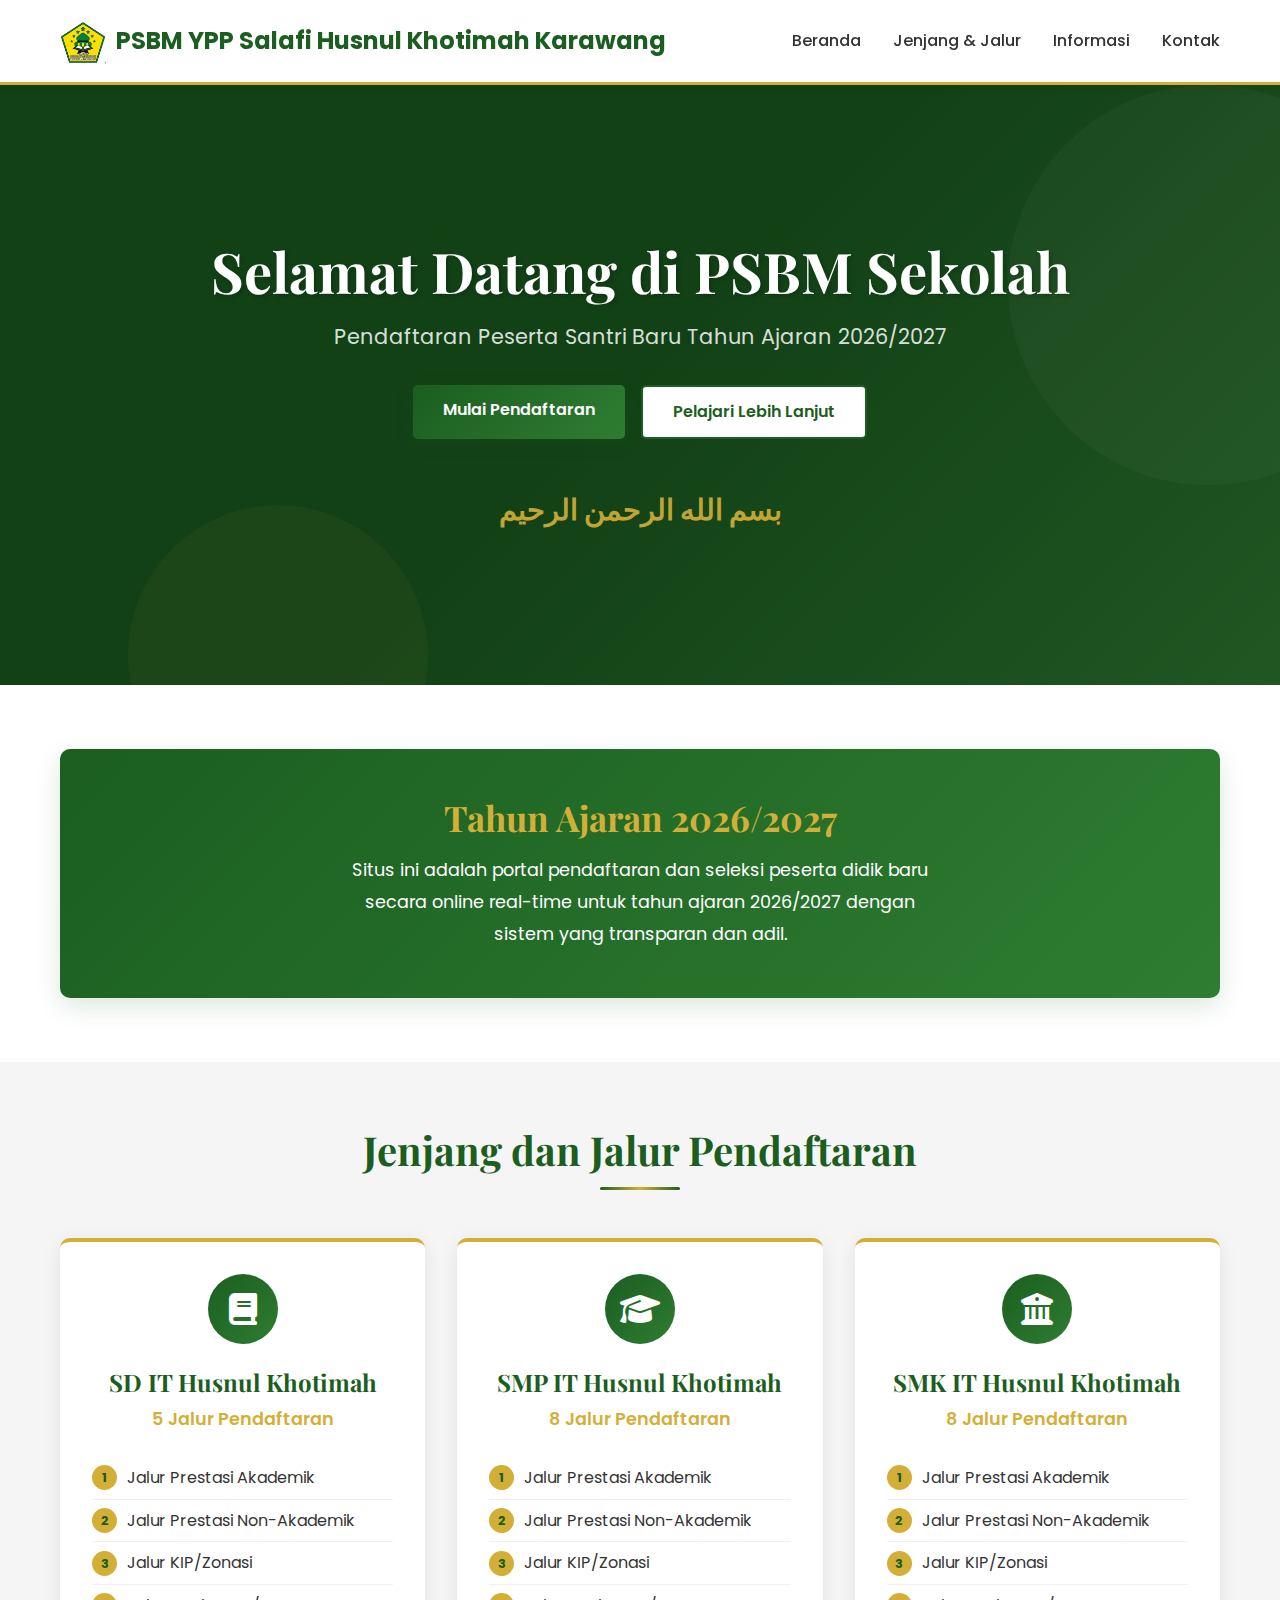
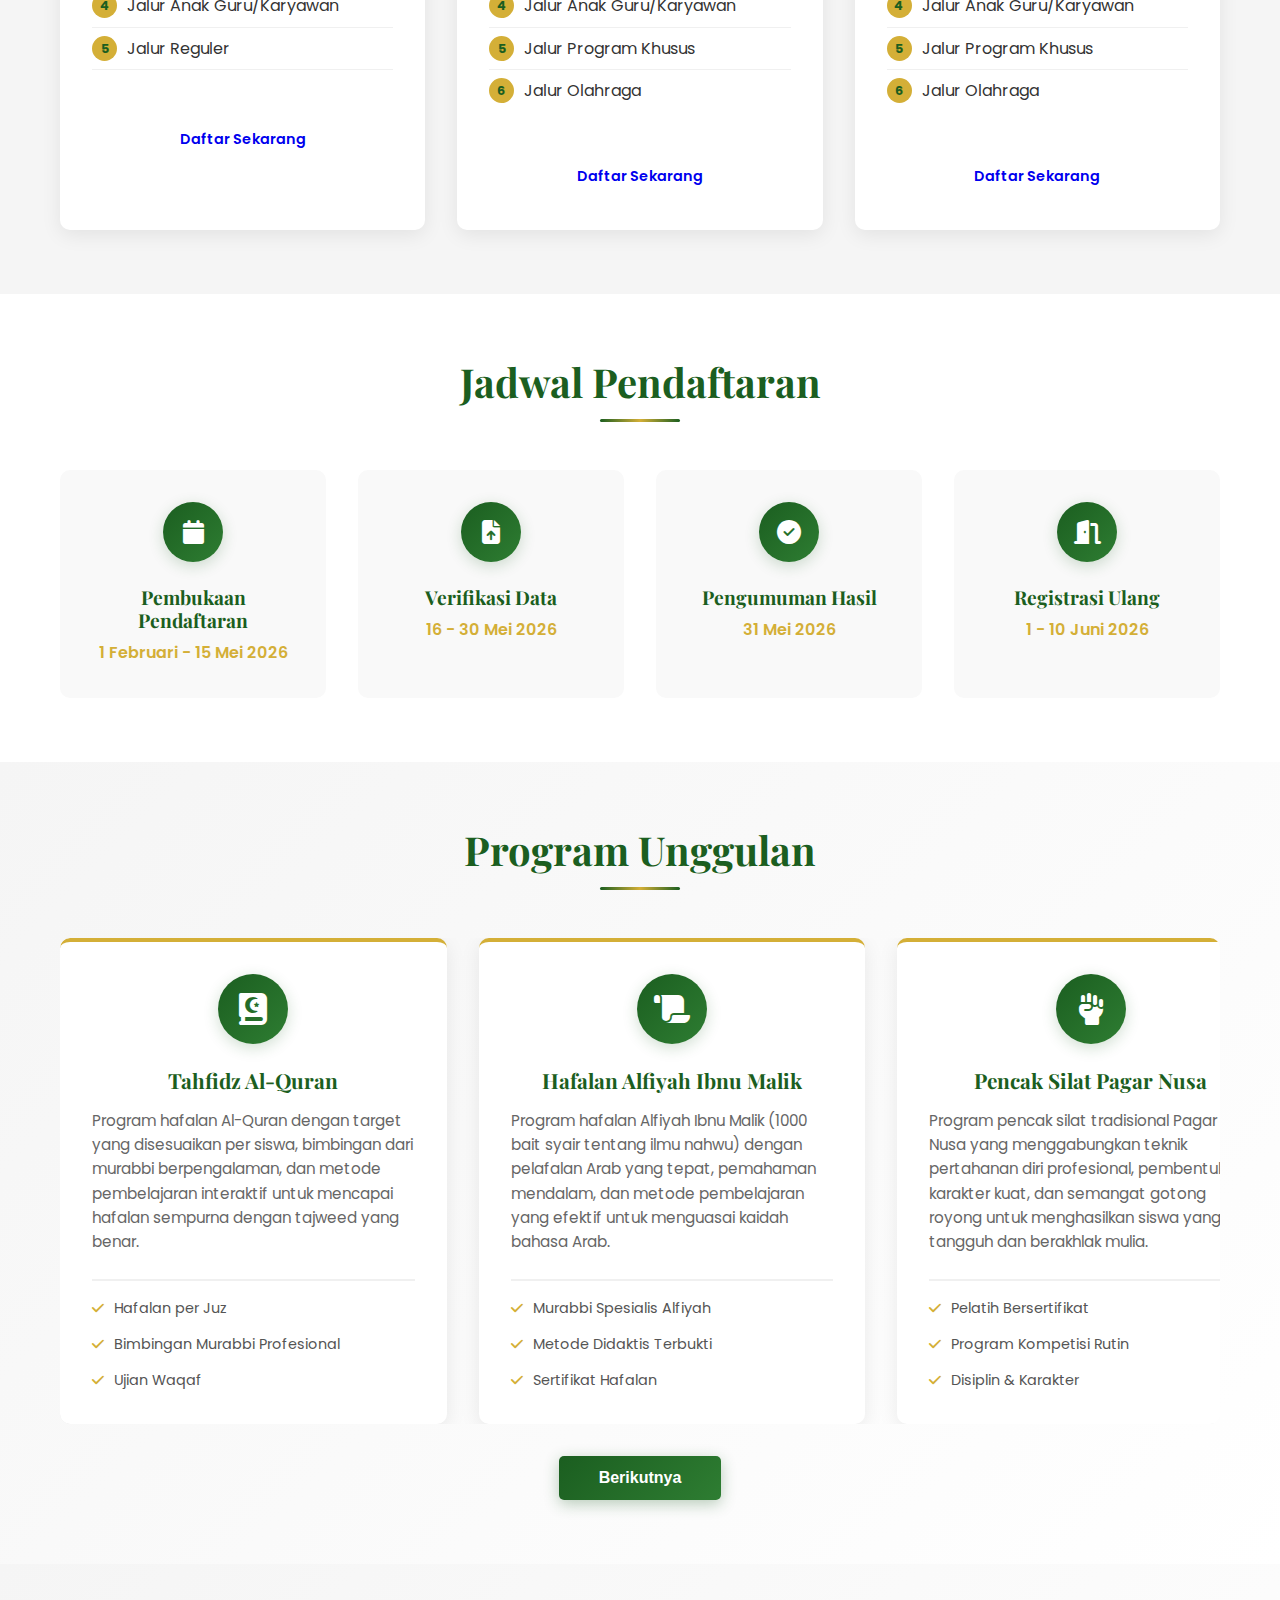
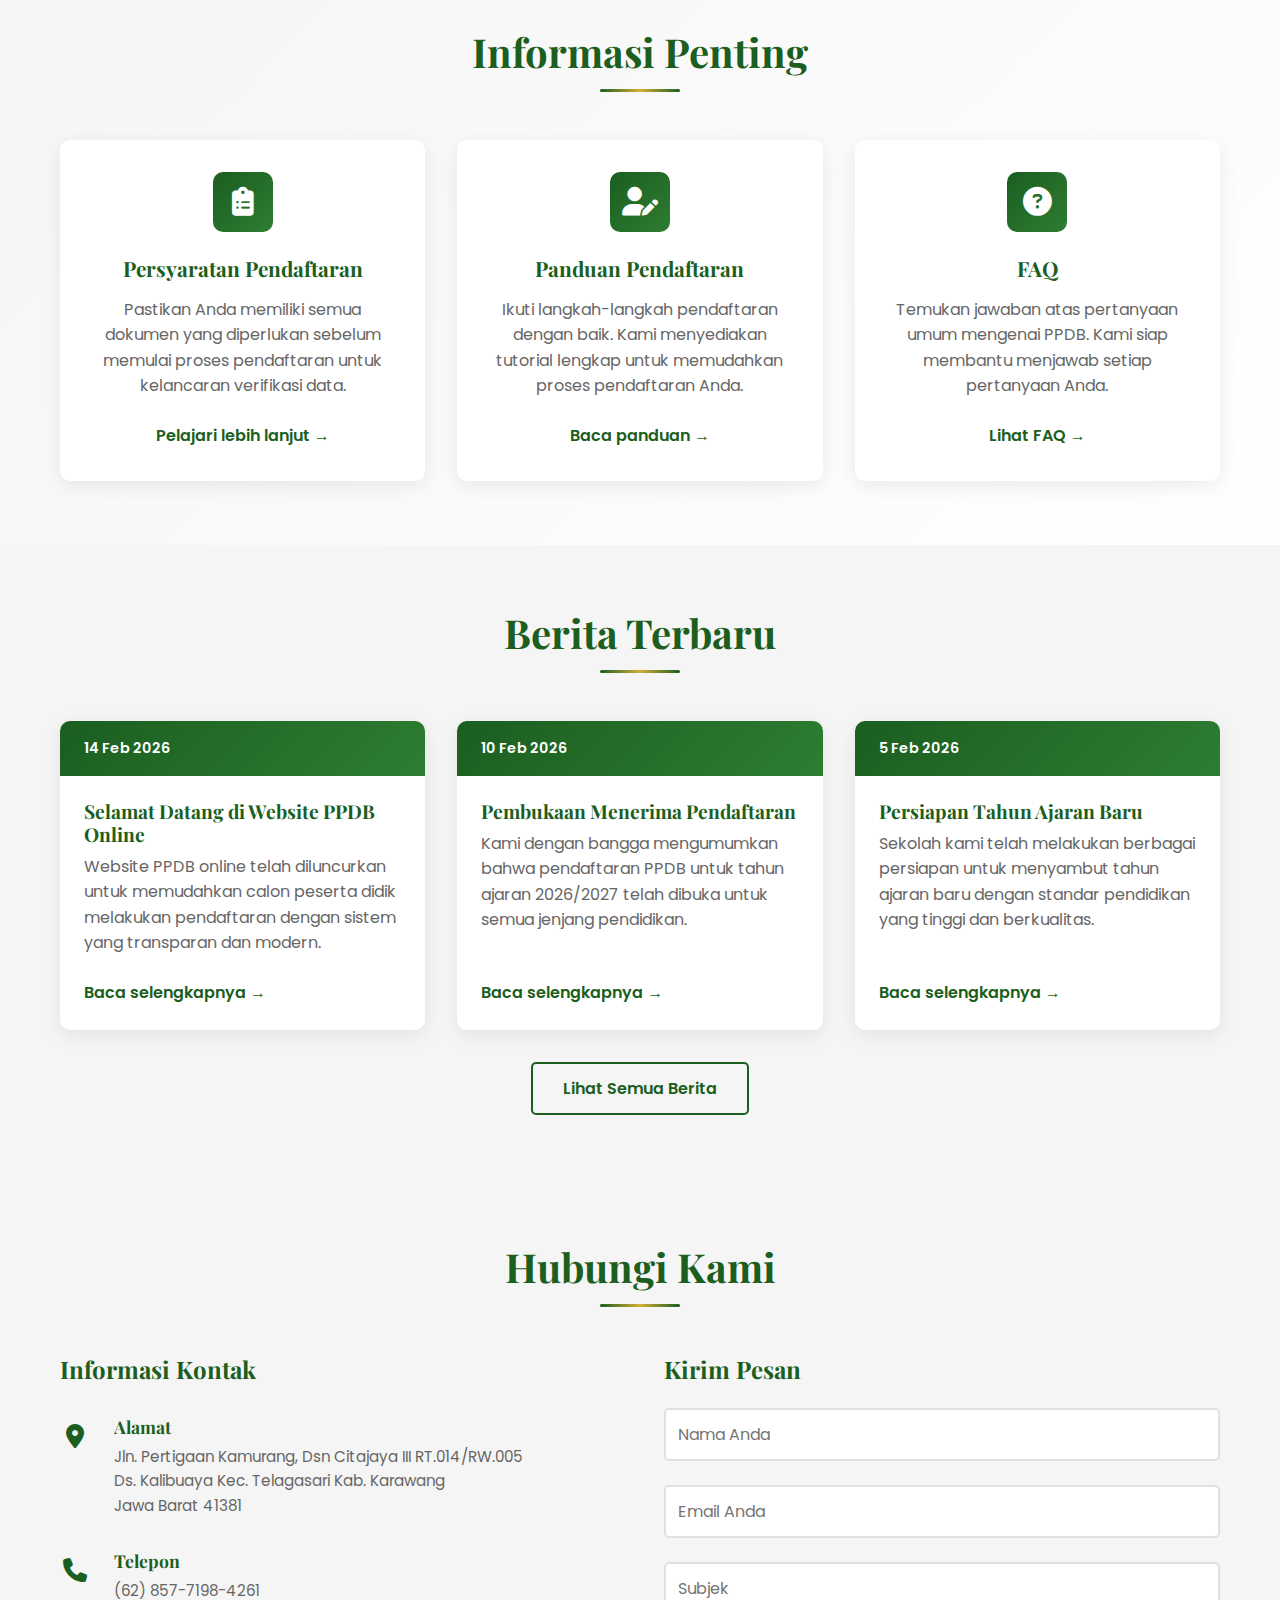
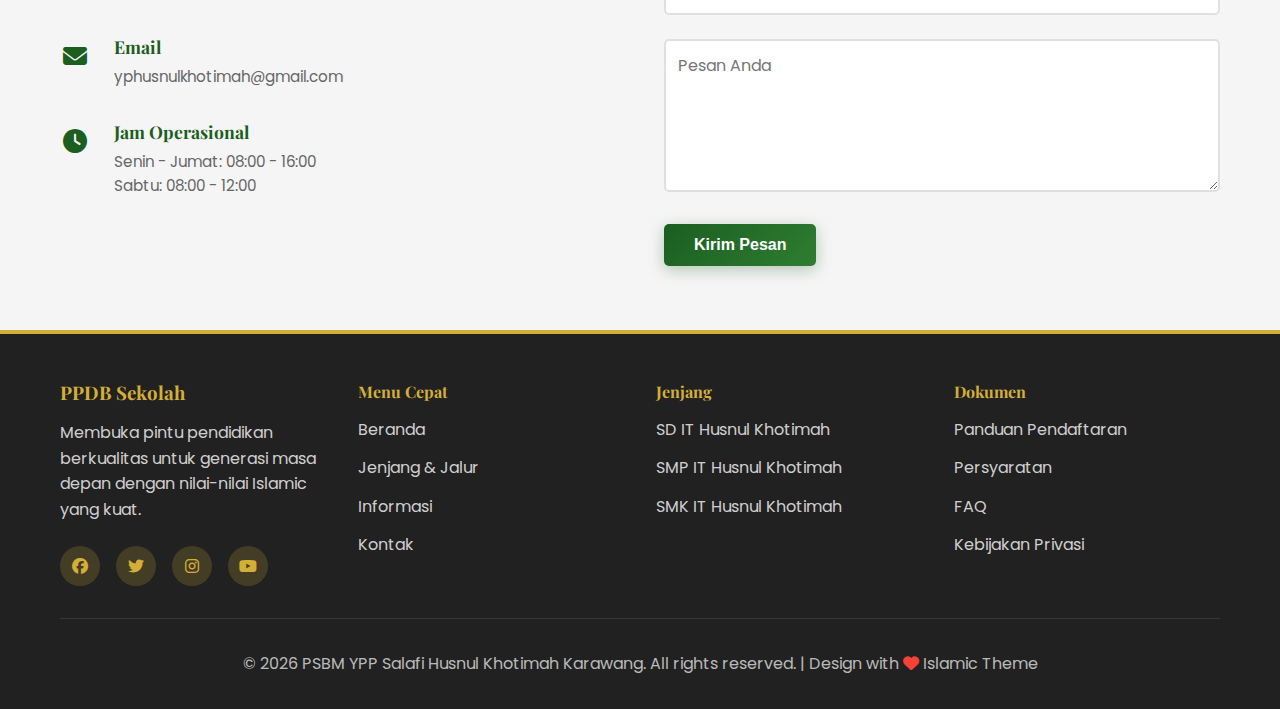
<file: index.html>
<!DOCTYPE html>
<html lang="id">
<head>
    <meta charset="UTF-8">
    <meta name="viewport" content="width=device-width, initial-scale=1.0">
    <title>PSBM Sekolah - Pendaftaran Penerimaan Santri Baru </title>
    <link rel="stylesheet" href="css/style.css">
    <link rel="stylesheet" href="https://cdnjs.cloudflare.com/ajax/libs/font-awesome/6.4.0/css/all.min.css">
    <link href="https://fonts.googleapis.com/css2?family=Poppins:wght@300;400;500;600;700&family=Playfair+Display:wght@700&display=swap" rel="stylesheet">
</head>
<body> 
    <!-- Header/Navbar -->
    <header class="navbar">
        <div class="container">
            <div class="navbar-content">
                <div class="logo">
                    <img src="logo/logo yayasan.jpg" alt="Logo PPDB" class="logo-img">
                    <span>PSBM YPP Salafi Husnul Khotimah Karawang</span>
                </div>
                <nav class="nav-menu" id="navMenu">
                    <ul>
                        <li><a href="#home">Beranda</a></li>
                        <li><a href="#jenjang">Jenjang & Jalur</a></li>
                        <li><a href="#info">Informasi</a></li>
                        <li><a href="#kontak">Kontak</a></li>
                    </ul>
                </nav>
                <div class="hamburger" id="hamburger">
                    <span></span>
                    <span></span>
                    <span></span>
                </div>
            </div>
        </div>
    </header>

    <!-- Hero Section -->
    <section class="hero" id="home">
        <div class="hero-overlay"></div>
        <div class="container">
            <div class="hero-content">
                <h1 class="hero-title">Selamat Datang di PSBM Sekolah</h1>
                <p class="hero-subtitle">Pendaftaran Peserta Santri Baru Tahun Ajaran 2026/2027</p>
                <div class="hero-cta">
                    <a href="#daftar" class="btn btn-primary">Mulai Pendaftaran</a>
                    <a href="#info" class="btn btn-secondary">Pelajari Lebih Lanjut</a>
                </div>
                <div class="islamic-ornament">
                    <p>بسم الله الرحمن الرحيم</p>
                </div>
            </div>
        </div>
    </section>

    <!-- Info Tahun Ajaran -->
    <section class="ajaran-section">
        <div class="container">
            <div class="ajaran-card">
                <h2>Tahun Ajaran 2026/2027</h2>
                <p>Situs ini adalah portal pendaftaran dan seleksi peserta didik baru secara online real-time untuk tahun ajaran 2026/2027 dengan sistem yang transparan dan adil.</p>
            </div>
        </div>
    </section>

    <!-- Jenjang dan Jalur Pendaftaran -->
    <section class="jenjang-section" id="jenjang">
        <div class="container">
            <h2 class="section-title">Jenjang dan Jalur Pendaftaran</h2>
            <div class="jenjang-grid">
                <!-- SD IT -->
                <div class="jenjang-card">
                    <div class="jenjang-icon">
                        <i class="fas fa-book"></i>
                    </div>
                    <h3>SD IT Husnul Khotimah</h3>
                    <p class="jenjang-info">5 Jalur Pendaftaran</p>
                    <ul class="jalur-list">
                        <li><span class="jalur-num">1</span>Jalur Prestasi Akademik</li>
                        <li><span class="jalur-num">2</span>Jalur Prestasi Non-Akademik</li>
                        <li><span class="jalur-num">3</span>Jalur KIP/Zonasi</li>
                        <li><span class="jalur-num">4</span>Jalur Anak Guru/Karyawan</li>
                        <li><span class="jalur-num">5</span>Jalur Reguler</li>
                    </ul>
                    <a href="pendaftaran.html?jenjang=sd%20it" class="btn btn-small">Daftar Sekarang</a>
                </div>

                <!-- SMP IT -->
                <div class="jenjang-card">
                    <div class="jenjang-icon">
                        <i class="fas fa-graduation-cap"></i>
                    </div>
                    <h3>SMP IT Husnul Khotimah</h3>
                    <p class="jenjang-info">8 Jalur Pendaftaran</p>
                    <ul class="jalur-list">
                        <li><span class="jalur-num">1</span>Jalur Prestasi Akademik</li>
                        <li><span class="jalur-num">2</span>Jalur Prestasi Non-Akademik</li>
                        <li><span class="jalur-num">3</span>Jalur KIP/Zonasi</li>
                        <li><span class="jalur-num">4</span>Jalur Anak Guru/Karyawan</li>
                        <li><span class="jalur-num">5</span>Jalur Program Khusus</li>
                        <li><span class="jalur-num">6</span>Jalur Olahraga</li>
                        <li><span class="jalur-num">7</span>Jalur Al-Qur'an</li>
                        <li><span class="jalur-num">8</span>Jalur Reguler</li>
                    </ul>
                    <a href="pendaftaran.html?jenjang=smp%20it" class="btn btn-small">Daftar Sekarang</a>
                </div>

                <!-- SMK IT -->
                <div class="jenjang-card">
                    <div class="jenjang-icon">
                        <i class="fas fa-university"></i>
                    </div>
                    <h3>SMK IT Husnul Khotimah</h3>
                    <p class="jenjang-info">8 Jalur Pendaftaran</p>
                    <ul class="jalur-list">
                        <li><span class="jalur-num">1</span>Jalur Prestasi Akademik</li>
                        <li><span class="jalur-num">2</span>Jalur Prestasi Non-Akademik</li>
                        <li><span class="jalur-num">3</span>Jalur KIP/Zonasi</li>
                        <li><span class="jalur-num">4</span>Jalur Anak Guru/Karyawan</li>
                        <li><span class="jalur-num">5</span>Jalur Program Khusus</li>
                        <li><span class="jalur-num">6</span>Jalur Olahraga</li>
                        <li><span class="jalur-num">7</span>Jalur Al-Qur'an</li>
                        <li><span class="jalur-num">8</span>Jalur Reguler</li>
                    </ul>
                    <a href="pendaftaran.html?jenjang=smk%20it" class="btn btn-small">Daftar Sekarang</a>
                </div>
            </div>
        </div>
    </section>

    <!-- Timeline Pendaftaran -->
    <section class="timeline-section">
        <div class="container">
            <h2 class="section-title">Jadwal Pendaftaran</h2>
            <div class="timeline">
                <div class="timeline-item">
                    <div class="timeline-marker">
                        <i class="fas fa-calendar"></i>
                    </div>
                    <h3>Pembukaan Pendaftaran</h3>
                    <p>1 Februari - 15 Mei 2026</p>
                </div>
                <div class="timeline-item">
                    <div class="timeline-marker">
                        <i class="fas fa-file-upload"></i>
                    </div>
                    <h3>Verifikasi Data</h3>
                    <p>16 - 30 Mei 2026</p>
                </div>
                <div class="timeline-item">
                    <div class="timeline-marker">
                        <i class="fas fa-check-circle"></i>
                    </div>
                    <h3>Pengumuman Hasil</h3>
                    <p>31 Mei 2026</p>
                </div>
                <div class="timeline-item">
                    <div class="timeline-marker">
                        <i class="fas fa-door-open"></i>
                    </div>
                    <h3>Registrasi Ulang</h3>
                    <p>1 - 10 Juni 2026</p>
                </div>
            </div>
        </div>
    </section>

    <!-- Program Unggulan -->
    <section class="program-section">
        <div class="container">
            <h2 class="section-title">Program Unggulan</h2>
            
            <div class="program-carousel">
                <div class="programs-wrapper">
                    <div class="programs-container" id="programsContainer">
                        <!-- Program 1 -->
                        <div class="program-card">
                            <div class="program-icon">
                                <i class="fas fa-quran"></i>
                            </div>
                            <h3>Tahfidz Al-Quran</h3>
                            <p>Program hafalan Al-Quran dengan target yang disesuaikan per siswa, bimbingan dari murabbi berpengalaman, dan metode pembelajaran interaktif untuk mencapai hafalan sempurna dengan tajweed yang benar.</p>
                            <div class="program-features">
                                <span><i class="fas fa-check"></i> Hafalan per Juz</span>
                                <span><i class="fas fa-check"></i> Bimbingan Murabbi Profesional</span>
                                <span><i class="fas fa-check"></i> Ujian Waqaf</span>
                            </div>
                        </div>

                        <!-- Program 2 -->
                        <div class="program-card">
                            <div class="program-icon">
                                <i class="fas fa-scroll"></i>
                            </div>
                            <h3>Hafalan Alfiyah Ibnu Malik</h3>
                            <p>Program hafalan Alfiyah Ibnu Malik (1000 bait syair tentang ilmu nahwu) dengan pelafalan Arab yang tepat, pemahaman mendalam, dan metode pembelajaran yang efektif untuk menguasai kaidah bahasa Arab.</p>
                            <div class="program-features">
                                <span><i class="fas fa-check"></i> Murabbi Spesialis Alfiyah</span>
                                <span><i class="fas fa-check"></i> Metode Didaktis Terbukti</span>
                                <span><i class="fas fa-check"></i> Sertifikat Hafalan</span>
                            </div>
                        </div>

                        <!-- Program 3 -->
                        <div class="program-card">
                            <div class="program-icon">
                                <i class="fas fa-fist-raised"></i>
                            </div>
                            <h3>Pencak Silat Pagar Nusa</h3>
                            <p>Program pencak silat tradisional Pagar Nusa yang menggabungkan teknik pertahanan diri profesional, pembentukan karakter kuat, dan semangat gotong royong untuk menghasilkan siswa yang tangguh dan berakhlak mulia.</p>
                            <div class="program-features">
                                <span><i class="fas fa-check"></i> Pelatih Bersertifikat</span>
                                <span><i class="fas fa-check"></i> Program Kompetisi Rutin</span>
                                <span><i class="fas fa-check"></i> Disiplin & Karakter</span>
                            </div>
                        </div>

                        <!-- Program 4 -->
                        <div class="program-card">
                            <div class="program-icon">
                                <i class="fas fa-laptop"></i>
                            </div>
                            <h3>Kursus Komputer Bersertifikat Gratis</h3>
                            <p>Program pelatihan komputer dari dasar hingga advanced dengan sertifikat yang diakui industri, magang langsung di perusahaan, dan pembelajaran praktis dengan expert trainer berpengalaman.</p>
                            <div class="program-features">
                                <span><i class="fas fa-check"></i> Sertifikat Internasional</span>
                                <span><i class="fas fa-check"></i> Magang Industri</span>
                                <span><i class="fas fa-check"></i> Expert Trainer</span>
                            </div>
                        </div>

                        <!-- Program 5 -->
                        <div class="program-card">
                            <div class="program-icon">
                                <i class="fas fa-futbol"></i>
                            </div>
                            <h3>Sepak Bola</h3>
                            <p>Program pengembangan keterampilan sepak bola dengan pelatih profesional bersertifikat, program latihan terstruktur dan terukur, serta peluang mengikuti kompetisi tingkat lokal dan nasional.</p>
                            <div class="program-features">
                                <span><i class="fas fa-check"></i> Pelatih Profesional</span>
                                <span><i class="fas fa-check"></i> Latihan Terstruktur</span>
                                <span><i class="fas fa-check"></i> Kompetisi Rutin</span>
                            </div>
                        </div>
                    </div>
                </div>
            </div>

            <!-- Next Button -->
            <div class="button-container">
                <button class="btn-next" id="nextBttn">Berikutnya</button>
            </div>
        </div>
    </section>

    <!-- Informasi -->
    <section class="info-section" id="info">
        <div class="container">
            <h2 class="section-title">Informasi Penting</h2>
            <div class="info-grid">
                <div class="info-card">
                    <div class="info-icon">
                        <i class="fas fa-clipboard-list"></i>
                    </div>
                    <h3>Persyaratan Pendaftaran</h3>
                    <p>Pastikan Anda memiliki semua dokumen yang diperlukan sebelum memulai proses pendaftaran untuk kelancaran verifikasi data.</p>
                    <a href="persyaratan.html" class="link-arrow">Pelajari lebih lanjut →</a>
                </div>
                <div class="info-card">
                    <div class="info-icon">
                        <i class="fas fa-user-edit"></i>
                    </div>
                    <h3>Panduan Pendaftaran</h3>
                    <p>Ikuti langkah-langkah pendaftaran dengan baik. Kami menyediakan tutorial lengkap untuk memudahkan proses pendaftaran Anda.</p>
                    <a href="panduan.html" class="link-arrow">Baca panduan →</a>
                </div>
                <div class="info-card">
                    <div class="info-icon">
                        <i class="fas fa-question-circle"></i>
                    </div>
                    <h3>FAQ</h3>
                    <p>Temukan jawaban atas pertanyaan umum mengenai PPDB. Kami siap membantu menjawab setiap pertanyaan Anda.</p>
                    <a href="faq.html" class="link-arrow">Lihat FAQ →</a>
                </div>
            </div>
        </div>
    </section>

    <!-- News Section -->
    <section class="news-section">
        <div class="container">
            <h2 class="section-title">Berita Terbaru</h2>
            <div class="news-grid">
                <article class="news-card">
                    <div class="news-date">14 Feb 2026</div>
                    <h3>Selamat Datang di Website PPDB Online</h3>
                    <p>Website PPDB online telah diluncurkan untuk memudahkan calon peserta didik melakukan pendaftaran dengan sistem yang transparan dan modern.</p>
                    <a href="#" class="read-more">Baca selengkapnya →</a>
                </article>
                <article class="news-card">
                    <div class="news-date">10 Feb 2026</div>
                    <h3>Pembukaan Menerima Pendaftaran</h3>
                    <p>Kami dengan bangga mengumumkan bahwa pendaftaran PPDB untuk tahun ajaran 2026/2027 telah dibuka untuk semua jenjang pendidikan.</p>
                    <a href="#" class="read-more">Baca selengkapnya →</a>
                </article>
                <article class="news-card">
                    <div class="news-date">5 Feb 2026</div>
                    <h3>Persiapan Tahun Ajaran Baru</h3>
                    <p>Sekolah kami telah melakukan berbagai persiapan untuk menyambut tahun ajaran baru dengan standar pendidikan yang tinggi dan berkualitas.</p>
                    <a href="#" class="read-more">Baca selengkapnya →</a>
                </article>
            </div>
            <div class="view-all">
                <a href="#" class="btn btn-outline">Lihat Semua Berita</a>
            </div>
        </div>
    </section>

    <!-- Info & Kontak -->
    <section class="kontak-section" id="kontak">
        <div class="container">
            <h2 class="section-title">Hubungi Kami</h2>
            <div class="kontak-grid">
                <div class="kontak-info">
                    <h3>Informasi Kontak</h3>
                    <div class="kontak-item">
                        <i class="fas fa-map-marker-alt"></i>
                        <div>
                            <h4>Alamat</h4>
                            <p>Jln. Pertigaan Kamurang, Dsn Citajaya III RT.014/RW.005<br>Ds. Kalibuaya Kec. Telagasari Kab. Karawang<br>Jawa Barat 41381</p>
                        </div>
                    </div>
                    <div class="kontak-item">
                        <i class="fas fa-phone"></i>
                        <div>
                            <h4>Telepon</h4>
                            <p>(62) 857-7198-4261</p>
                        </div>
                    </div>
                    <div class="kontak-item">
                        <i class="fas fa-envelope"></i>
                        <div>
                            <h4>Email</h4>
                            <p>yphusnulkhotimah@gmail.com</p>
                        </div>
                    </div>
                    <div class="kontak-item">
                        <i class="fas fa-clock"></i>
                        <div>
                            <h4>Jam Operasional</h4>
                            <p>Senin - Jumat: 08:00 - 16:00<br>Sabtu: 08:00 - 12:00</p>
                        </div>
                    </div>
                </div>
                <div class="kontak-form">
                    <h3>Kirim Pesan</h3>
                    <form id="kontakForm">
                        <input type="text" placeholder="Nama Anda" required>
                        <input type="email" placeholder="Email Anda" required>
                        <input type="text" placeholder="Subjek" required>
                        <textarea placeholder="Pesan Anda" rows="5" required></textarea>
                        <button type="submit" class="btn btn-primary">Kirim Pesan</button>
                    </form>
                </div>
            </div>
        </div>
    </section>

    <!-- Footer -->
    <footer class="footer">
        <div class="container">
            <div class="footer-content">
                <div class="footer-section">
                    <h3>PPDB Sekolah</h3>
                    <p>Membuka pintu pendidikan berkualitas untuk generasi masa depan dengan nilai-nilai Islamic yang kuat.</p>
                    <div class="social-links">
                        <a href="#" title="Facebook"><i class="fab fa-facebook"></i></a>
                        <a href="#" title="Twitter"><i class="fab fa-twitter"></i></a>
                        <a href="#" title="Instagram"><i class="fab fa-instagram"></i></a>
                        <a href="#" title="YouTube"><i class="fab fa-youtube"></i></a>
                    </div>
                </div>
                <div class="footer-section">
                    <h4>Menu Cepat</h4>
                    <ul>
                        <li><a href="#home">Beranda</a></li>
                        <li><a href="#jenjang">Jenjang & Jalur</a></li>
                        <li><a href="#info">Informasi</a></li>
                        <li><a href="#kontak">Kontak</a></li>
                    </ul>
                </div>
                <div class="footer-section">
                    <h4>Jenjang</h4>
                    <ul>
                        <li><a href="#">SD IT Husnul Khotimah</a></li>
                        <li><a href="#">SMP IT Husnul Khotimah</a></li>
                        <li><a href="#">SMK IT Husnul Khotimah</a></li>
                    </ul>
                </div>
                <div class="footer-section">
                    <h4>Dokumen</h4>
                    <ul>
                        <li><a href="panduan.html">Panduan Pendaftaran</a></li>
                        <li><a href="persyaratan.html">Persyaratan</a></li>
                        <li><a href="faq.html">FAQ</a></li>
                        <li><a href="#">Kebijakan Privasi</a></li>
                    </ul>
                </div>
            </div>
            <div class="footer-bottom">
                <p>&copy; 2026 PSBM YPP Salafi Husnul Khotimah Karawang. All rights reserved. | Design with <i class="fas fa-heart"></i> Islamic Theme</p>
            </div>
        </div>
    </footer>

    <script src="js/script.js"></script>
</body>
</html>
</file>
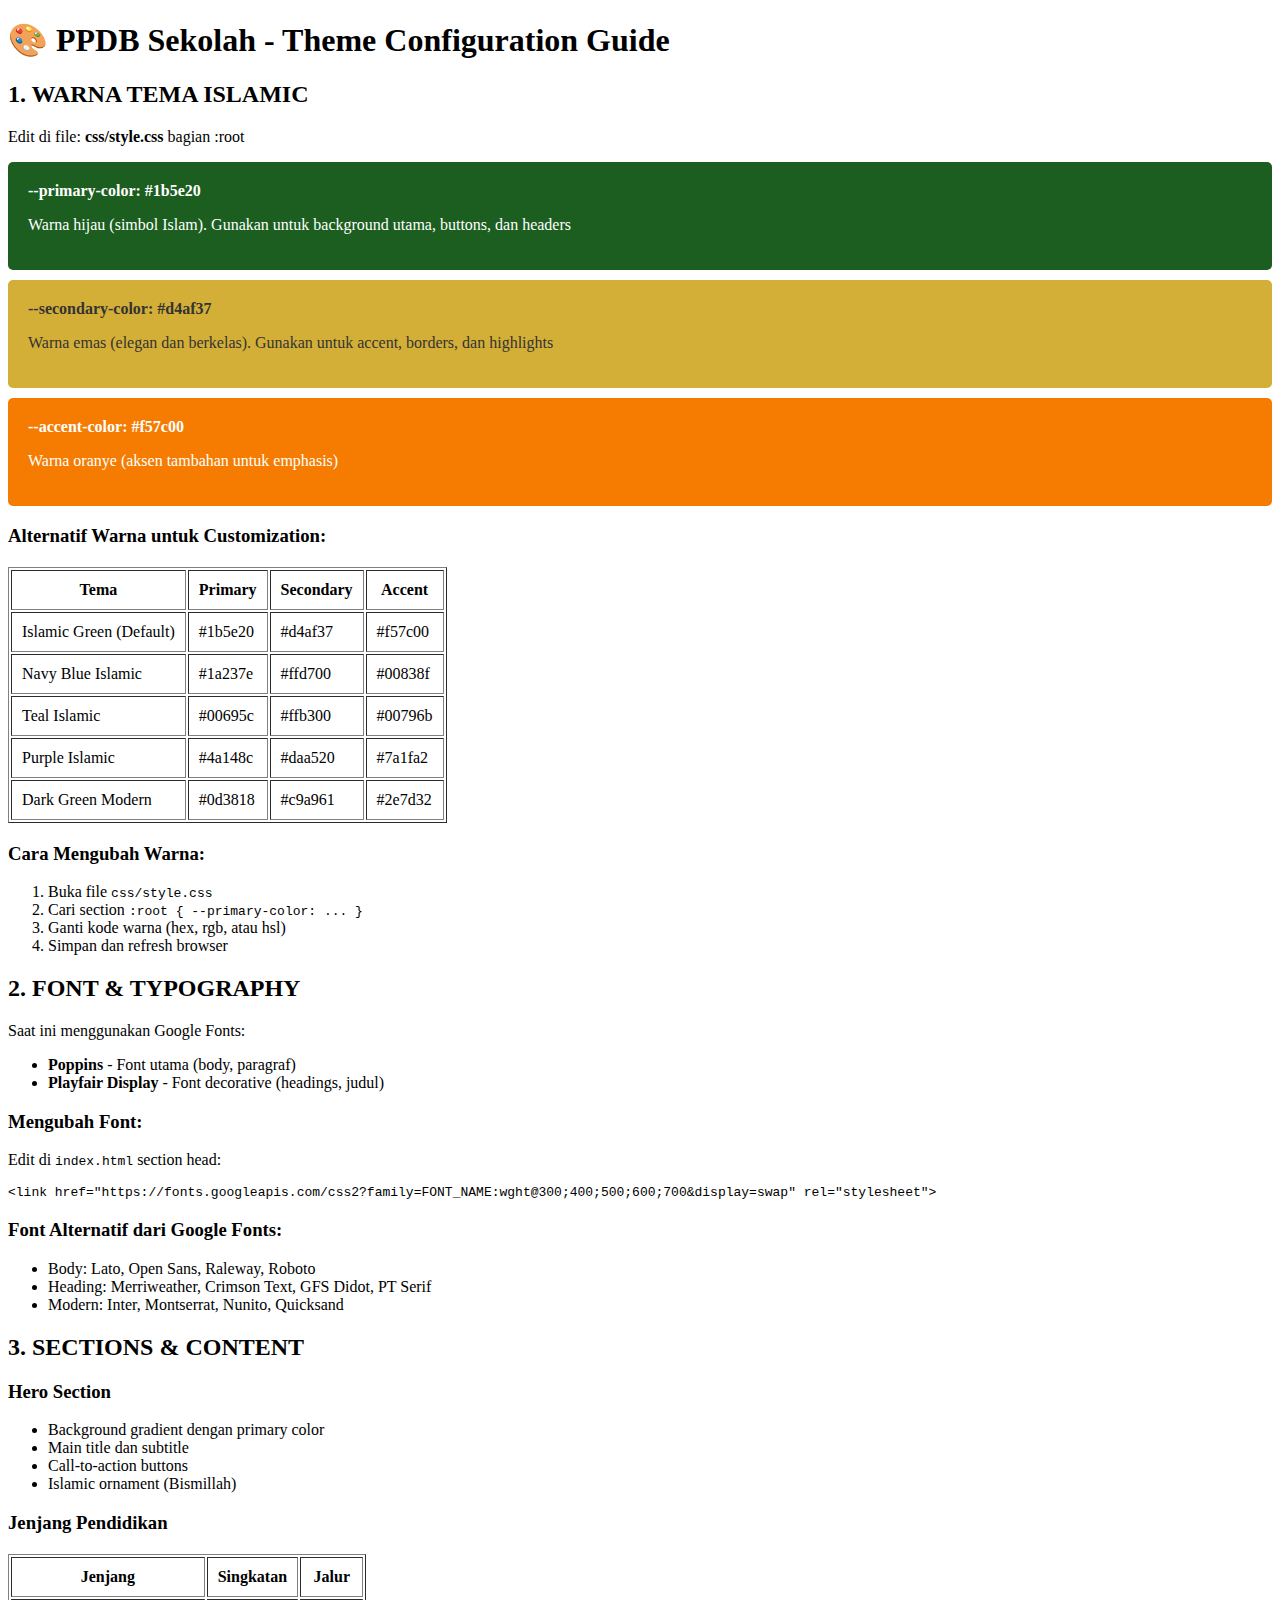
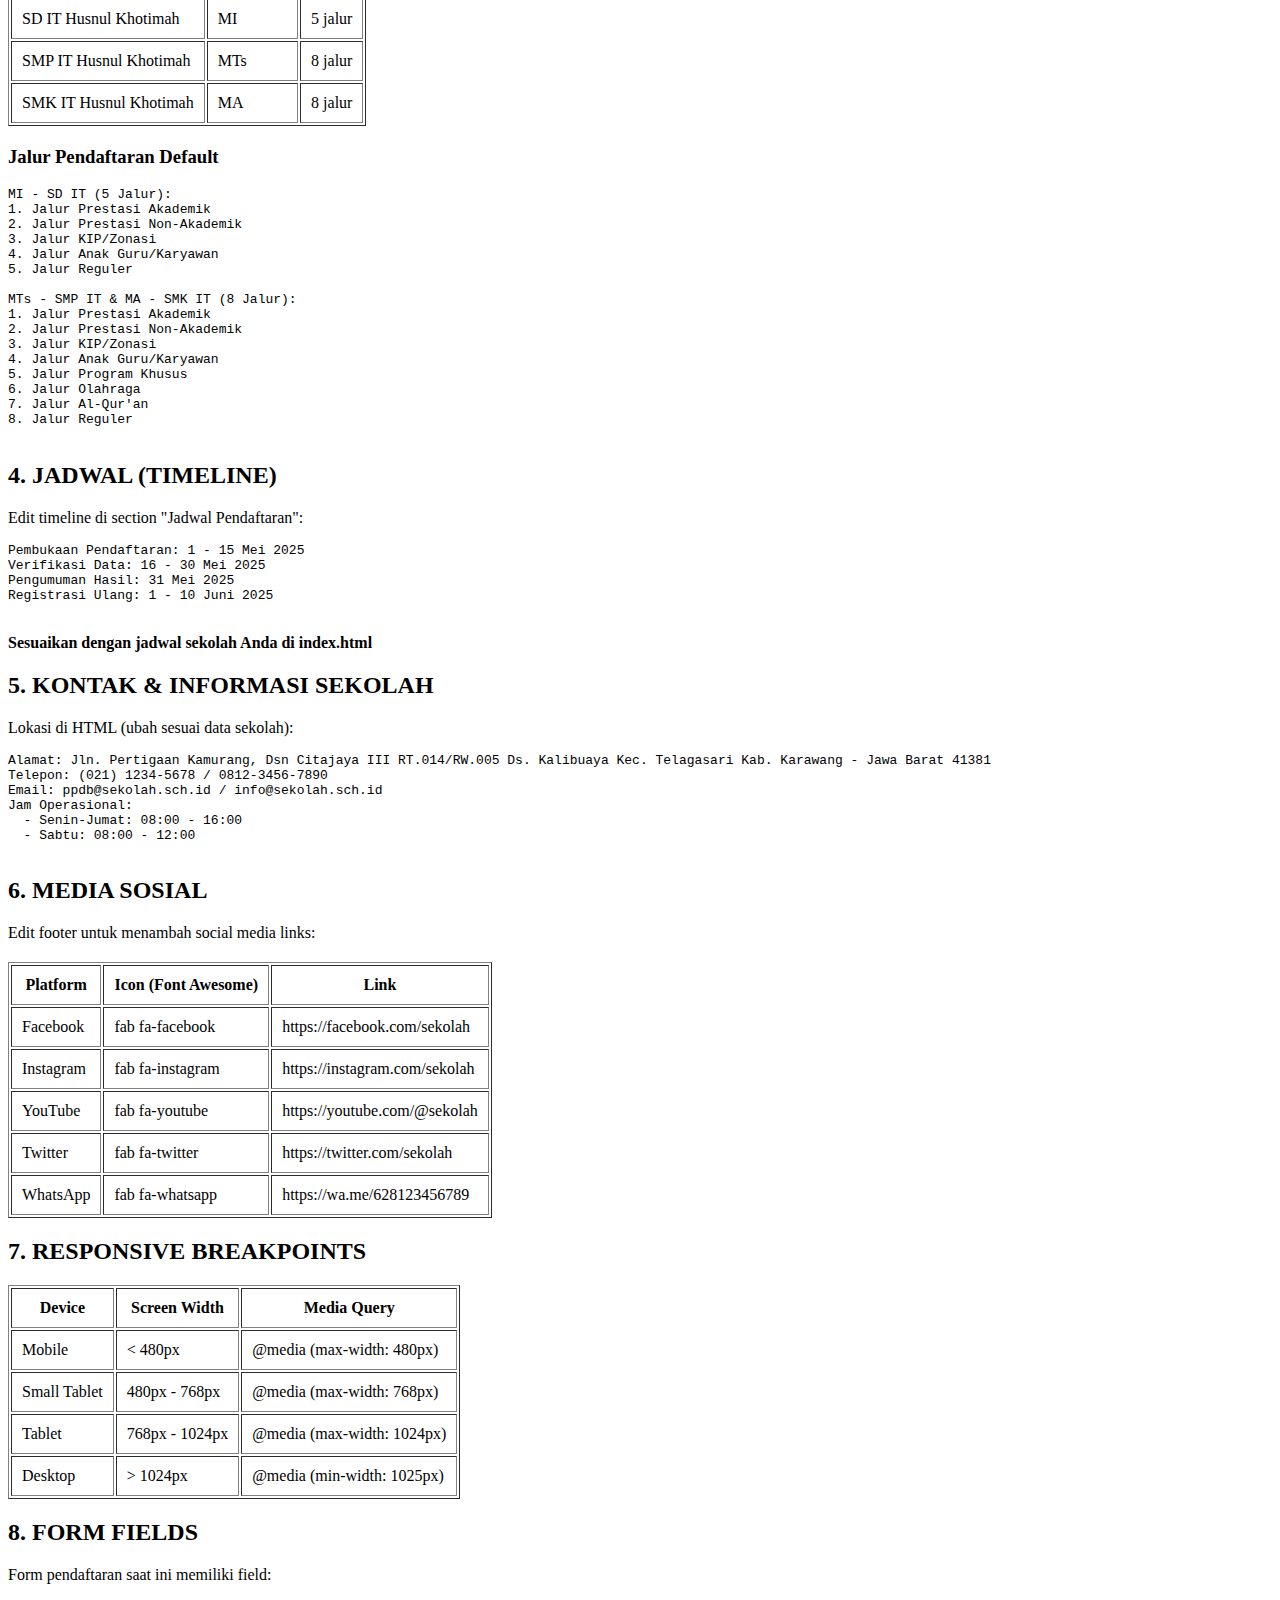
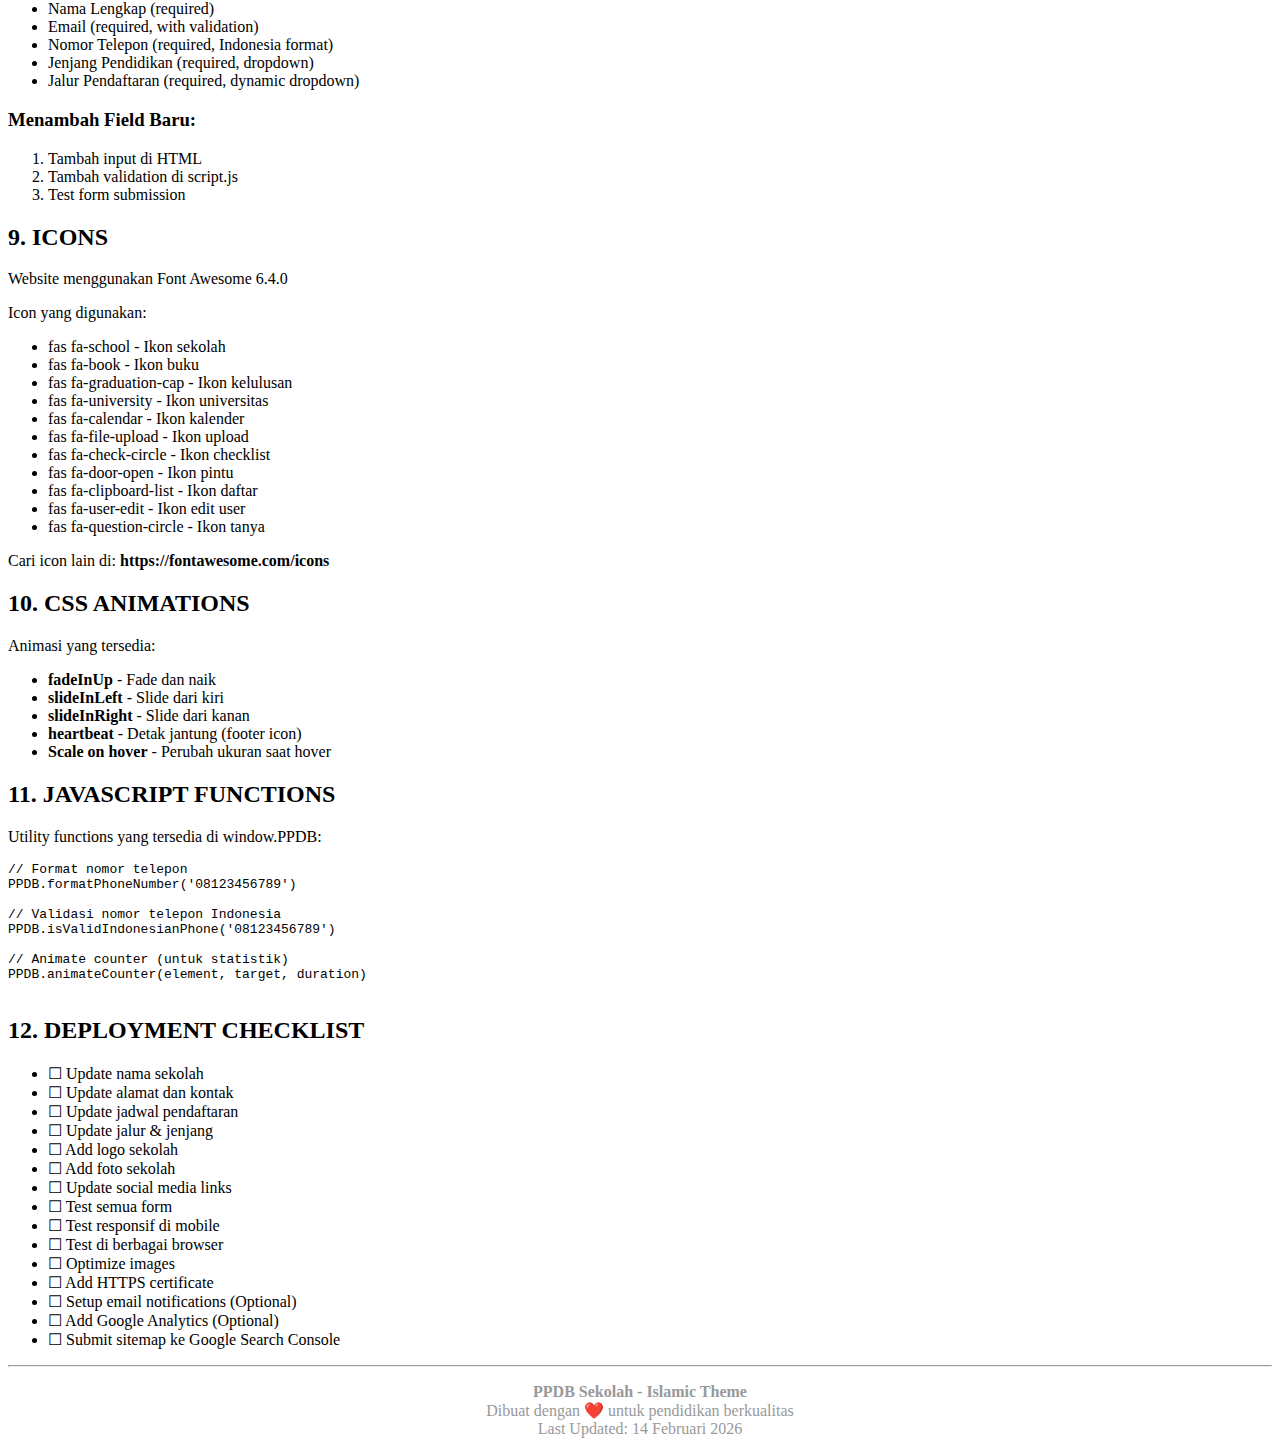
<file: CONFIGURATION.html>
<!-- 
PPDB Sekolah - Theme Configuration File
Gunakan file ini sebagai referensi untuk mengkustomisasi website Anda
Last Updated: 14 Februari 2026
-->

<!DOCTYPE html>
<html lang="id">
<head>
    <meta charset="UTF-8">
    <title>PPDB - Tema Configuration</title>
</head>
<body>
    <h1>🎨 PPDB Sekolah - Theme Configuration Guide</h1>

    <section>
        <h2>1. WARNA TEMA ISLAMIC</h2>
        <p>Edit di file: <strong>css/style.css</strong> bagian :root</p>
        
        <div style="background: #1b5e20; color: white; padding: 20px; margin: 10px 0; border-radius: 5px;">
            <strong>--primary-color: #1b5e20</strong>
            <p>Warna hijau (simbol Islam). Gunakan untuk background utama, buttons, dan headers</p>
        </div>

        <div style="background: #d4af37; color: #333; padding: 20px; margin: 10px 0; border-radius: 5px;">
            <strong>--secondary-color: #d4af37</strong>
            <p>Warna emas (elegan dan berkelas). Gunakan untuk accent, borders, dan highlights</p>
        </div>

        <div style="background: #f57c00; color: white; padding: 20px; margin: 10px 0; border-radius: 5px;">
            <strong>--accent-color: #f57c00</strong>
            <p>Warna oranye (aksen tambahan untuk emphasis)</p>
        </div>

        <h3>Alternatif Warna untuk Customization:</h3>
        <table border="1" cellpadding="10" style="margin: 20px 0;">
            <tr>
                <th>Tema</th>
                <th>Primary</th>
                <th>Secondary</th>
                <th>Accent</th>
            </tr>
            <tr>
                <td>Islamic Green (Default)</td>
                <td>#1b5e20</td>
                <td>#d4af37</td>
                <td>#f57c00</td>
            </tr>
            <tr>
                <td>Navy Blue Islamic</td>
                <td>#1a237e</td>
                <td>#ffd700</td>
                <td>#00838f</td>
            </tr>
            <tr>
                <td>Teal Islamic</td>
                <td>#00695c</td>
                <td>#ffb300</td>
                <td>#00796b</td>
            </tr>
            <tr>
                <td>Purple Islamic</td>
                <td>#4a148c</td>
                <td>#daa520</td>
                <td>#7a1fa2</td>
            </tr>
            <tr>
                <td>Dark Green Modern</td>
                <td>#0d3818</td>
                <td>#c9a961</td>
                <td>#2e7d32</td>
            </tr>
        </table>

        <h3>Cara Mengubah Warna:</h3>
        <ol>
            <li>Buka file <code>css/style.css</code></li>
            <li>Cari section <code>:root { --primary-color: ... }</code></li>
            <li>Ganti kode warna (hex, rgb, atau hsl)</li>
            <li>Simpan dan refresh browser</li>
        </ol>
    </section>

    <section>
        <h2>2. FONT & TYPOGRAPHY</h2>
        <p>Saat ini menggunakan Google Fonts:</p>
        <ul>
            <li><strong>Poppins</strong> - Font utama (body, paragraf)</li>
            <li><strong>Playfair Display</strong> - Font decorative (headings, judul)</li>
        </ul>

        <h3>Mengubah Font:</h3>
        <p>Edit di <code>index.html</code> section head:</p>
        <pre>&lt;link href="https://fonts.googleapis.com/css2?family=FONT_NAME:wght@300;400;500;600;700&display=swap" rel="stylesheet"&gt;</pre>

        <h3>Font Alternatif dari Google Fonts:</h3>
        <ul>
            <li>Body: Lato, Open Sans, Raleway, Roboto</li>
            <li>Heading: Merriweather, Crimson Text, GFS Didot, PT Serif</li>
            <li>Modern: Inter, Montserrat, Nunito, Quicksand</li>
        </ul>
    </section>

    <section>
        <h2>3. SECTIONS & CONTENT</h2>

        <h3>Hero Section</h3>
        <ul>
            <li>Background gradient dengan primary color</li>
            <li>Main title dan subtitle</li>
            <li>Call-to-action buttons</li>
            <li>Islamic ornament (Bismillah)</li>
        </ul>

        <h3>Jenjang Pendidikan</h3>
        <table border="1" cellpadding="10" style="margin: 20px 0;">
            <tr>
                <th>Jenjang</th>
                <th>Singkatan</th>
                <th>Jalur</th>
            </tr>
            <tr>
                <td>SD IT Husnul Khotimah</td>
                <td>MI</td>
                <td>5 jalur</td>
            </tr>
            <tr>
                <td>SMP IT Husnul Khotimah</td>
                <td>MTs</td>
                <td>8 jalur</td>
            </tr>
            <tr>
                <td>SMK IT Husnul Khotimah</td>
                <td>MA</td>
                <td>8 jalur</td>
            </tr>
        </table>

        <h3>Jalur Pendaftaran Default</h3>
        <pre>
MI - SD IT (5 Jalur):
1. Jalur Prestasi Akademik
2. Jalur Prestasi Non-Akademik
3. Jalur KIP/Zonasi
4. Jalur Anak Guru/Karyawan
5. Jalur Reguler

MTs - SMP IT & MA - SMK IT (8 Jalur):
1. Jalur Prestasi Akademik
2. Jalur Prestasi Non-Akademik
3. Jalur KIP/Zonasi
4. Jalur Anak Guru/Karyawan
5. Jalur Program Khusus
6. Jalur Olahraga
7. Jalur Al-Qur'an
8. Jalur Reguler
        </pre>
    </section>

    <section>
        <h2>4. JADWAL (TIMELINE)</h2>
        <p>Edit timeline di section "Jadwal Pendaftaran":</p>
        <pre>
Pembukaan Pendaftaran: 1 - 15 Mei 2025
Verifikasi Data: 16 - 30 Mei 2025
Pengumuman Hasil: 31 Mei 2025
Registrasi Ulang: 1 - 10 Juni 2025
        </pre>
        <p><strong>Sesuaikan dengan jadwal sekolah Anda di index.html</strong></p>
    </section>

    <section>
        <h2>5. KONTAK & INFORMASI SEKOLAH</h2>
        <p>Lokasi di HTML (ubah sesuai data sekolah):</p>
        <pre>
Alamat: Jln. Pertigaan Kamurang, Dsn Citajaya III RT.014/RW.005 Ds. Kalibuaya Kec. Telagasari Kab. Karawang - Jawa Barat 41381
Telepon: (021) 1234-5678 / 0812-3456-7890
Email: ppdb@sekolah.sch.id / info@sekolah.sch.id
Jam Operasional: 
  - Senin-Jumat: 08:00 - 16:00
  - Sabtu: 08:00 - 12:00
        </pre>
    </section>

    <section>
        <h2>6. MEDIA SOSIAL</h2>
        <p>Edit footer untuk menambah social media links:</p>
        <table border="1" cellpadding="10" style="margin: 20px 0;">
            <tr>
                <th>Platform</th>
                <th>Icon (Font Awesome)</th>
                <th>Link</th>
            </tr>
            <tr>
                <td>Facebook</td>
                <td>fab fa-facebook</td>
                <td>https://facebook.com/sekolah</td>
            </tr>
            <tr>
                <td>Instagram</td>
                <td>fab fa-instagram</td>
                <td>https://instagram.com/sekolah</td>
            </tr>
            <tr>
                <td>YouTube</td>
                <td>fab fa-youtube</td>
                <td>https://youtube.com/@sekolah</td>
            </tr>
            <tr>
                <td>Twitter</td>
                <td>fab fa-twitter</td>
                <td>https://twitter.com/sekolah</td>
            </tr>
            <tr>
                <td>WhatsApp</td>
                <td>fab fa-whatsapp</td>
                <td>https://wa.me/628123456789</td>
            </tr>
        </table>
    </section>

    <section>
        <h2>7. RESPONSIVE BREAKPOINTS</h2>
        <table border="1" cellpadding="10" style="margin: 20px 0;">
            <tr>
                <th>Device</th>
                <th>Screen Width</th>
                <th>Media Query</th>
            </tr>
            <tr>
                <td>Mobile</td>
                <td>&lt; 480px</td>
                <td>@media (max-width: 480px)</td>
            </tr>
            <tr>
                <td>Small Tablet</td>
                <td>480px - 768px</td>
                <td>@media (max-width: 768px)</td>
            </tr>
            <tr>
                <td>Tablet</td>
                <td>768px - 1024px</td>
                <td>@media (max-width: 1024px)</td>
            </tr>
            <tr>
                <td>Desktop</td>
                <td>&gt; 1024px</td>
                <td>@media (min-width: 1025px)</td>
            </tr>
        </table>
    </section>

    <section>
        <h2>8. FORM FIELDS</h2>
        <p>Form pendaftaran saat ini memiliki field:</p>
        <ul>
            <li>Nama Lengkap (required)</li>
            <li>Email (required, with validation)</li>
            <li>Nomor Telepon (required, Indonesia format)</li>
            <li>Jenjang Pendidikan (required, dropdown)</li>
            <li>Jalur Pendaftaran (required, dynamic dropdown)</li>
        </ul>

        <h3>Menambah Field Baru:</h3>
        <ol>
            <li>Tambah input di HTML</li>
            <li>Tambah validation di script.js</li>
            <li>Test form submission</li>
        </ol>
    </section>

    <section>
        <h2>9. ICONS</h2>
        <p>Website menggunakan Font Awesome 6.4.0</p>
        <p>Icon yang digunakan:</p>
        <ul>
            <li>fas fa-school - Ikon sekolah</li>
            <li>fas fa-book - Ikon buku</li>
            <li>fas fa-graduation-cap - Ikon kelulusan</li>
            <li>fas fa-university - Ikon universitas</li>
            <li>fas fa-calendar - Ikon kalender</li>
            <li>fas fa-file-upload - Ikon upload</li>
            <li>fas fa-check-circle - Ikon checklist</li>
            <li>fas fa-door-open - Ikon pintu</li>
            <li>fas fa-clipboard-list - Ikon daftar</li>
            <li>fas fa-user-edit - Ikon edit user</li>
            <li>fas fa-question-circle - Ikon tanya</li>
        </ul>
        <p>Cari icon lain di: <strong>https://fontawesome.com/icons</strong></p>
    </section>

    <section>
        <h2>10. CSS ANIMATIONS</h2>
        <p>Animasi yang tersedia:</p>
        <ul>
            <li><strong>fadeInUp</strong> - Fade dan naik</li>
            <li><strong>slideInLeft</strong> - Slide dari kiri</li>
            <li><strong>slideInRight</strong> - Slide dari kanan</li>
            <li><strong>heartbeat</strong> - Detak jantung (footer icon)</li>
            <li><strong>Scale on hover</strong> - Perubah ukuran saat hover</li>
        </ul>
    </section>

    <section>
        <h2>11. JAVASCRIPT FUNCTIONS</h2>
        <p>Utility functions yang tersedia di window.PPDB:</p>
        <pre>
// Format nomor telepon
PPDB.formatPhoneNumber('08123456789')

// Validasi nomor telepon Indonesia
PPDB.isValidIndonesianPhone('08123456789')

// Animate counter (untuk statistik)
PPDB.animateCounter(element, target, duration)
        </pre>
    </section>

    <section>
        <h2>12. DEPLOYMENT CHECKLIST</h2>
        <ul>
            <li>☐ Update nama sekolah</li>
            <li>☐ Update alamat dan kontak</li>
            <li>☐ Update jadwal pendaftaran</li>
            <li>☐ Update jalur & jenjang</li>
            <li>☐ Add logo sekolah</li>
            <li>☐ Add foto sekolah</li>
            <li>☐ Update social media links</li>
            <li>☐ Test semua form</li>
            <li>☐ Test responsif di mobile</li>
            <li>☐ Test di berbagai browser</li>
            <li>☐ Optimize images</li>
            <li>☐ Add HTTPS certificate</li>
            <li>☐ Setup email notifications (Optional)</li>
            <li>☐ Add Google Analytics (Optional)</li>
            <li>☐ Submit sitemap ke Google Search Console</li>
        </ul>
    </section>

    <hr>
    <p style="text-align: center; color: #999;">
        <strong>PPDB Sekolah - Islamic Theme</strong><br>
        Dibuat dengan ❤️ untuk pendidikan berkualitas<br>
        Last Updated: 14 Februari 2026
    </p>
</body>
</html>
</file>
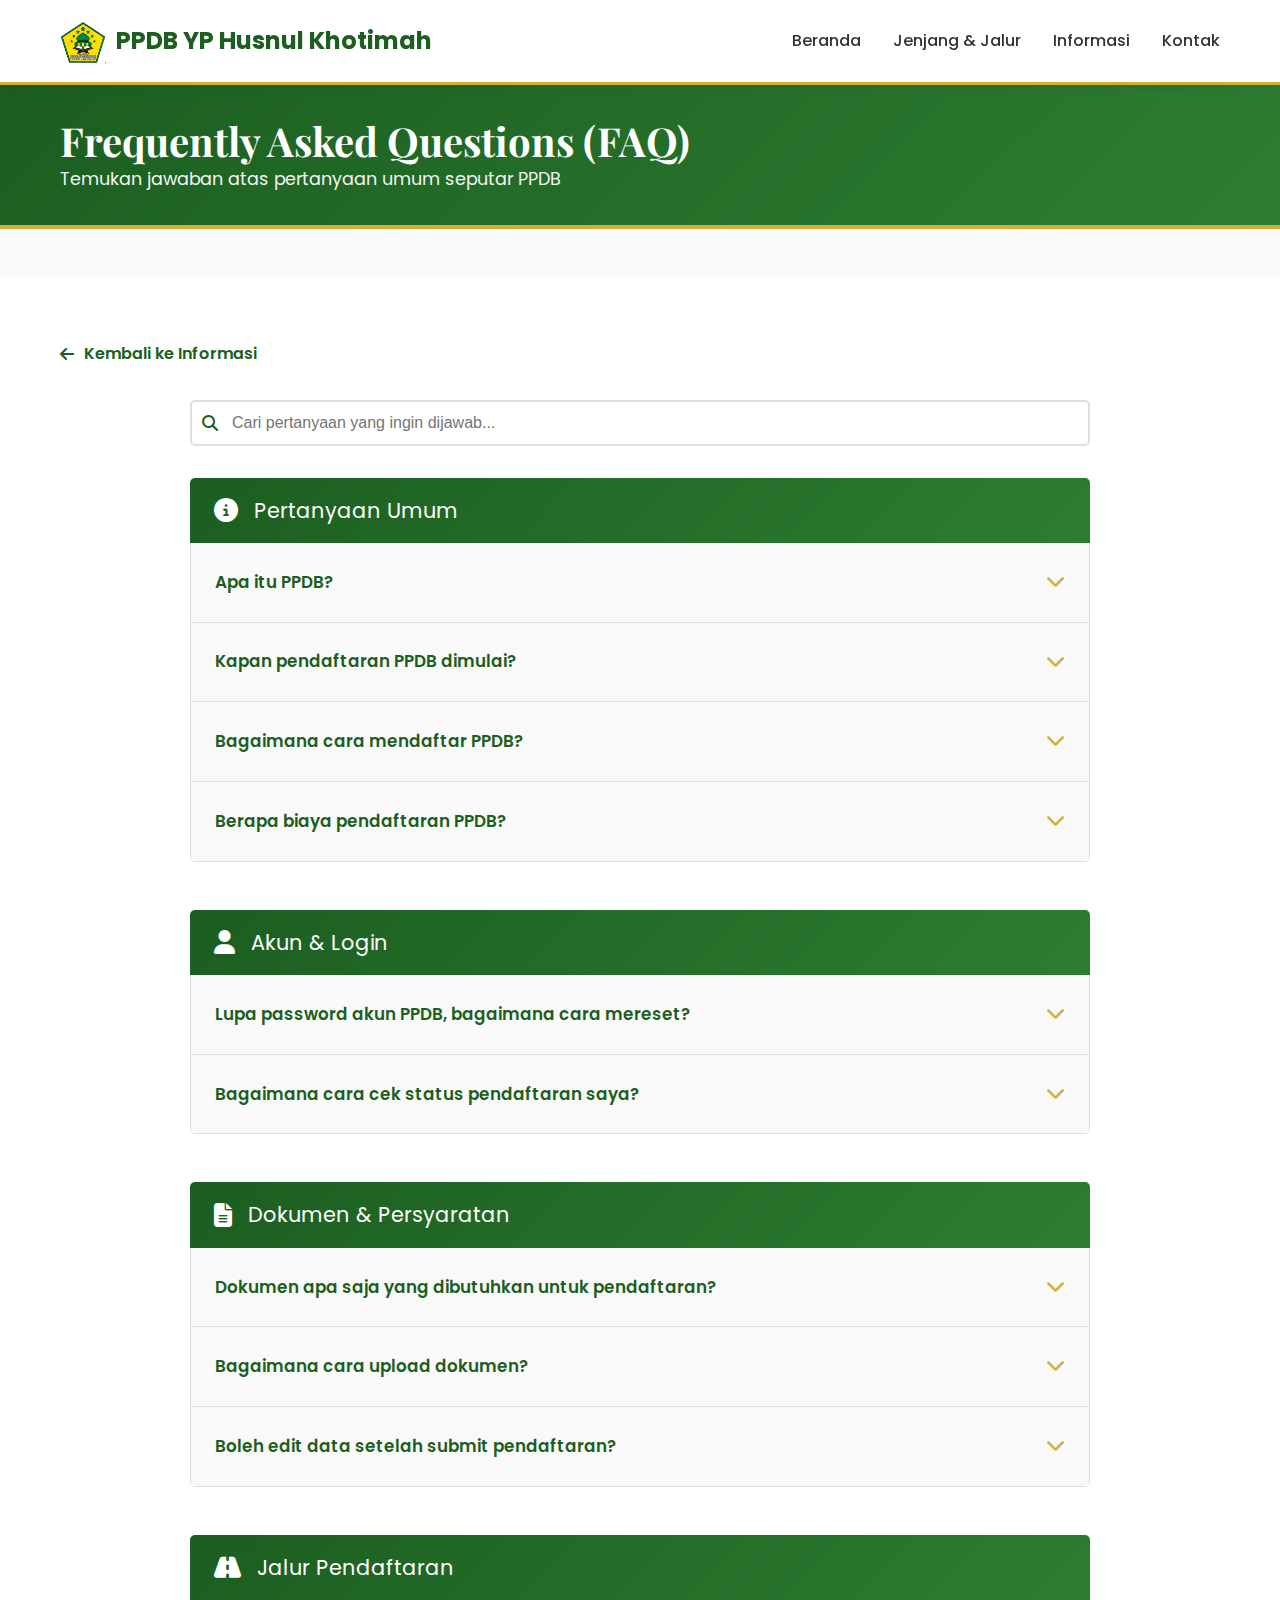
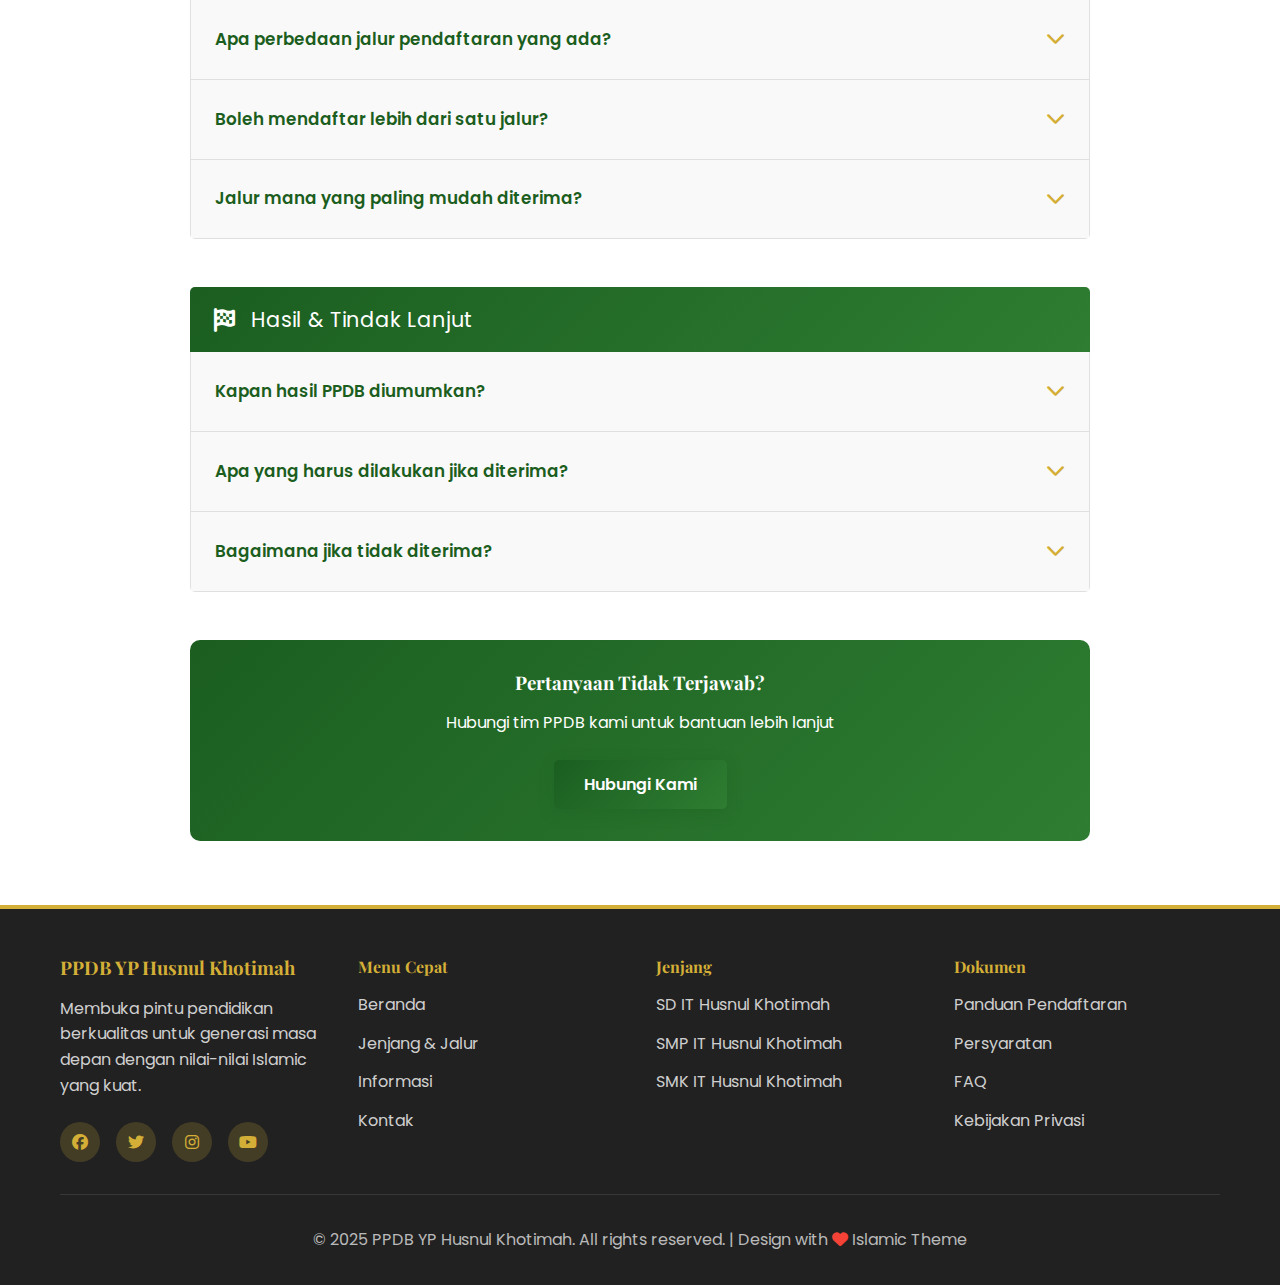
<file: faq.html>
<!DOCTYPE html>
<html lang="id">
<head>
    <meta charset="UTF-8">
    <meta name="viewport" content="width=device-width, initial-scale=1.0">
    <title>FAQ - PPDB Sekolah</title>
    <link rel="stylesheet" href="css/style.css">
    <link rel="stylesheet" href="https://cdnjs.cloudflare.com/ajax/libs/font-awesome/6.4.0/css/all.min.css">
    <link href="https://fonts.googleapis.com/css2?family=Poppins:wght@300;400;500;600;700&family=Playfair+Display:wght@700&display=swap" rel="stylesheet">
    <style>
        .detail-section {
            padding: 4rem 0;
            background: white;
        }
        .detail-header {
            background: linear-gradient(135deg, #1b5e20 0%, #2e7d32 100%);
            color: white;
            padding: 2rem 0;
            margin-bottom: 3rem;
            border-bottom: 4px solid #d4af37;
        }
        .detail-header h1 {
            color: white;
            font-size: 2.5rem;
        }
        .detail-header p {
            font-size: 1.1rem;
            opacity: 0.95;
        }
        .back-button {
            display: inline-block;
            margin-bottom: 2rem;
        }
        .back-button a {
            display: inline-flex;
            align-items: center;
            gap: 10px;
            color: #1b5e20;
            text-decoration: none;
            font-weight: 600;
            transition: all 0.3s ease;
        }
        .back-button a:hover {
            color: #d4af37;
            gap: 15px;
        }
        .faq-container {
            max-width: 900px;
            margin: 0 auto;
        }
        .faq-category {
            margin-bottom: 3rem;
        }
        .faq-category-title {
            background: linear-gradient(135deg, #1b5e20 0%, #2e7d32 100%);
            color: white;
            padding: 1rem 1.5rem;
            border-radius: 5px 5px 0 0;
            display: flex;
            align-items: center;
            gap: 1rem;
            font-size: 1.3rem;
        }
        .faq-category-title i {
            font-size: 1.5rem;
        }
        .faq-item {
            background: white;
            border: 1px solid #e0e0e0;
            border-top: none;
            margin-bottom: 0;
        }
        .faq-item:last-child {
            border-radius: 0 0 5px 5px;
        }
        .faq-question {
            padding: 1.5rem;
            background: #f9f9f9;
            cursor: pointer;
            transition: all 0.3s ease;
            display: flex;
            justify-content: space-between;
            align-items: center;
            user-select: none;
        }
        .faq-question:hover {
            background: #f0f0f0;
            padding-left: 2rem;
        }
        .faq-question-text {
            color: #1b5e20;
            font-weight: 600;
            font-size: 1.05rem;
            flex: 1;
        }
        .faq-toggle {
            color: #d4af37;
            font-size: 1.2rem;
            transition: transform 0.3s ease;
        }
        .faq-item.active .faq-toggle {
            transform: rotate(180deg);
        }
        .faq-answer {
            padding: 0;
            max-height: 0;
            overflow: hidden;
            transition: max-height 0.3s ease, padding 0.3s ease;
            background: white;
        }
        .faq-item.active .faq-answer {
            max-height: 500px;
            padding: 1.5rem;
            border-top: 2px solid #f0f0f0;
        }
        .faq-answer p {
            color: #666;
            line-height: 1.8;
            margin-bottom: 1rem;
        }
        .faq-answer ul {
            list-style: none;
            margin: 1rem 0;
        }
        .faq-answer li {
            padding: 0.5rem 0;
            padding-left: 1.5rem;
            position: relative;
            color: #666;
        }
        .faq-answer li::before {
            content: "•";
            position: absolute;
            left: 0;
            color: #d4af37;
            font-weight: bold;
        }
        .search-box {
            margin-bottom: 2rem;
            position: relative;
        }
        .search-box input {
            width: 100%;
            padding: 12px 15px;
            padding-left: 40px;
            border: 2px solid #e0e0e0;
            border-radius: 5px;
            font-size: 1rem;
            transition: all 0.3s ease;
        }
        .search-box input:focus {
            outline: none;
            border-color: #1b5e20;
            box-shadow: 0 0 0 3px rgba(27, 94, 32, 0.1);
        }
        .search-box i {
            position: absolute;
            left: 12px;
            top: 50%;
            transform: translateY(-50%);
            color: #1b5e20;
        }
    </style>
</head>
<body>
    <!-- Header/Navbar -->
    <header class="navbar">
        <div class="container">
            <div class="navbar-content">
                <div class="logo">
                    <img src="logo/logo yayasan.jpg" alt="Logo PPDB" class="logo-img">
                    <span>PPDB YP Husnul Khotimah</span>
                </div>
                <nav class="nav-menu" id="navMenu">
                    <ul>
                        <li><a href="index.html#home">Beranda</a></li>
                        <li><a href="index.html#jenjang">Jenjang & Jalur</a></li>
                        <li><a href="index.html#info">Informasi</a></li>
                        <li><a href="index.html#kontak">Kontak</a></li>
                    </ul>
                </nav>
                <div class="hamburger" id="hamburger">
                    <span></span>
                    <span></span>
                    <span></span>
                </div>
            </div>
        </div>
    </header>

    <!-- Detail Header -->
    <section class="detail-header">
        <div class="container">
            <h1>Frequently Asked Questions (FAQ)</h1>
            <p>Temukan jawaban atas pertanyaan umum seputar PPDB</p>
        </div>
    </section>

    <!-- Detail Content -->
    <section class="detail-section">
        <div class="container">
            <div class="back-button">
                <a href="index.html#info"><i class="fas fa-arrow-left"></i> Kembali ke Informasi</a>
            </div>

            <div class="faq-container">
                <!-- Search Box -->
                <div class="search-box">
                    <i class="fas fa-search"></i>
                    <input type="text" id="faqSearch" placeholder="Cari pertanyaan yang ingin dijawab...">
                </div>

                <!-- General Questions -->
                <div class="faq-category">
                    <div class="faq-category-title">
                        <i class="fas fa-info-circle"></i> Pertanyaan Umum
                    </div>

                    <div class="faq-item">
                        <div class="faq-question">
                            <span class="faq-question-text">Apa itu PPDB?</span>
                            <span class="faq-toggle"><i class="fas fa-chevron-down"></i></span>
                        </div>
                        <div class="faq-answer">
                            <p>PPDB (Penerimaan Peserta Didik Baru) adalah sistem penerimaan siswa baru yang dilakukan setiap tahun untuk merekrut siswa yang akan memasuki jenjang pendidikan berikutnya. Proses ini dilakukan secara transparan dan adil dengan berbagai jalur pendaftaran.</p>
                        </div>
                    </div>

                    <div class="faq-item">
                        <div class="faq-question">
                            <span class="faq-question-text">Kapan pendaftaran PPDB dimulai?</span>
                            <span class="faq-toggle"><i class="fas fa-chevron-down"></i></span>
                        </div>
                        <div class="faq-answer">
                            <p>Pendaftaran PPDB tahun ajaran 2026/2027 dimulai pada tanggal <strong>1 Mei 2026</strong> dan ditutup pada <strong>15 Mei 2026</strong>. Pastikan Anda melakukan pendaftaran sebelum batas waktu berakhir.</p>
                        </div>
                    </div>

                    <div class="faq-item">
                        <div class="faq-question">
                            <span class="faq-question-text">Bagaimana cara mendaftar PPDB?</span>
                            <span class="faq-toggle"><i class="fas fa-chevron-down"></i></span>
                        </div>
                        <div class="faq-answer">
                            <p>Anda dapat mendaftar melalui portal PPDB online di website kami. Berikut langkah-langkahnya:</p>
                            <ul>
                                <li>Buka website PPDB</li>
                                <li>Isi formulir pendaftaran dengan data yang benar</li>
                                <li>Pilih jenjang dan jalur pendaftaran</li>
                                <li>Upload dokumen yang diperlukan</li>
                                <li>Verifikasi data dan submit</li>
                                <li>Tunggu konfirmasi dari sekolah</li>
                            </ul>
                            <p>Untuk penjelasan lebih detail, kunjungi halaman <a href="panduan.html">Panduan Pendaftaran</a> kami.</p>
                        </div>
                    </div>

                    <div class="faq-item">
                        <div class="faq-question">
                            <span class="faq-question-text">Berapa biaya pendaftaran PPDB?</span>
                            <span class="faq-toggle"><i class="fas fa-chevron-down"></i></span>
                        </div>
                        <div class="faq-answer">
                            <p>Pendaftaran PPDB bersifat <strong>GRATIS (tidak ada biaya apapun)</strong>. Jika ada pihak yang meminta biaya untuk pendaftaran, segera laporkan kepada panitia PPDB di sekolah.</p>
                        </div>
                    </div>
                </div>

                <!-- Account & Login Questions -->
                <div class="faq-category">
                    <div class="faq-category-title">
                        <i class="fas fa-user"></i> Akun & Login
                    </div>

                    <div class="faq-item">
                        <div class="faq-question">
                            <span class="faq-question-text">Lupa password akun PPDB, bagaimana cara mereset?</span>
                            <span class="faq-toggle"><i class="fas fa-chevron-down"></i></span>
                        </div>
                        <div class="faq-answer">
                            <p>Jika Anda lupa password, ikuti langkah di bawah:</p>
                            <ul>
                                <li>Klik link "Lupa Password" di halaman login</li>
                                <li>Masukkan email yang terdaftar di akun PPDB</li>
                                <li>Cek email Anda untuk link reset password</li>
                                <li>Klik link di email dan buat password baru</li>
                                <li>Login dengan password baru Anda</li>
                            </ul>
                            <p>Jika tidak menerima email, periksa folder spam atau hubungi panitia PPDB.</p>
                        </div>
                    </div>

                    <div class="faq-item">
                        <div class="faq-question">
                            <span class="faq-question-text">Bagaimana cara cek status pendaftaran saya?</span>
                            <span class="faq-toggle"><i class="fas fa-chevron-down"></i></span>
                        </div>
                        <div class="faq-answer">
                            <p>Untuk mengecek status pendaftaran:</p>
                            <ul>
                                <li>Login ke portal PPDB menggunakan nomor registrasi dan password</li>
                                <li>Pergi ke menu "Status Pendaftaran" atau "Tracking"</li>
                                <li>Anda akan melihat informasi status terbaru</li>
                                <li>Status akan diupdate seiring proses verifikasi</li>
                            </ul>
                            <p>Anda juga akan menerima notifikasi via email untuk setiap perubahan status.</p>
                        </div>
                    </div>
                </div>

                <!-- Document & Requirements -->
                <div class="faq-category">
                    <div class="faq-category-title">
                        <i class="fas fa-file-alt"></i> Dokumen & Persyaratan
                    </div>

                    <div class="faq-item">
                        <div class="faq-question">
                            <span class="faq-question-text">Dokumen apa saja yang dibutuhkan untuk pendaftaran?</span>
                            <span class="faq-toggle"><i class="fas fa-chevron-down"></i></span>
                        </div>
                        <div class="faq-answer">
                            <p>Dokumen yang diperlukan tergantung pada jenjang pendidikan dan jalur pendaftaran yang dipilih. Secara umum, dokumen yang diperlukan meliputi:</p>
                            <ul>
                                <li>Fotokopi Akta Kelahiran</li>
                                <li>Fotokopi Kartu Keluarga</li>
                                <li>Fotokopi KTP Orang Tua</li>
                                <li>Ijazah/Surat Keterangan Lulus</li>
                                <li>Pas Foto 3x4</li>
                                <li>Dokumen lainnya sesuai jalur pendaftaran</li>
                            </ul>
                            <p>Untuk daftar lengkap, lihat halaman <a href="persyaratan.html">Persyaratan Pendaftaran</a> kami.</p>
                        </div>
                    </div>

                    <div class="faq-item">
                        <div class="faq-question">
                            <span class="faq-question-text">Bagaimana cara upload dokumen?</span>
                            <span class="faq-toggle"><i class="fas fa-chevron-down"></i></span>
                        </div>
                        <div class="faq-answer">
                            <p>Berikut cara upload dokumen:</p>
                            <ul>
                                <li>Scan atau foto dokumen dengan jelas</li>
                                <li>Gunakan format PDF atau JPG</li>
                                <li>Ukuran file maksimal 2 MB</li>
                                <li>Pastikan konten dokumen terlihat jelas</li>
                                <li>Klik tombol "Upload" dan pilih file dari komputer Anda</li>
                                <li>Tunggu sampai upload selesai 100%</li>
                            </ul>
                        </div>
                    </div>

                    <div class="faq-item">
                        <div class="faq-question">
                            <span class="faq-question-text">Boleh edit data setelah submit pendaftaran?</span>
                            <span class="faq-toggle"><i class="fas fa-chevron-down"></i></span>
                        </div>
                        <div class="faq-answer">
                            <p>Tergantung pada kebijakan sekolah dan status pendaftaran Anda:</p>
                            <ul>
                                <li>Jika masih dalam periode pendaftaran dan belum diverifikasi, Anda bisa edit data</li>
                                <li>Jika sudah diverifikasi, hubungi panitia PPDB untuk perubahan data</li>
                                <li>Sebaiknya data diisi dengan benar sejak awal untuk menghindari masalah</li>
                            </ul>
                            <p>Hubungi panitia PPDB jika Anda perlu melakukan perubahan data penting.</p>
                        </div>
                    </div>
                </div>

                <!-- Registration Path Questions -->
                <div class="faq-category">
                    <div class="faq-category-title">
                        <i class="fas fa-road"></i> Jalur Pendaftaran
                    </div>

                    <div class="faq-item">
                        <div class="faq-question">
                            <span class="faq-question-text">Apa perbedaan jalur pendaftaran yang ada?</span>
                            <span class="faq-toggle"><i class="fas fa-chevron-down"></i></span>
                        </div>
                        <div class="faq-answer">
                            <p>Setiap jalur pendaftaran memiliki kriteria dan persyaratan berbeda:</p>
                            <ul>
                                <li><strong>Prestasi Akademik:</strong> Untuk siswa dengan nilai rapor/ujian yang bagus</li>
                                <li><strong>Prestasi Non-Akademik:</strong> Untuk siswa dengan keahlian olahraga, seni, atau kompetisi akademik</li>
                                <li><strong>KIP/Zonasi:</strong> Berdasarkan jarak sekolah/tempat tinggal dan kondisi ekonomi</li>
                                <li><strong>Anak Guru/Karyawan:</strong> Khusus untuk siswa yang orangtuanya guru atau karyawan sekolah</li>
                                <li><strong>Al-Qur'an:</strong> Untuk siswa yang menghafal Al-Qur'an (untuk MTs/MA)</li>
                                <li><strong>Reguler:</strong> Jalur umum untuk siswa yang tidak masuk kategori lain</li>
                            </ul>
                        </div>
                    </div>

                    <div class="faq-item">
                        <div class="faq-question">
                            <span class="faq-question-text">Boleh mendaftar lebih dari satu jalur?</span>
                            <span class="faq-toggle"><i class="fas fa-chevron-down"></i></span>
                        </div>
                        <div class="faq-answer">
                            <p>Kebijakan ini tergantung pada ketentuan PPDB sekolah. Beberapa sekolah mengizinkan pendaftaran di beberapa jalur (mutasi, prioritas dipilih berdasarkan ranking), sementara yang lain hanya memungkinkan satu jalur. Hubungi panitia PPDB untuk mengetahui kebijakan di sekolah kami.</p>
                        </div>
                    </div>

                    <div class="faq-item">
                        <div class="faq-question">
                            <span class="faq-question-text">Jalur mana yang paling mudah diterima?</span>
                            <span class="faq-toggle"><i class="fas fa-chevron-down"></i></span>
                        </div>
                        <div class="faq-answer">
                            <p>Setiap jalur memiliki tingkat kesulitan berbeda tergantung jumlah pendaftar dan kuota. Pilih jalur yang paling sesuai dengan profil dan kemampuan Anda. Semua jalur memiliki kesempatan yang sama selama memenuhi kriteria masing-masing.</p>
                        </div>
                    </div>
                </div>

                <!-- Results & Next Steps -->
                <div class="faq-category">
                    <div class="faq-category-title">
                        <i class="fas fa-flag-checkered"></i> Hasil & Tindak Lanjut
                    </div>

                    <div class="faq-item">
                        <div class="faq-question">
                            <span class="faq-question-text">Kapan hasil PPDB diumumkan?</span>
                            <span class="faq-toggle"><i class="fas fa-chevron-down"></i></span>
                        </div>
                        <div class="faq-answer">
                            <p>Pengumuman hasil PPDB dijadwalkan pada <strong>31 Mei 2025</strong>. Hasil akan diumumkan melalui:</p>
                            <ul>
                                <li>Portal PPDB online (bisa login dan cek status)</li>
                                <li>Pengumuman di kantor sekolah</li>
                                <li>Email notifikasi ke alamat email yang terdaftar</li>
                                <li>Papan pengumuman sekolah</li>
                            </ul>
                        </div>
                    </div>

                    <div class="faq-item">
                        <div class="faq-question">
                            <span class="faq-question-text">Apa yang harus dilakukan jika diterima?</span>
                            <span class="faq-toggle"><i class="fas fa-chevron-down"></i></span>
                        </div>
                        <div class="faq-answer">
                            <p>Jika Anda diterima, ikuti langkah berikut:</p>
                            <ul>
                                <li>Periksa pengumuman hasil PPDB</li>
                                <li>Lakukan registrasi ulang sesuai jadwal (1-10 Juni 2025)</li>
                                <li>Siapkan dokumen asli untuk verifikasi</li>
                                <li>Bayar biaya pendaftaran/uang pangkal jika ada</li>
                                <li>Hadiri pengarahan/orientasi siswa baru</li>
                                <li>Persiapkan perlengkapan sekolah untuk tahun ajaran baru</li>
                            </ul>
                        </div>
                    </div>

                    <div class="faq-item">
                        <div class="faq-question">
                            <span class="faq-question-text">Bagaimana jika tidak diterima?</span>
                            <span class="faq-toggle"><i class="fas fa-chevron-down"></i></span>
                        </div>
                        <div class="faq-answer">
                            <p>Jika Anda tidak diterima di jalur yang dipilih:</p>
                            <ul>
                                <li>Hubungi panitia PPDB untuk konsultasi persiapan yang lebih baik</li>
                                <li>Tanyakan tentang kesempatan kedua atau jalur alternatif</li>
                                <li>Persiapkan diri untuk tahun ajaran berikutnya atau pilih sekolah lain</li>
                                <li>Jangan berkecil hati, tetap semangat dalam belajar</li>
                            </ul>
                            <p>Tim kami siap memberikan konsultasi lebih lanjut jika diperlukan.</p>
                        </div>
                    </div>
                </div>

                <!-- Contact Section -->
                <div style="margin-top: 3rem; padding: 2rem; background: linear-gradient(135deg, #1b5e20 0%, #2e7d32 100%); border-radius: 10px; color: white; text-align: center;">
                    <h3 style="color: white; margin-bottom: 1rem;">Pertanyaan Tidak Terjawab?</h3>
                    <p style="margin-bottom: 1.5rem;">Hubungi tim PPDB kami untuk bantuan lebih lanjut</p>
                    <a href="index.html#kontak" class="btn btn-primary">Hubungi Kami</a>
                </div>
            </div>
        </div>
    </section>

    <!-- Footer -->
    <footer class="footer">
        <div class="container">
            <div class="footer-content">
                <div class="footer-section">
                    <h3>PPDB YP Husnul Khotimah</h3>
                    <p>Membuka pintu pendidikan berkualitas untuk generasi masa depan dengan nilai-nilai Islamic yang kuat.</p>
                    <div class="social-links">
                        <a href="#" title="Facebook"><i class="fab fa-facebook"></i></a>
                        <a href="#" title="Twitter"><i class="fab fa-twitter"></i></a>
                        <a href="#" title="Instagram"><i class="fab fa-instagram"></i></a>
                        <a href="#" title="YouTube"><i class="fab fa-youtube"></i></a>
                    </div>
                </div>
                <div class="footer-section">
                    <h4>Menu Cepat</h4>
                    <ul>
                        <li><a href="index.html#home">Beranda</a></li>
                        <li><a href="index.html#jenjang">Jenjang & Jalur</a></li>
                        <li><a href="index.html#info">Informasi</a></li>
                        <li><a href="index.html#kontak">Kontak</a></li>
                    </ul>
                </div>
                <div class="footer-section">
                    <h4>Jenjang</h4>
                    <ul>
                        <li><a href="index.html#jenjang">SD IT Husnul Khotimah</a></li>
                        <li><a href="index.html#jenjang">SMP IT Husnul Khotimah</a></li>
                        <li><a href="index.html#jenjang">SMK IT Husnul Khotimah</a></li>
                    </ul>
                </div>
                <div class="footer-section">
                    <h4>Dokumen</h4>
                    <ul>
                        <li><a href="panduan.html">Panduan Pendaftaran</a></li>
                        <li><a href="persyaratan.html">Persyaratan</a></li>
                        <li><a href="faq.html">FAQ</a></li>
                        <li><a href="#">Kebijakan Privasi</a></li>
                    </ul>
                </div>
            </div>
            <div class="footer-bottom">
                <p>&copy; 2025 PPDB YP Husnul Khotimah. All rights reserved. | Design with <i class="fas fa-heart"></i> Islamic Theme</p>
            </div>
        </div>
    </footer>

    <script src="js/script.js"></script>
    <script>
        // FAQ Accordion Functionality
        const faqQuestions = document.querySelectorAll('.faq-question');

        faqQuestions.forEach(question => {
            question.addEventListener('click', () => {
                const faqItem = question.closest('.faq-item');
                faqItem.classList.toggle('active');

                // Close other FAQ items in the same category
                const category = question.closest('.faq-category');
                category.querySelectorAll('.faq-item').forEach(item => {
                    if (item !== faqItem) {
                        item.classList.remove('active');
                    }
                });
            });
        });

        // Search functionality
        const faqSearch = document.getElementById('faqSearch');
        faqSearch.addEventListener('keyup', (e) => {
            const searchTerm = e.target.value.toLowerCase();
            const faqItems = document.querySelectorAll('.faq-item');

            faqItems.forEach(item => {
                const question = item.querySelector('.faq-question-text').textContent.toLowerCase();
                const answer = item.querySelector('.faq-answer').textContent.toLowerCase();

                if (question.includes(searchTerm) || answer.includes(searchTerm) || searchTerm === '') {
                    item.style.display = 'block';
                    if (searchTerm === '') {
                        item.classList.remove('active');
                    }
                } else {
                    item.style.display = 'none';
                }
            });
        });
    </script>
</body>
</html>
</file>
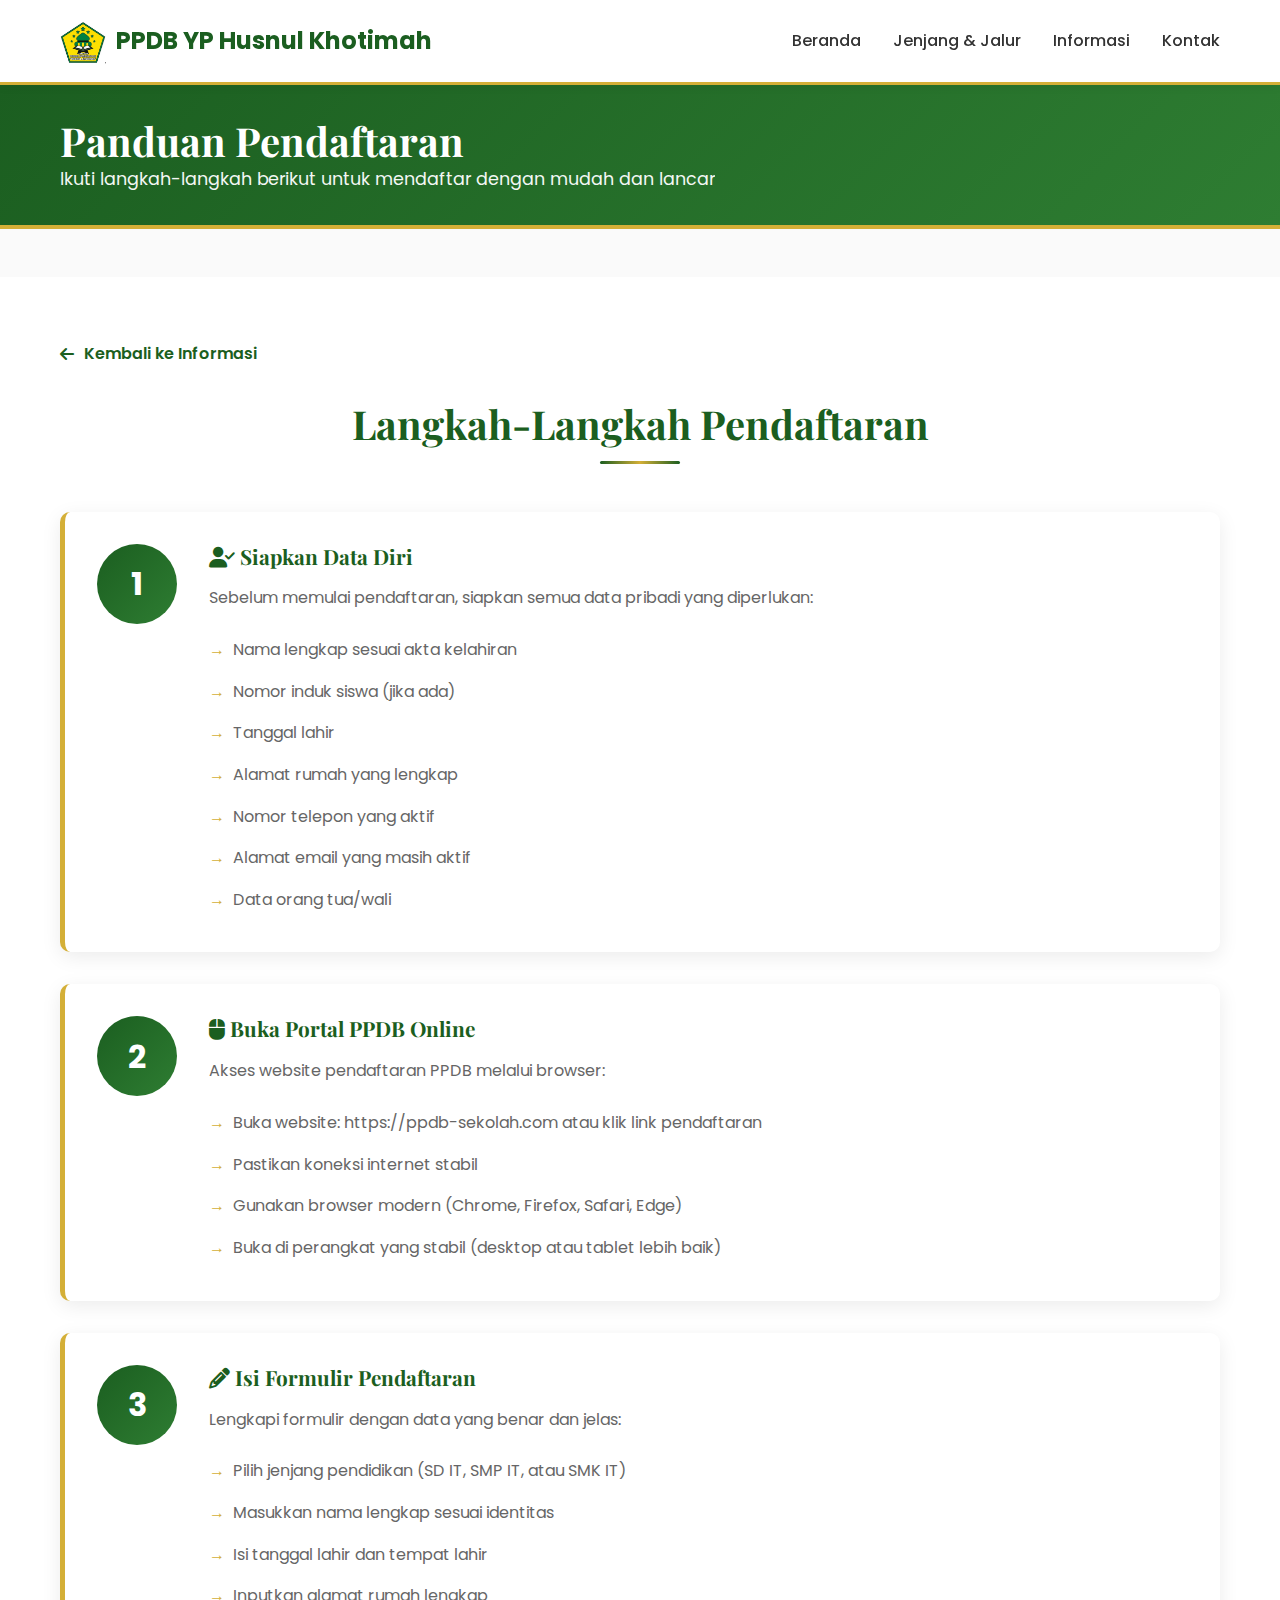
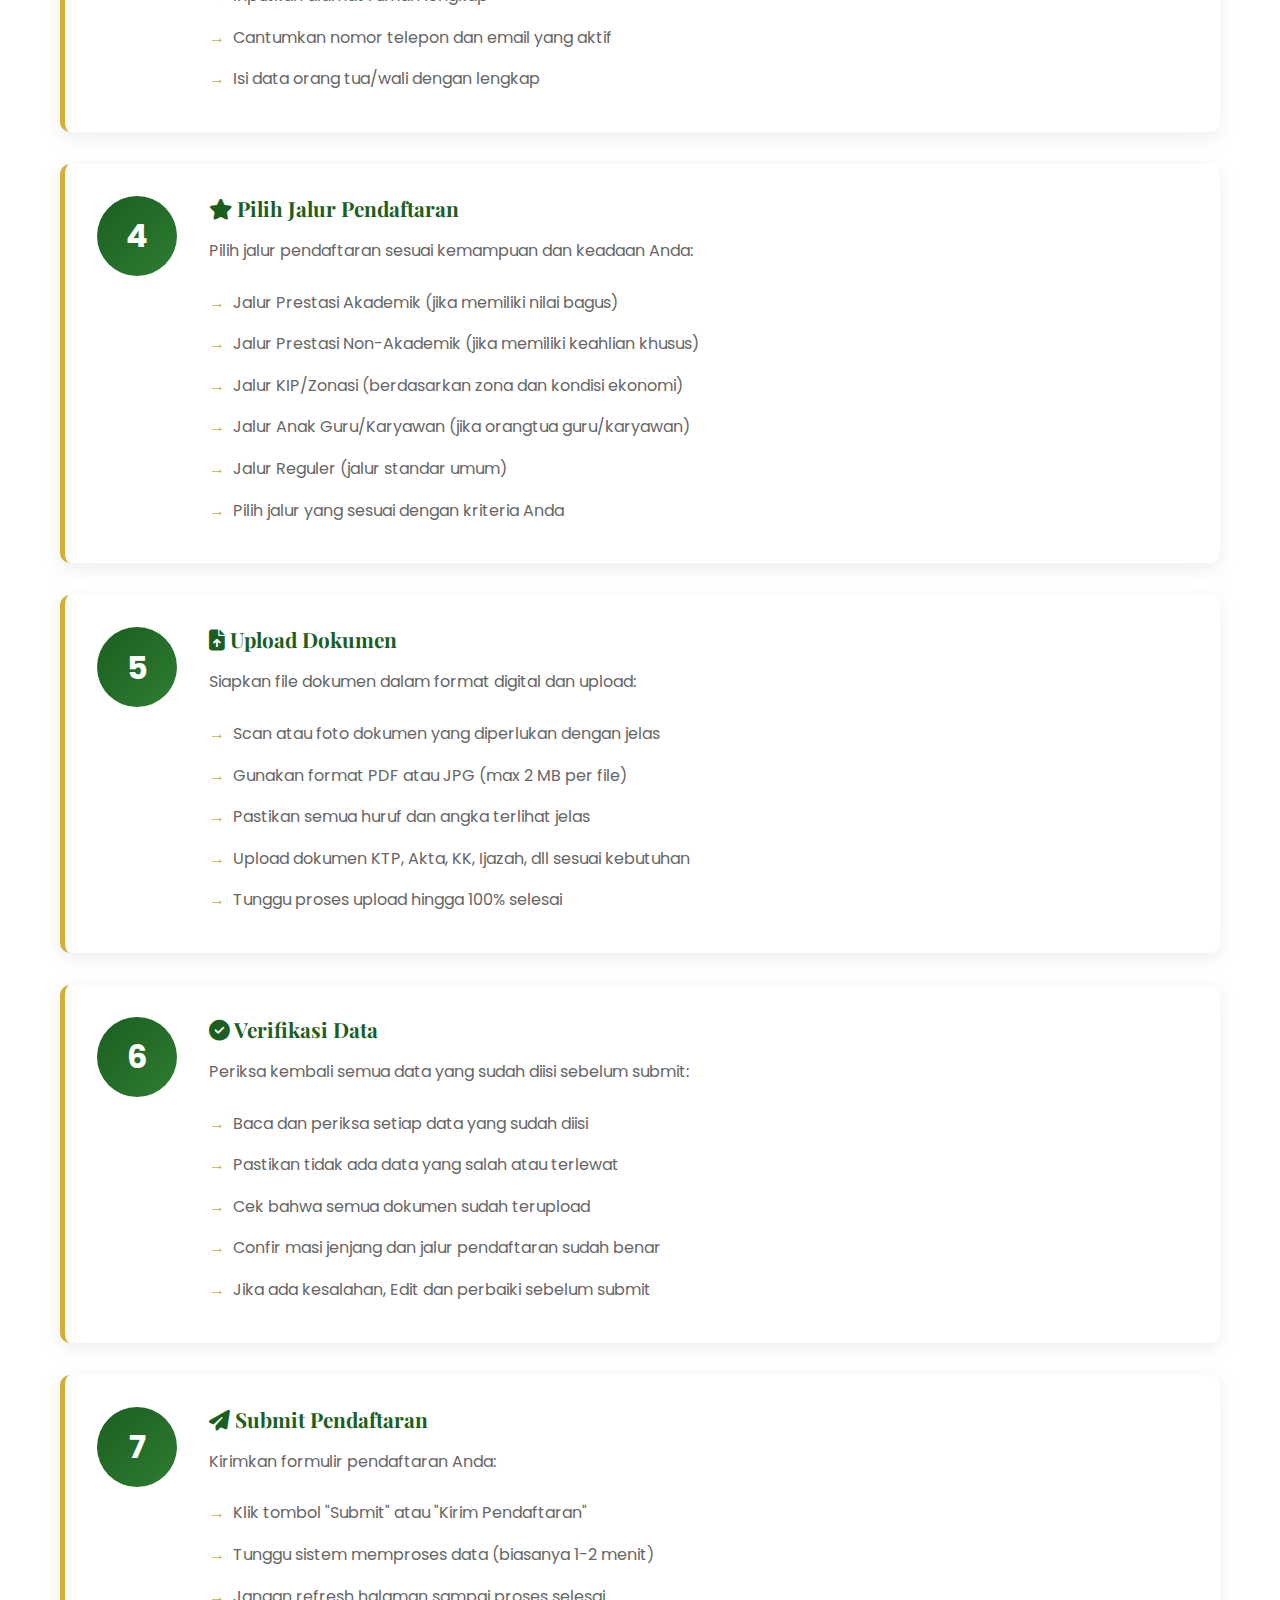
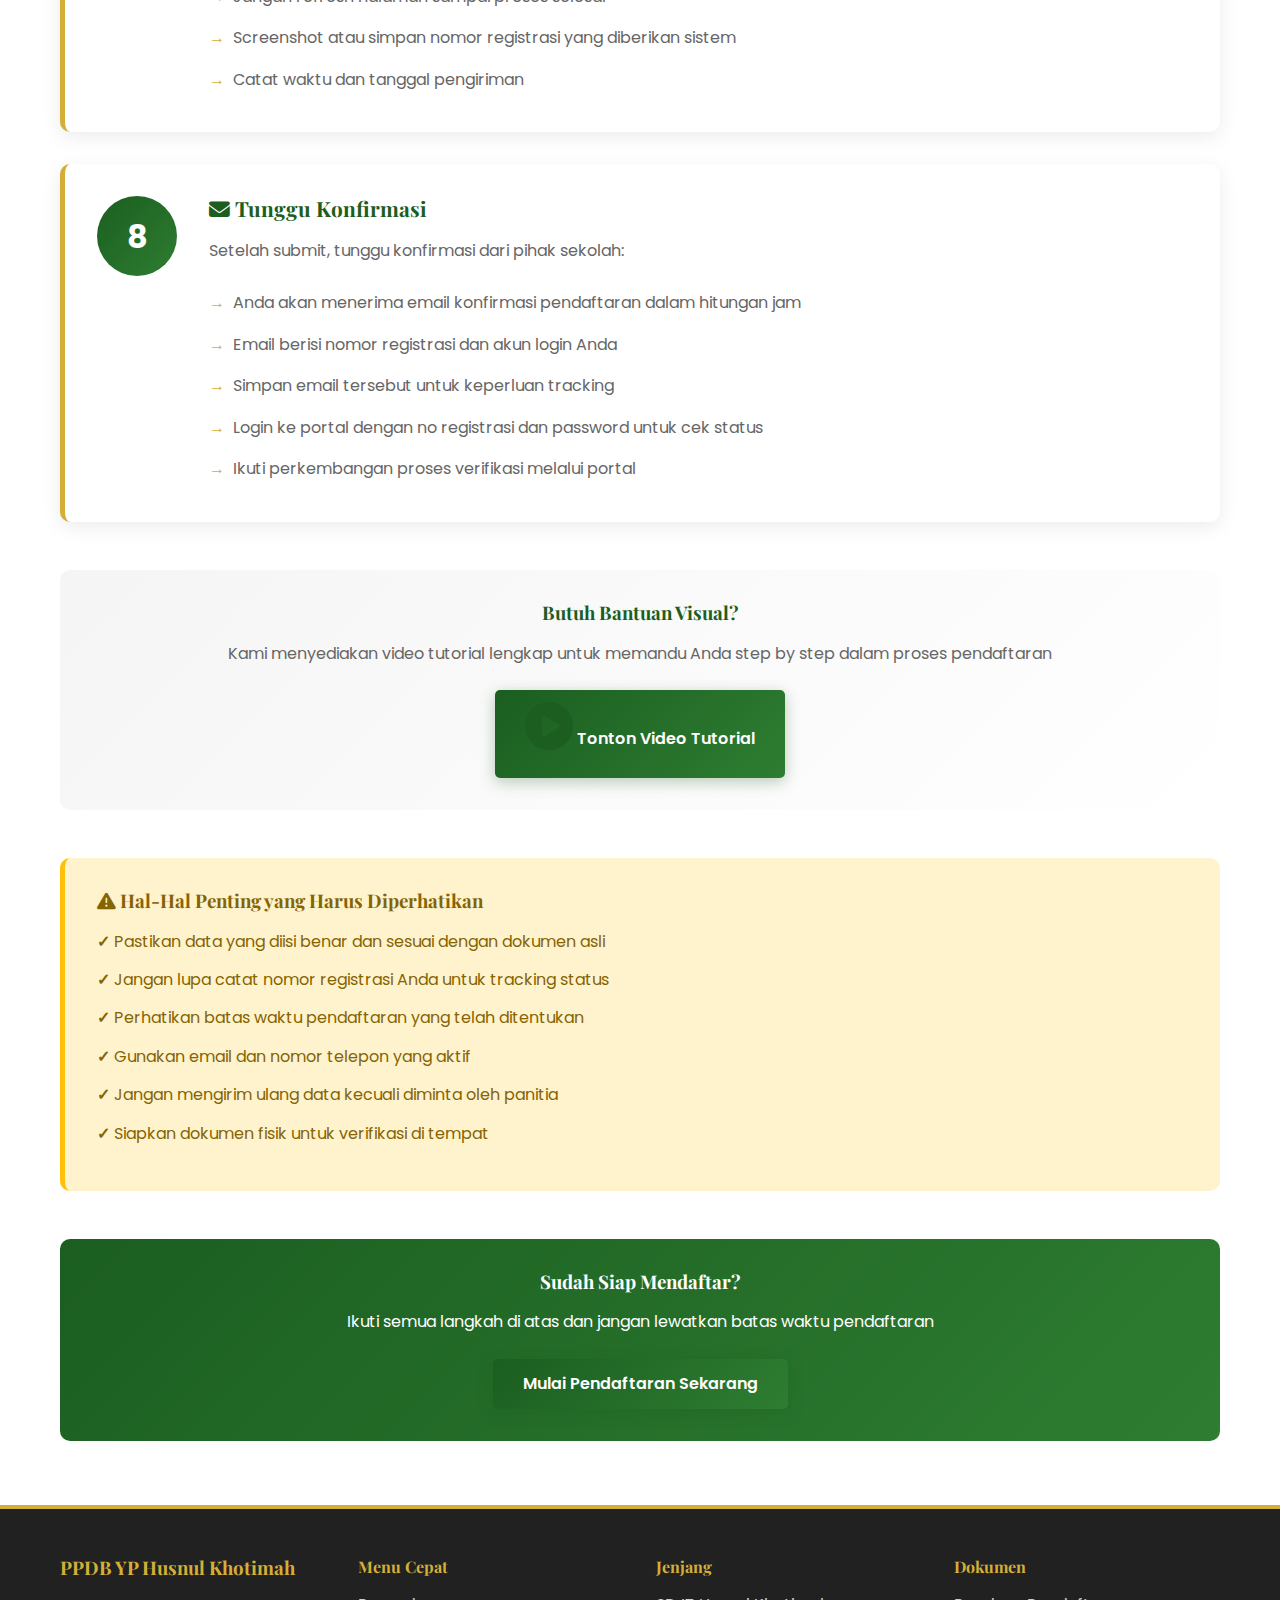
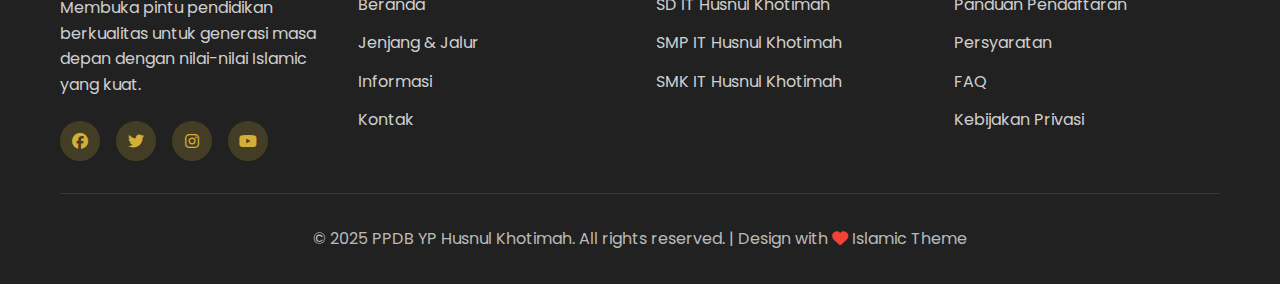
<file: panduan.html>
<!DOCTYPE html>
<html lang="id">
<head>
    <meta charset="UTF-8">
    <meta name="viewport" content="width=device-width, initial-scale=1.0">
    <title>Panduan Pendaftaran - PPDB Sekolah</title>
    <link rel="stylesheet" href="css/style.css">
    <link rel="stylesheet" href="https://cdnjs.cloudflare.com/ajax/libs/font-awesome/6.4.0/css/all.min.css">
    <link href="https://fonts.googleapis.com/css2?family=Poppins:wght@300;400;500;600;700&family=Playfair+Display:wght@700&display=swap" rel="stylesheet">
    <style>
        .detail-section {
            padding: 4rem 0;
            background: white;
        }
        .detail-header {
            background: linear-gradient(135deg, #1b5e20 0%, #2e7d32 100%);
            color: white;
            padding: 2rem 0;
            margin-bottom: 3rem;
            border-bottom: 4px solid #d4af37;
        }
        .detail-header h1 {
            color: white;
            font-size: 2.5rem;
        }
        .detail-header p {
            font-size: 1.1rem;
            opacity: 0.95;
        }
        .guide-steps {
            display: grid;
            gap: 2rem;
        }
        .step-card {
            background: white;
            padding: 2rem;
            border-radius: 10px;
            border-left: 5px solid #d4af37;
            box-shadow: 0 5px 20px rgba(0, 0, 0, 0.08);
            display: grid;
            grid-template-columns: 80px 1fr;
            gap: 2rem;
            align-items: flex-start;
        }
        .step-number {
            background: linear-gradient(135deg, #1b5e20 0%, #2e7d32 100%);
            color: white;
            width: 80px;
            height: 80px;
            border-radius: 50%;
            display: flex;
            align-items: center;
            justify-content: center;
            font-size: 2rem;
            font-weight: 700;
            flex-shrink: 0;
        }
        .step-content h3 {
            color: #1b5e20;
            margin-bottom: 1rem;
            font-size: 1.3rem;
        }
        .step-content p {
            color: #666;
            line-height: 1.8;
            margin-bottom: 1rem;
        }
        .step-content ul {
            list-style: none;
            padding-left: 0;
        }
        .step-content li {
            padding: 0.5rem 0;
            padding-left: 1.5rem;
            position: relative;
            color: #666;
        }
        .step-content li::before {
            content: "→";
            position: absolute;
            left: 0;
            color: #d4af37;
            font-weight: bold;
        }
        .back-button {
            display: inline-block;
            margin-bottom: 2rem;
        }
        .back-button a {
            display: inline-flex;
            align-items: center;
            gap: 10px;
            color: #1b5e20;
            text-decoration: none;
            font-weight: 600;
            transition: all 0.3s ease;
        }
        .back-button a:hover {
            color: #d4af37;
            gap: 15px;
        }
        .video-section {
            background: linear-gradient(135deg, #f5f5f5 0%, white 100%);
            padding: 2rem;
            border-radius: 10px;
            margin: 2rem 0;
            text-align: center;
        }
        .video-section i {
            font-size: 3rem;
            color: #1b5e20;
            margin-bottom: 1rem;
        }
    </style>
</head>
<body>
    <!-- Header/Navbar -->
    <header class="navbar">
        <div class="container">
            <div class="navbar-content">
                <div class="logo">
                    <img src="logo/logo yayasan.jpg" alt="Logo PPDB" class="logo-img">
                    <span>PPDB YP Husnul Khotimah</span>
                </div>
                <nav class="nav-menu" id="navMenu">
                    <ul>
                        <li><a href="index.html#home">Beranda</a></li>
                        <li><a href="index.html#jenjang">Jenjang & Jalur</a></li>
                        <li><a href="index.html#info">Informasi</a></li>
                        <li><a href="index.html#kontak">Kontak</a></li>
                    </ul>
                </nav>
                <div class="hamburger" id="hamburger">
                    <span></span>
                    <span></span>
                    <span></span>
                </div>
            </div>
        </div>
    </header>

    <!-- Detail Header -->
    <section class="detail-header">
        <div class="container">
            <h1>Panduan Pendaftaran</h1>
            <p>Ikuti langkah-langkah berikut untuk mendaftar dengan mudah dan lancar</p>
        </div>
    </section>

    <!-- Detail Content -->
    <section class="detail-section">
        <div class="container">
            <div class="back-button">
                <a href="index.html#info"><i class="fas fa-arrow-left"></i> Kembali ke Informasi</a>
            </div>

            <h2 class="section-title">Langkah-Langkah Pendaftaran</h2>

            <div class="guide-steps">
                <!-- Step 1 -->
                <div class="step-card">
                    <div class="step-number">1</div>
                    <div class="step-content">
                        <h3><i class="fas fa-user-check"></i> Siapkan Data Diri</h3>
                        <p>Sebelum memulai pendaftaran, siapkan semua data pribadi yang diperlukan:</p>
                        <ul>
                            <li>Nama lengkap sesuai akta kelahiran</li>
                            <li>Nomor induk siswa (jika ada)</li>
                            <li>Tanggal lahir</li>
                            <li>Alamat rumah yang lengkap</li>
                            <li>Nomor telepon yang aktif</li>
                            <li>Alamat email yang masih aktif</li>
                            <li>Data orang tua/wali</li>
                        </ul>
                    </div>
                </div>

                <!-- Step 2 -->
                <div class="step-card">
                    <div class="step-number">2</div>
                    <div class="step-content">
                        <h3><i class="fas fa-mouse"></i> Buka Portal PPDB Online</h3>
                        <p>Akses website pendaftaran PPDB melalui browser:</p>
                        <ul>
                            <li>Buka website: https://ppdb-sekolah.com atau klik link pendaftaran</li>
                            <li>Pastikan koneksi internet stabil</li>
                            <li>Gunakan browser modern (Chrome, Firefox, Safari, Edge)</li>
                            <li>Buka di perangkat yang stabil (desktop atau tablet lebih baik)</li>
                        </ul>
                    </div>
                </div>

                <!-- Step 3 -->
                <div class="step-card">
                    <div class="step-number">3</div>
                    <div class="step-content">
                        <h3><i class="fas fa-pencil-alt"></i> Isi Formulir Pendaftaran</h3>
                        <p>Lengkapi formulir dengan data yang benar dan jelas:</p>
                        <ul>
                            <li>Pilih jenjang pendidikan (SD IT, SMP IT, atau SMK IT)</li>
                            <li>Masukkan nama lengkap sesuai identitas</li>
                            <li>Isi tanggal lahir dan tempat lahir</li>
                            <li>Inputkan alamat rumah lengkap</li>
                            <li>Cantumkan nomor telepon dan email yang aktif</li>
                            <li>Isi data orang tua/wali dengan lengkap</li>
                        </ul>
                    </div>
                </div>

                <!-- Step 4 -->
                <div class="step-card">
                    <div class="step-number">4</div>
                    <div class="step-content">
                        <h3><i class="fas fa-star"></i> Pilih Jalur Pendaftaran</h3>
                        <p>Pilih jalur pendaftaran sesuai kemampuan dan keadaan Anda:</p>
                        <ul>
                            <li>Jalur Prestasi Akademik (jika memiliki nilai bagus)</li>
                            <li>Jalur Prestasi Non-Akademik (jika memiliki keahlian khusus)</li>
                            <li>Jalur KIP/Zonasi (berdasarkan zona dan kondisi ekonomi)</li>
                            <li>Jalur Anak Guru/Karyawan (jika orangtua guru/karyawan)</li>
                            <li>Jalur Reguler (jalur standar umum)</li>
                            <li>Pilih jalur yang sesuai dengan kriteria Anda</li>
                        </ul>
                    </div>
                </div>

                <!-- Step 5 -->
                <div class="step-card">
                    <div class="step-number">5</div>
                    <div class="step-content">
                        <h3><i class="fas fa-file-upload"></i> Upload Dokumen</h3>
                        <p>Siapkan file dokumen dalam format digital dan upload:</p>
                        <ul>
                            <li>Scan atau foto dokumen yang diperlukan dengan jelas</li>
                            <li>Gunakan format PDF atau JPG (max 2 MB per file)</li>
                            <li>Pastikan semua huruf dan angka terlihat jelas</li>
                            <li>Upload dokumen KTP, Akta, KK, Ijazah, dll sesuai kebutuhan</li>
                            <li>Tunggu proses upload hingga 100% selesai</li>
                        </ul>
                    </div>
                </div>

                <!-- Step 6 -->
                <div class="step-card">
                    <div class="step-number">6</div>
                    <div class="step-content">
                        <h3><i class="fas fa-check-circle"></i> Verifikasi Data</h3>
                        <p>Periksa kembali semua data yang sudah diisi sebelum submit:</p>
                        <ul>
                            <li>Baca dan periksa setiap data yang sudah diisi</li>
                            <li>Pastikan tidak ada data yang salah atau terlewat</li>
                            <li>Cek bahwa semua dokumen sudah terupload</li>
                            <li>Confir masi jenjang dan jalur pendaftaran sudah benar</li>
                            <li>Jika ada kesalahan, Edit dan perbaiki sebelum submit</li>
                        </ul>
                    </div>
                </div>

                <!-- Step 7 -->
                <div class="step-card">
                    <div class="step-number">7</div>
                    <div class="step-content">
                        <h3><i class="fas fa-paper-plane"></i> Submit Pendaftaran</h3>
                        <p>Kirimkan formulir pendaftaran Anda:</p>
                        <ul>
                            <li>Klik tombol "Submit" atau "Kirim Pendaftaran"</li>
                            <li>Tunggu sistem memproses data (biasanya 1-2 menit)</li>
                            <li>Jangan refresh halaman sampai proses selesai</li>
                            <li>Screenshot atau simpan nomor registrasi yang diberikan sistem</li>
                            <li>Catat waktu dan tanggal pengiriman</li>
                        </ul>
                    </div>
                </div>

                <!-- Step 8 -->
                <div class="step-card">
                    <div class="step-number">8</div>
                    <div class="step-content">
                        <h3><i class="fas fa-envelope"></i> Tunggu Konfirmasi</h3>
                        <p>Setelah submit, tunggu konfirmasi dari pihak sekolah:</p>
                        <ul>
                            <li>Anda akan menerima email konfirmasi pendaftaran dalam hitungan jam</li>
                            <li>Email berisi nomor registrasi dan akun login Anda</li>
                            <li>Simpan email tersebut untuk keperluan tracking</li>
                            <li>Login ke portal dengan no registrasi dan password untuk cek status</li>
                            <li>Ikuti perkembangan proses verifikasi melalui portal</li>
                        </ul>
                    </div>
                </div>
            </div>

            <!-- Video Tutorial Section -->
            <div class="video-section" style="margin-top: 3rem;">
                <h3 style="color: #1b5e20; margin-bottom: 1rem;">Butuh Bantuan Visual?</h3>
                <p style="color: #666; margin-bottom: 1.5rem;">Kami menyediakan video tutorial lengkap untuk memandu Anda step by step dalam proses pendaftaran</p>
                <a href="#" class="btn btn-primary">
                    <i class="fas fa-play-circle"></i> Tonton Video Tutorial
                </a>
            </div>

            <!-- Important Notes -->
            <div style="margin-top: 3rem; padding: 2rem; background: #fff3cd; border-radius: 10px; border-left: 5px solid #ffc107;">
                <h3 style="color: #856404; margin-bottom: 1rem;">
                    <i class="fas fa-exclamation-triangle"></i> Hal-Hal Penting yang Harus Diperhatikan
                </h3>
                <ul style="list-style: none; color: #856404;">
                    <li style="margin-bottom: 0.8rem;"><strong>✓</strong> Pastikan data yang diisi benar dan sesuai dengan dokumen asli</li>
                    <li style="margin-bottom: 0.8rem;"><strong>✓</strong> Jangan lupa catat nomor registrasi Anda untuk tracking status</li>
                    <li style="margin-bottom: 0.8rem;"><strong>✓</strong> Perhatikan batas waktu pendaftaran yang telah ditentukan</li>
                    <li style="margin-bottom: 0.8rem;"><strong>✓</strong> Gunakan email dan nomor telepon yang aktif</li>
                    <li style="margin-bottom: 0.8rem;"><strong>✓</strong> Jangan mengirim ulang data kecuali diminta oleh panitia</li>
                    <li style="margin-bottom: 0.8rem;"><strong>✓</strong> Siapkan dokumen fisik untuk verifikasi di tempat</li>
                </ul>
            </div>

            <!-- CTA Section -->
            <div style="margin-top: 3rem; text-align: center; padding: 2rem; background: linear-gradient(135deg, #1b5e20 0%, #2e7d32 100%); border-radius: 10px; color: white;">
                <h3 style="color: white; margin-bottom: 1rem;">Sudah Siap Mendaftar?</h3>
                <p style="margin-bottom: 1.5rem; font-size: 1rem;">Ikuti semua langkah di atas dan jangan lewatkan batas waktu pendaftaran</p>
                <a href="index.html#daftar" class="btn btn-primary">Mulai Pendaftaran Sekarang</a>
            </div>
        </div>
    </section>

    <!-- Footer -->
    <footer class="footer">
        <div class="container">
            <div class="footer-content">
                <div class="footer-section">
                    <h3>PPDB YP Husnul Khotimah</h3>
                    <p>Membuka pintu pendidikan berkualitas untuk generasi masa depan dengan nilai-nilai Islamic yang kuat.</p>
                    <div class="social-links">
                        <a href="#" title="Facebook"><i class="fab fa-facebook"></i></a>
                        <a href="#" title="Twitter"><i class="fab fa-twitter"></i></a>
                        <a href="#" title="Instagram"><i class="fab fa-instagram"></i></a>
                        <a href="#" title="YouTube"><i class="fab fa-youtube"></i></a>
                    </div>
                </div>
                <div class="footer-section">
                    <h4>Menu Cepat</h4>
                    <ul>
                        <li><a href="index.html#home">Beranda</a></li>
                        <li><a href="index.html#jenjang">Jenjang & Jalur</a></li>
                        <li><a href="index.html#info">Informasi</a></li>
                        <li><a href="index.html#kontak">Kontak</a></li>
                    </ul>
                </div>
                <div class="footer-section">
                    <h4>Jenjang</h4>
                    <ul>
                        <li><a href="index.html#jenjang">SD IT Husnul Khotimah</a></li>
                        <li><a href="index.html#jenjang">SMP IT Husnul Khotimah</a></li>
                        <li><a href="index.html#jenjang">SMK IT Husnul Khotimah</a></li>
                    </ul>
                </div>
                <div class="footer-section">
                    <h4>Dokumen</h4>
                    <ul>
                        <li><a href="panduan.html">Panduan Pendaftaran</a></li>
                        <li><a href="persyaratan.html">Persyaratan</a></li>
                        <li><a href="faq.html">FAQ</a></li>
                        <li><a href="#">Kebijakan Privasi</a></li>
                    </ul>
                </div>
            </div>
            <div class="footer-bottom">
                <p>&copy; 2025 PPDB YP Husnul Khotimah. All rights reserved. | Design with <i class="fas fa-heart"></i> Islamic Theme</p>
            </div>
        </div>
    </footer>

    <script src="js/script.js"></script>
</body>
</html>
</file>
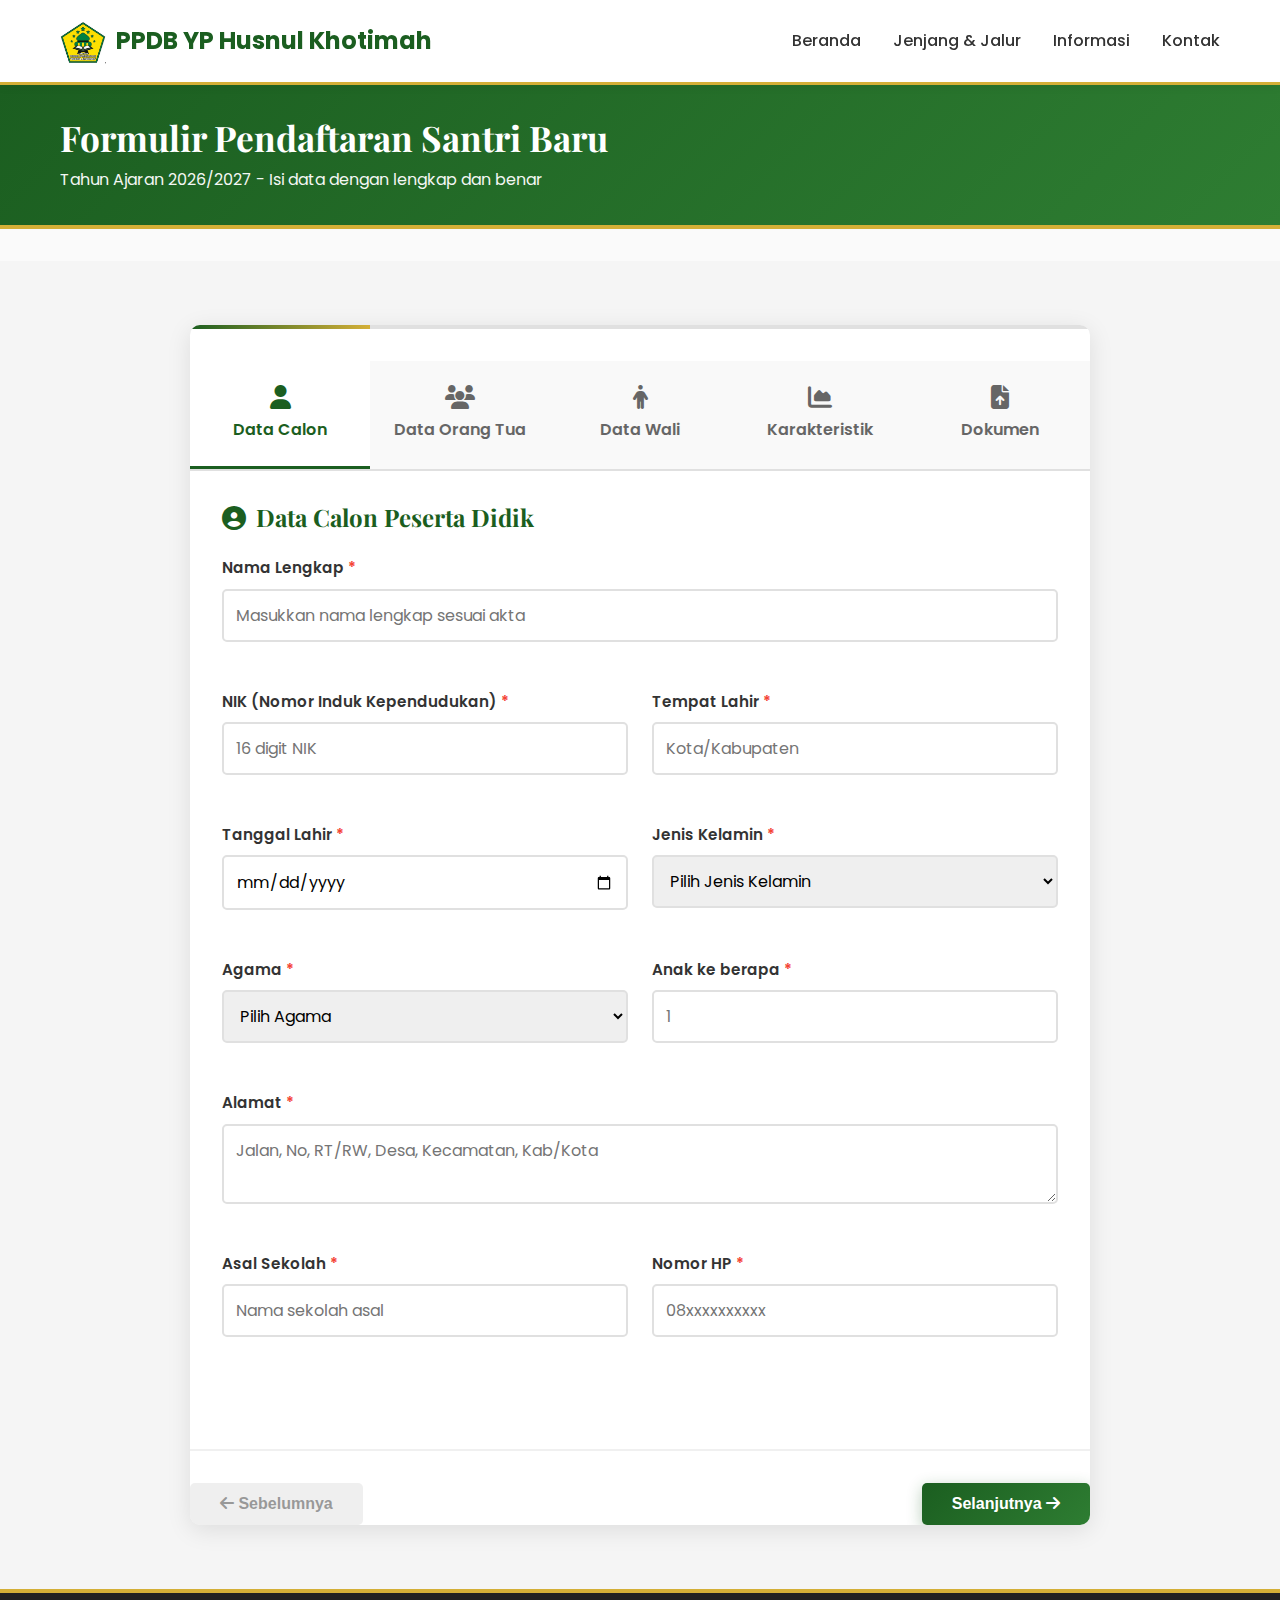
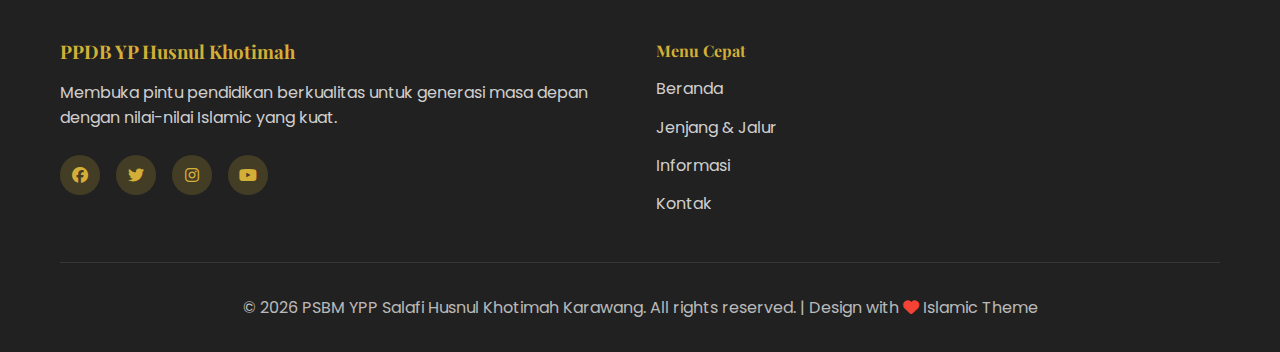
<file: pendaftaran.html>
<!DOCTYPE html>
<html lang="id">
<head>
    <meta charset="UTF-8">
    <meta name="viewport" content="width=device-width, initial-scale=1.0">
    <title>Formulir Pendaftaran PSBM - YPP Salafi Husnul Khotimah Karawang</title>
    <link rel="stylesheet" href="css/style.css">
    <link rel="stylesheet" href="https://cdnjs.cloudflare.com/ajax/libs/font-awesome/6.4.0/css/all.min.css">
    <link href="https://fonts.googleapis.com/css2?family=Poppins:wght@300;400;500;600;700&family=Playfair+Display:wght@700&display=swap" rel="stylesheet">
    <style>
        .form-section {
            padding: 4rem 0;
            background: #f5f5f5;
        }

        .form-header {
            background: linear-gradient(135deg, #1b5e20 0%, #2e7d32 100%);
            color: white;
            padding: 2rem 0;
            margin-bottom: 2rem;
            border-bottom: 4px solid #d4af37;
        }

        .form-header h1 {
            color: white;
            font-size: 2.2rem;
            margin-bottom: 0.5rem;
        }

        .form-header p {
            font-size: 1rem;
            opacity: 0.95;
        }

        .form-container {
            background: white;
            border-radius: 10px;
            box-shadow: 0 5px 25px rgba(0, 0, 0, 0.1);
            max-width: 900px;
            margin: 0 auto;
            overflow: hidden;
        }

        /* Tab Navigation */
        .form-tabs {
            display: flex;
            background: #f9f9f9;
            border-bottom: 2px solid #e0e0e0;
            flex-wrap: wrap;
        }

        .form-tab {
            flex: 1;
            padding: 1.5rem;
            text-align: center;
            cursor: pointer;
            background: #f9f9f9;
            color: #666;
            font-weight: 600;
            border-bottom: 3px solid transparent;
            transition: all 0.3s ease;
            min-width: 150px;
        }

        .form-tab:hover {
            background: #f0f0f0;
            color: var(--primary-color);
        }

        .form-tab.active {
            background: white;
            color: var(--primary-color);
            border-bottom-color: var(--primary-color);
        }

        .form-tab i {
            display: block;
            font-size: 1.5rem;
            margin-bottom: 0.5rem;
        }

        /* Form Content */
        .form-content {
            padding: 2rem;
            display: none;
        }

        .form-content.active {
            display: block;
            animation: fadeIn 0.3s ease;
        }

        @keyframes fadeIn {
            from {
                opacity: 0;
                transform: translateY(10px);
            }
            to {
                opacity: 1;
                transform: translateY(0);
            }
        }

        .form-content h2 {
            color: var(--primary-color);
            font-size: 1.5rem;
            margin-bottom: 1.5rem;
            display: flex;
            align-items: center;
            gap: 10px;
        }

        .form-row {
            display: grid;
            grid-template-columns: 1fr 1fr;
            gap: 1.5rem;
            margin-bottom: 1.5rem;
        }

        .form-row.full {
            grid-template-columns: 1fr;
        }

        .form-group {
            display: flex;
            flex-direction: column;
        }

        .form-group label {
            font-weight: 600;
            color: #333;
            margin-bottom: 0.5rem;
            font-size: 0.95rem;
        }

        .form-group label .required {
            color: #f44336;
        }

        .form-group input,
        .form-group select,
        .form-group textarea {
            padding: 12px;
            border: 2px solid #e0e0e0;
            border-radius: 5px;
            font-family: 'Poppins', sans-serif;
            font-size: 1rem;
            transition: all 0.3s ease;
        }

        .form-group input:focus,
        .form-group select:focus,
        .form-group textarea:focus {
            outline: none;
            border-color: var(--primary-color);
            box-shadow: 0 0 0 3px rgba(27, 94, 32, 0.1);
        }

        .form-group textarea {
            resize: vertical;
            min-height: 80px;
        }

        .optional-text {
            font-size: 0.85rem;
            color: #999;
            margin-top: 0.3rem;
        }

        /* File Upload */
        .file-upload {
            position: relative;
            border: 2px dashed var(--primary-color);
            border-radius: 5px;
            padding: 2rem;
            text-align: center;
            cursor: pointer;
            transition: all 0.3s ease;
            background: rgba(27, 94, 32, 0.02);
        }

        .file-upload:hover {
            border-color: var(--secondary-color);
            background: rgba(212, 175, 55, 0.05);
        }

        .file-upload input[type="file"] {
            display: none;
        }

        .file-upload i {
            font-size: 2rem;
            color: var(--primary-color);
            display: block;
            margin-bottom: 1rem;
        }

        .file-upload p {
            color: #666;
            margin: 0;
        }

        .file-list {
            margin-top: 1rem;
            display: flex;
            flex-wrap: wrap;
            gap: 1rem;
        }

        .file-item {
            background: #f0f0f0;
            padding: 0.8rem 1rem;
            border-radius: 5px;
            display: flex;
            align-items: center;
            gap: 0.5rem;
            font-size: 0.85rem;
        }

        .file-item i {
            color: var(--primary-color);
        }

        .file-item button {
            background: none;
            border: none;
            color: #f44336;
            cursor: pointer;
            padding: 0;
            font-size: 1rem;
        }

        /* Form Actions */
        .form-actions {
            display: flex;
            gap: 1rem;
            margin-top: 2rem;
            padding-top: 2rem;
            border-top: 2px solid #f0f0f0;
            justify-content: space-between;
        }

        .form-actions button {
            padding: 12px 30px;
            border: none;
            border-radius: 5px;
            cursor: pointer;
            font-weight: 600;
            font-size: 1rem;
            transition: all 0.3s ease;
        }

        .btn-prev {
            background: #e0e0e0;
            color: #333;
        }

        .btn-prev:hover:not(:disabled) {
            background: #d0d0d0;
        }

        .btn-prev:disabled {
            opacity: 0.5;
            cursor: not-allowed;
        }

        .btn-next {
            background: linear-gradient(135deg, var(--primary-color) 0%, #2e7d32 100%);
            color: white;
            margin-left: auto;
        }

        .btn-next:hover {
            transform: translateY(-2px);
            box-shadow: 0 6px 20px rgba(27, 94, 32, 0.4);
        }

        .btn-submit {
            background: linear-gradient(135deg, var(--secondary-color) 0%, #b8961f 100%);
            color: var(--primary-color);
            font-weight: 700;
            width: 100%;
            padding: 15px;
            margin-left: 0;
        }

        .btn-submit:hover {
            transform: translateY(-2px);
            box-shadow: 0 6px 20px rgba(212, 175, 55, 0.4);
        }

        /* Progress Bar */
        .progress-bar {
            width: 100%;
            height: 4px;
            background: #e0e0e0;
            border-radius: 2px;
            overflow: hidden;
            margin-bottom: 2rem;
        }

        .progress-fill {
            height: 100%;
            background: linear-gradient(90deg, var(--primary-color), var(--secondary-color));
            transition: width 0.3s ease;
        }

        .loading {
            display: none;
            text-align: center;
            padding: 2rem;
        }

        .loading.active {
            display: block;
        }

        .loading-spinner {
            border: 4px solid #f3f3f3;
            border-top: 4px solid var(--primary-color);
            border-radius: 50%;
            width: 40px;
            height: 40px;
            animation: spin 1s linear infinite;
            margin: 0 auto 1rem;
        }

        @keyframes spin {
            0% { transform: rotate(0deg); }
            100% { transform: rotate(360deg); }
        }

        .success-message {
            display: none;
            background: #e8f5e9;
            border: 2px solid #4caf50;
            color: #2e7d32;
            padding: 2rem;
            border-radius: 10px;
            text-align: center;
            margin: 2rem 0;
        }

        .success-message.active {
            display: block;
            animation: slideDown 0.3s ease;
        }

        @keyframes slideDown {
            from {
                opacity: 0;
                transform: translateY(-20px);
            }
            to {
                opacity: 1;
                transform: translateY(0);
            }
        }

        .error-message {
            background: #ffebee;
            border: 2px solid #f44336;
            color: #c62828;
            padding: 1rem;
            border-radius: 5px;
            margin-bottom: 1rem;
            display: none;
        }

        .error-message.active {
            display: block;
        }

        /* Responsive */
        @media (max-width: 768px) {
            .form-row {
                grid-template-columns: 1fr;
            }

            .form-tabs {
                overflow-x: auto;
            }

            .form-tab {
                min-width: 120px;
                font-size: 0.85rem;
                padding: 1rem;
            }

            .form-tab i {
                font-size: 1.2rem;
                margin-bottom: 0.3rem;
            }

            .form-content {
                padding: 1.5rem;
            }

            .form-actions {
                flex-direction: column;
                gap: 1rem;
            }

            .btn-next {
                margin-left: 0;
            }
        }
    </style>
</head>
<body>
    <!-- Header/Navbar -->
    <header class="navbar">
        <div class="container">
            <div class="navbar-content">
                <div class="logo">
                    <img src="logo/logo yayasan.jpg" alt="Logo PPDB" class="logo-img">
                    <span>PPDB YP Husnul Khotimah</span>
                </div>
                <nav class="nav-menu" id="navMenu">
                    <ul>
                        <li><a href="index.html#home">Beranda</a></li>
                        <li><a href="index.html#jenjang">Jenjang & Jalur</a></li>
                        <li><a href="index.html#info">Informasi</a></li>
                        <li><a href="index.html#kontak">Kontak</a></li>
                    </ul>
                </nav>
                <div class="hamburger" id="hamburger">
                    <span></span>
                    <span></span>
                    <span></span>
                </div>
            </div>
        </div>
    </header>

    <!-- Form Header -->
    <section class="form-header">
        <div class="container">
            <h1>Formulir Pendaftaran Santri Baru</h1>
            <p>Tahun Ajaran 2026/2027 - Isi data dengan lengkap dan benar</p>
        </div>
    </section>

    <!-- Form Section -->
    <section class="form-section">
        <div class="container">
            <div class="form-container">
                <!-- Progress Bar -->
                <div class="progress-bar">
                    <div class="progress-fill" id="progressFill" style="width: 20%;"></div>
                </div>

                <!-- Form Tabs -->
                <div class="form-tabs">
                    <div class="form-tab active" data-tab="1">
                        <i class="fas fa-user"></i>
                        <span>Data Calon</span>
                    </div>
                    <div class="form-tab" data-tab="2">
                        <i class="fas fa-users"></i>
                        <span>Data Orang Tua</span>
                    </div>
                    <div class="form-tab" data-tab="3">
                        <i class="fas fa-person"></i>
                        <span>Data Wali</span>
                    </div>
                    <div class="form-tab" data-tab="4">
                        <i class="fas fa-chart-area"></i>
                        <span>Karakteristik</span>
                    </div>
                    <div class="form-tab" data-tab="5">
                        <i class="fas fa-file-upload"></i>
                        <span>Dokumen</span>
                    </div>
                </div>

                <!-- Error Message -->
                <div class="error-message" id="errorMessage"></div>

                <!-- Success Message -->
                <div class="success-message" id="successMessage">
                    <i class="fas fa-check-circle" style="font-size: 2.5rem; margin-bottom: 1rem;"></i>
                    <h2>Pendaftaran Berhasil!</h2>
                    <p>Data Anda telah berhasil dikirim. Silahkan cek email untuk konfirmasi lebih lanjut.</p>
                </div>

                <form id="ppdbForm" class="ppdb-form">
                    <!-- TAB 1: Data Calon Peserta Didik -->
                    <div class="form-content active" data-tab="1">
                        <h2><i class="fas fa-user-circle"></i> Data Calon Peserta Didik</h2>

                        <div class="form-row full">
                            <div class="form-group">
                                <label>Nama Lengkap <span class="required">*</span></label>
                                <input type="text" name="namaLengkap" placeholder="Masukkan nama lengkap sesuai akta" required>
                            </div>
                        </div>

                        <div class="form-row">
                            <div class="form-group">
                                <label>NIK (Nomor Induk Kependudukan) <span class="required">*</span></label>
                                <input type="text" name="nik" placeholder="16 digit NIK" pattern="[0-9]{16}" maxlength="16" required>
                            </div>
                            <div class="form-group">
                                <label>Tempat Lahir <span class="required">*</span></label>
                                <input type="text" name="tempatLahir" placeholder="Kota/Kabupaten" required>
                            </div>
                        </div>

                        <div class="form-row">
                            <div class="form-group">
                                <label>Tanggal Lahir <span class="required">*</span></label>
                                <input type="date" name="tanggalLahir" required>
                            </div>
                            <div class="form-group">
                                <label>Jenis Kelamin <span class="required">*</span></label>
                                <select name="jenisKelamin" required>
                                    <option value="">Pilih Jenis Kelamin</option>
                                    <option value="Laki-laki">Laki-laki</option>
                                    <option value="Perempuan">Perempuan</option>
                                </select>
                            </div>
                        </div>

                        <div class="form-row">
                            <div class="form-group">
                                <label>Agama <span class="required">*</span></label>
                                <select name="agama" required>
                                    <option value="">Pilih Agama</option>
                                    <option value="Islam">Islam</option>
                                    <option value="Kristen">Kristen</option>
                                    <option value="Katolik">Katolik</option>
                                    <option value="Hindu">Hindu</option>
                                    <option value="Buddha">Buddha</option>
                                    <option value="Konghucu">Konghucu</option>
                                </select>
                            </div>
                            <div class="form-group">
                                <label>Anak ke berapa <span class="required">*</span></label>
                                <input type="number" name="anakKeBerapa" min="1" placeholder="1" required>
                            </div>
                        </div>

                        <div class="form-row full">
                            <div class="form-group">
                                <label>Alamat <span class="required">*</span></label>
                                <textarea name="alamat" placeholder="Jalan, No, RT/RW, Desa, Kecamatan, Kab/Kota" required></textarea>
                            </div>
                        </div>

                        <div class="form-row">
                            <div class="form-group">
                                <label>Asal Sekolah <span class="required">*</span></label>
                                <input type="text" name="asalSekolah" placeholder="Nama sekolah asal" required>
                            </div>
                            <div class="form-group">
                                <label>Nomor HP <span class="required">*</span></label>
                                <input type="tel" name="noHpCalonPD" placeholder="08xxxxxxxxxx" pattern="[0-9]{10,13}" required>
                            </div>
                        </div>
                    </div>

                    <!-- TAB 2: Data Orang Tua -->
                    <div class="form-content" data-tab="2">
                        <h2><i class="fas fa-family"></i> Data Orang Tua</h2>
                        <div style="background: #e3f2fd; border-left: 4px solid #1b5e20; padding: 1rem; margin-bottom: 1.5rem; border-radius: 5px;">
                            <p style="color: #1b5e20; margin: 0; font-weight: 600;">
                                <i class="fas fa-info-circle" style="margin-right: 0.5rem;"></i> Catatan penting:
                            </p>
                            <p style="color: #333; margin: 0.5rem 0 0 0; font-size: 0.95rem;">
                                Jika salah satu orang tua sudah meninggal:
                            </p>
                            <ul style="color: #333; margin: 0.5rem 0 0 1.5rem; font-size: 0.95rem;">
                                <li>Isi kolom "Pekerjaan" dengan: <strong>Sudah Meninggal</strong></li>
                                <li>Isi kolom "Nomor HP" dengan: <strong>0000</strong></li>
                            </ul>
                        </div>

                        <h3 style="color: var(--primary-color); margin-top: 1.5rem; margin-bottom: 1rem;">Ayah</h3>
                        <div class="form-row full">
                            <div class="form-group">
                                <label>Nama Ayah <span class="required">*</span></label>
                                <input type="text" name="namaAyah" placeholder="Nama ayah kandung" required>
                            </div>
                        </div>

                        <div class="form-row">
                            <div class="form-group">
                                <label>Tahun Lahir Ayah <span class="required">*</span></label>
                                <input type="number" name="tahunLahirAyah" placeholder="YYYY" min="1940" max="2010" required>
                            </div>
                            <div class="form-group">
                                <label>Pekerjaan Ayah <span class="required">*</span></label>
                                <input type="text" name="pekerjaanAyah" placeholder="Profesi/Pekerjaan atau 'Sudah Meninggal'" required>
                            </div>
                        </div>

                        <div class="form-row full">
                            <div class="form-group">
                                <label>Alamat Ayah <span class="required">*</span></label>
                                <textarea name="alamatAyah" placeholder="Alamat lengkap" required></textarea>
                            </div>
                        </div>

                        <div class="form-row">
                            <div class="form-group">
                                <label>Nomor HP Ayah <span class="required">*</span></label>
                                <input type="tel" name="noHpAyah" placeholder="08xxxxxxxxxx atau '0000' jika meninggal" pattern="[0-9]{4,13}" required>
                                <span class="optional-text">Contoh: 08xxxxxxxxxx atau 0000</span>
                            </div>
                        </div>

                        <h3 style="color: var(--primary-color); margin-top: 2rem; margin-bottom: 1rem;">Ibu</h3>
                        <div class="form-row full">
                            <div class="form-group">
                                <label>Nama Ibu <span class="required">*</span></label>
                                <input type="text" name="namaIbu" placeholder="Nama ibu kandung" required>
                            </div>
                        </div>

                        <div class="form-row">
                            <div class="form-group">
                                <label>Tahun Lahir Ibu <span class="required">*</span></label>
                                <input type="number" name="tahunLahirIbu" placeholder="YYYY" min="1940" max="2010" required>
                            </div>
                            <div class="form-group">
                                <label>Pekerjaan Ibu <span class="required">*</span></label>
                                <input type="text" name="pekerjaanIbu" placeholder="Profesi/Pekerjaan atau 'Sudah Meninggal'" required>
                            </div>
                        </div>

                        <div class="form-row full">
                            <div class="form-group">
                                <label>Alamat Ibu <span class="required">*</span></label>
                                <textarea name="alamatIbu" placeholder="Alamat lengkap" required></textarea>
                            </div>
                        </div>

                        <div class="form-row">
                            <div class="form-group">
                                <label>Nomor HP Ibu <span class="required">*</span></label>
                                <input type="tel" name="noHpIbu" placeholder="08xxxxxxxxxx atau '0000' jika meninggal" pattern="[0-9]{4,13}" required>
                                <span class="optional-text">Contoh: 08xxxxxxxxxx atau 0000</span>
                            </div>
                        </div>
                    </div>

                    <!-- TAB 3: Data Wali -->
                    <div class="form-content" data-tab="3">
                        <h2><i class="fas fa-person-circle-plus"></i> Data Wali</h2>
                        <p style="color: #666; margin-bottom: 1.5rem;">
                            <i class="fas fa-info-circle"></i> Jika calon peserta didik masih ada orang tua, bagian ini tidak wajib diisi.
                        </p>

                        <div class="form-row full">
                            <div class="form-group">
                                <label>Nama Wali</label>
                                <input type="text" name="namaWali" placeholder="Nama wali (jika ada)">
                                <span class="optional-text">Opsional - Isi hanya jika tidak ada orang tua</span>
                            </div>
                        </div>

                        <div class="form-row">
                            <div class="form-group">
                                <label>Pekerjaan Wali</label>
                                <input type="text" name="pekerjaanWali" placeholder="Profesi/Pekerjaan">
                            </div>
                        </div>

                        <div class="form-row full">
                            <div class="form-group">
                                <label>Alamat Wali</label>
                                <textarea name="alamatWali" placeholder="Alamat lengkap"></textarea>
                            </div>
                        </div>

                        <div class="form-row">
                            <div class="form-group">
                                <label>Nomor HP Wali</label>
                                <input type="tel" name="noHpWali" placeholder="08xxxxxxxxxx atau '0000'" pattern="[0-9]{4,13}">
                                <span class="optional-text">Opsional - Contoh: 08xxxxxxxxxx atau 0000</span>
                            </div>
                        </div>
                    </div>

                    <!-- TAB 4: Data Karakteristik Siswa -->
                    <div class="form-content" data-tab="4">
                        <h2><i class="fas fa-chart-area"></i> Data Karakteristik Siswa</h2>

                        <div class="form-row">
                            <div class="form-group">
                                <label>Tinggi Badan (cm) <span class="required">*</span></label>
                                <input type="number" name="tinggiBadan" placeholder="Contoh: 150" min="50" max="250" required>
                            </div>
                            <div class="form-group">
                                <label>Berat Badan (kg) <span class="required">*</span></label>
                                <input type="number" name="beratBadan" placeholder="Contoh: 45" min="10" max="200" step="0.1" required>
                            </div>
                        </div>

                        <div class="form-row">
                            <div class="form-group">
                                <label>Jarak ke Sekolah (km) <span class="required">*</span></label>
                                <input type="number" name="jarakSekolah" placeholder="Contoh: 5" min="0" max="100" step="0.5" required>
                            </div>
                            <div class="form-group">
                                <label>Berapa Bersaudara <span class="required">*</span></label>
                                <input type="number" name="berapaBersaudara" placeholder="Contoh: 2" min="1" max="20" required>
                            </div>
                        </div>

                        <div class="form-row">
                            <div class="form-group">
                                <label>Ukuran Baju <span class="required">*</span></label>
                                <select name="ukuranBaju" required>
                                    <option value="">Pilih Ukuran</option>
                                    <option value="XS">Extra Small (XS)</option>
                                    <option value="S">Small (S)</option>
                                    <option value="M">Medium (M)</option>
                                    <option value="L">Large (L)</option>
                                    <option value="XL">Extra Large (XL)</option>
                                    <option value="XXL">2X Large (XXL)</option>
                                </select>
                            </div>
                        </div>
                    </div>

                    <!-- TAB 5: Upload Dokumen -->
                    <div class="form-content" data-tab="5">
                        <h2><i class="fas fa-file-upload"></i> Upload Dokumen</h2>
                        <p style="color: #666; margin-bottom: 1.5rem;">
                            Format: PDF, JPG, PNG (Max 5MB per dokumen)
                        </p>

                        <div class="form-row full">
                            <div class="form-group">
                                <label>Akta Kelahiran / Surat Keterangan Kelahiran <span class="required">*</span></label>
                                <div class="file-upload" onclick="document.getElementById('fileAkta').click()">
                                    <i class="fas fa-cloud-upload-alt"></i>
                                    <p>Klik untuk upload atau drag & drop</p>
                                </div>
                                <input type="file" id="fileAkta" name="fileAkta" accept=".pdf,.jpg,.jpeg,.png" required>
                                <div class="file-list" id="listFileAkta"></div>
                            </div>
                        </div>

                        <div class="form-row full">
                            <div class="form-group">
                                <label>Kartu Keluarga <span class="required">*</span></label>
                                <div class="file-upload" onclick="document.getElementById('fileKK').click()">
                                    <i class="fas fa-cloud-upload-alt"></i>
                                    <p>Klik untuk upload atau drag & drop</p>
                                </div>
                                <input type="file" id="fileKK" name="fileKK" accept=".pdf,.jpg,.jpeg,.png" required>
                                <div class="file-list" id="listFileKK"></div>
                            </div>
                        </div>

                        <div class="form-row full">
                            <div class="form-group">
                                <label>KTP Orang Tua <span class="required">*</span></label>
                                <div class="file-upload" onclick="document.getElementById('fileKTP').click()">
                                    <i class="fas fa-cloud-upload-alt"></i>
                                    <p>Klik untuk upload atau drag & drop</p>
                                </div>
                                <input type="file" id="fileKTP" name="fileKTP" accept=".pdf,.jpg,.jpeg,.png" required>
                                <div class="file-list" id="listFileKTP"></div>
                            </div>
                        </div>

                        <div class="form-row full">
                            <div class="form-group">
                                <label>Foto Siswa (3x4) <span class="required">*</span></label>
                                <div class="file-upload" onclick="document.getElementById('fileFoto').click()">
                                    <i class="fas fa-camera"></i>
                                    <p>Klik untuk upload atau drag & drop</p>
                                </div>
                                <input type="file" id="fileFoto" name="fileFoto" accept=".jpg,.jpeg,.png" required>
                                <div class="file-list" id="listFileFoto"></div>
                                <span class="optional-text">Format: JPG atau PNG, ukuran 3x4 cm, background merah</span>
                            </div>
                        </div>

                        <div class="form-row full">
                            <div class="form-group">
                                <label>Ijazah / Surat Keterangan Lulus</label>
                                <div class="file-upload" onclick="document.getElementById('fileIjazah').click()">
                                    <i class="fas fa-cloud-upload-alt"></i>
                                    <p>Klik untuk upload atau drag & drop</p>
                                </div>
                                <input type="file" id="fileIjazah" name="fileIjazah" accept=".pdf,.jpg,.jpeg,.png">
                                <div class="file-list" id="listFileIjazah"></div>
                            </div>
                        </div>

                        <div class="form-row full">
                            <div class="form-group">
                                <label>Dokumen Pendukung Lainnya (jika ada)</label>
                                <div class="file-upload" onclick="document.getElementById('filePendukung').click()">
                                    <i class="fas fa-cloud-upload-alt"></i>
                                    <p>Klik untuk upload atau drag & drop</p>
                                </div>
                                <input type="file" id="filePendukung" name="filePendukung" accept=".pdf,.jpg,.jpeg,.png">
                                <div class="file-list" id="listFilePendukung"></div>
                            </div>
                        </div>
                    </div>

                    <!-- Form Actions -->
                    <div class="form-actions">
                        <button type="button" class="form-actions-btn btn-prev" id="btnPrev" disabled>
                            <i class="fas fa-arrow-left"></i> Sebelumnya
                        </button>
                        <button type="button" class="form-actions-btn btn-next" id="btnNext" style="margin-left: auto;">
                            Selanjutnya <i class="fas fa-arrow-right"></i>
                        </button>
                        <button type="submit" class="form-actions-btn btn-submit" id="btnSubmit" style="display: none; margin-left: 0;">
                            <i class="fas fa-paper-plane"></i> Kirim Pendaftaran
                        </button>
                    </div>
                </form>
            </div>
        </div>
    </section>

    <!-- Footer -->
    <footer class="footer">
        <div class="container">
            <div class="footer-content">
                <div class="footer-section">
                    <h3>PPDB YP Husnul Khotimah</h3>
                    <p>Membuka pintu pendidikan berkualitas untuk generasi masa depan dengan nilai-nilai Islamic yang kuat.</p>
                    <div class="social-links">
                        <a href="#" title="Facebook"><i class="fab fa-facebook"></i></a>
                        <a href="#" title="Twitter"><i class="fab fa-twitter"></i></a>
                        <a href="#" title="Instagram"><i class="fab fa-instagram"></i></a>
                        <a href="#" title="YouTube"><i class="fab fa-youtube"></i></a>
                    </div>
                </div>
                <div class="footer-section">
                    <h4>Menu Cepat</h4>
                    <ul>
                        <li><a href="index.html#home">Beranda</a></li>
                        <li><a href="index.html#jenjang">Jenjang & Jalur</a></li>
                        <li><a href="index.html#info">Informasi</a></li>
                        <li><a href="index.html#kontak">Kontak</a></li>
                    </ul>
                </div>
            </div>
            <div class="footer-bottom">
                <p>&copy; 2026 PSBM YPP Salafi Husnul Khotimah Karawang. All rights reserved. | Design with <i class="fas fa-heart"></i> Islamic Theme</p>
            </div>
        </div>
    </footer>

    <script src="js/script.js"></script>
    <script src="js/pendaftaran.js"></script>
</body>
</html>
</file>
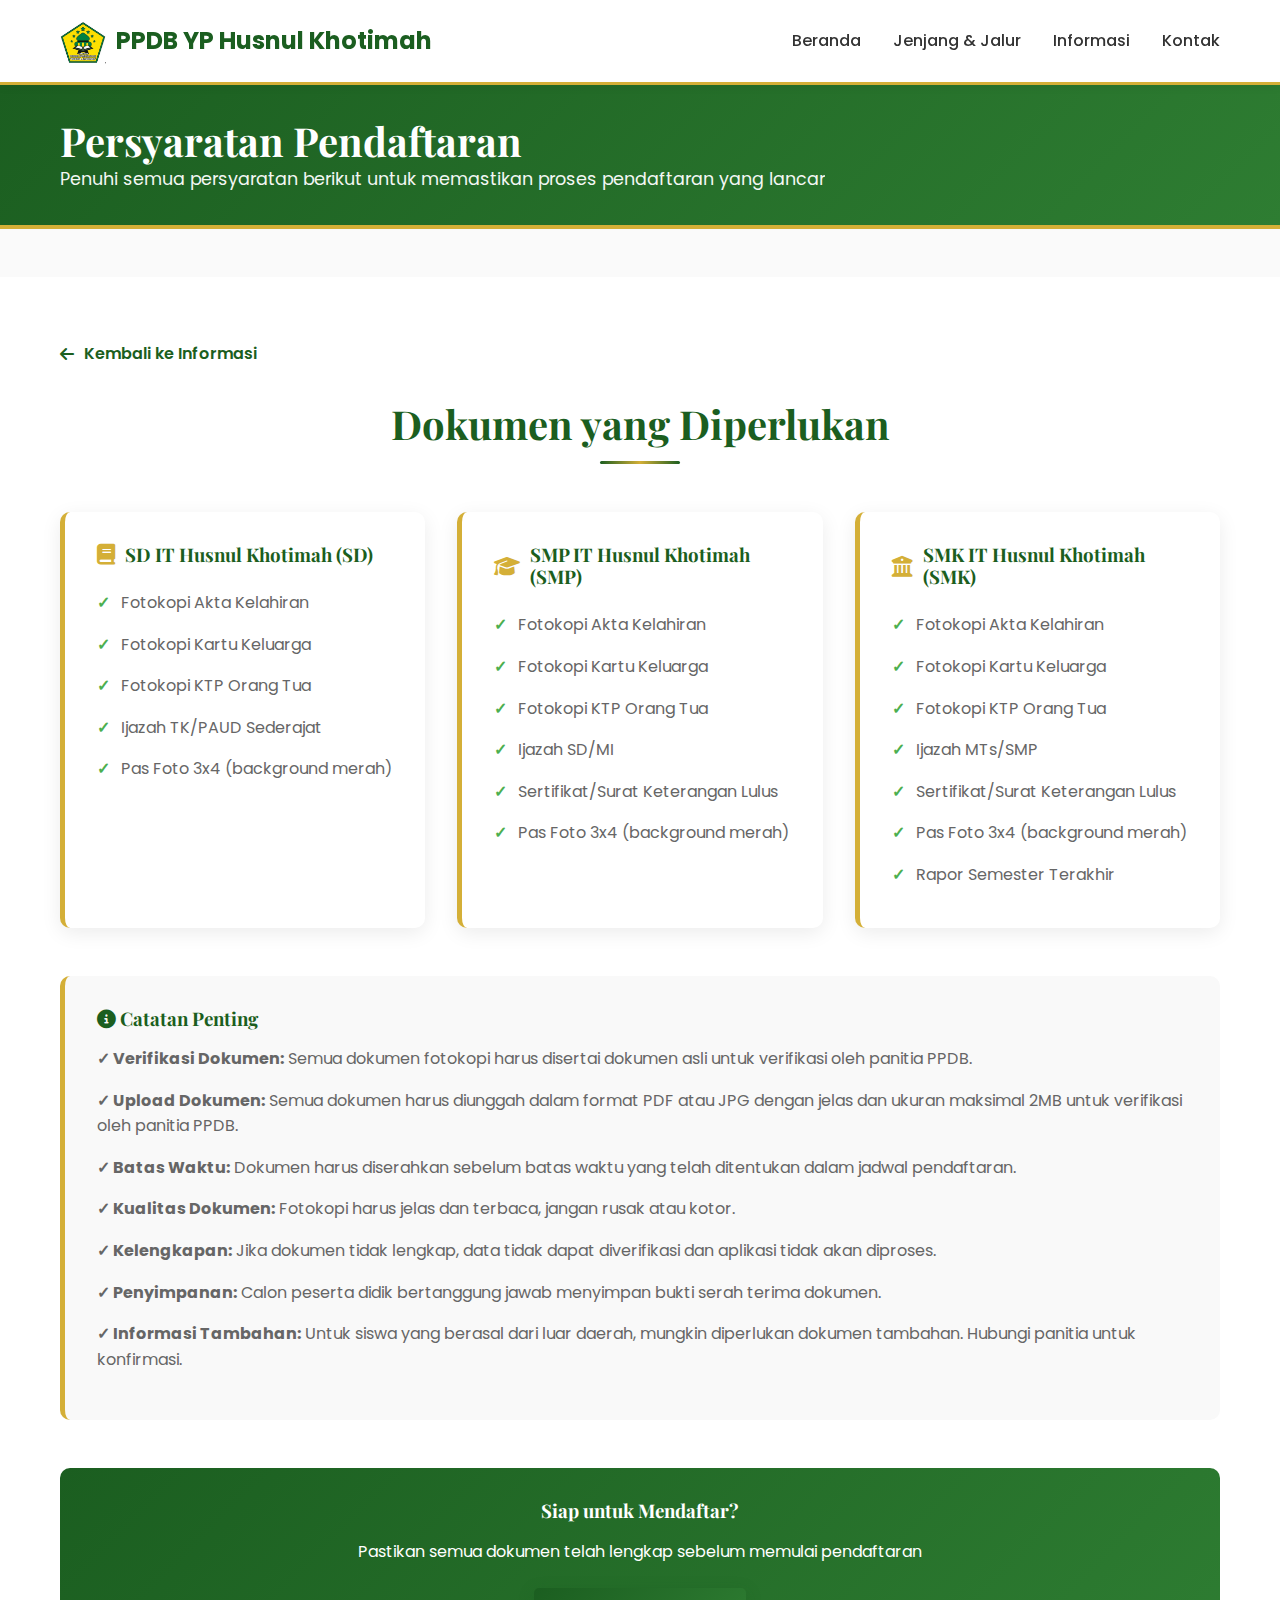
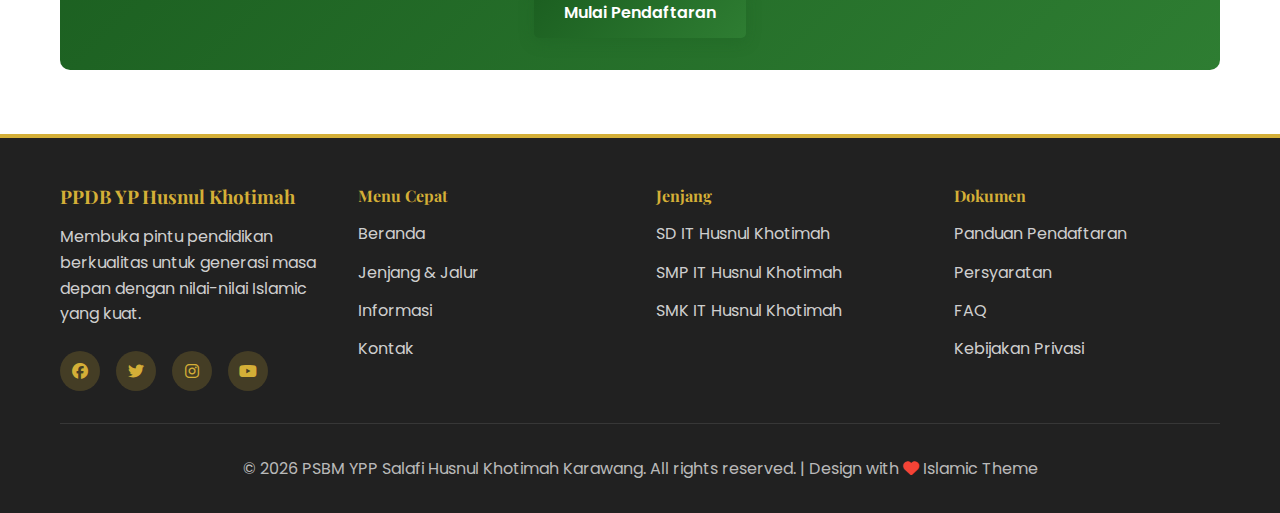
<file: persyaratan.html>
<!DOCTYPE html>
<html lang="id">
<head>
    <meta charset="UTF-8">
    <meta name="viewport" content="width=device-width, initial-scale=1.0">
    <title>Persyaratan Pendaftaran - Santri Baru</title>
    <link rel="stylesheet" href="css/style.css">
    <link rel="stylesheet" href="https://cdnjs.cloudflare.com/ajax/libs/font-awesome/6.4.0/css/all.min.css">
    <link href="https://fonts.googleapis.com/css2?family=Poppins:wght@300;400;500;600;700&family=Playfair+Display:wght@700&display=swap" rel="stylesheet">
    <style>
        .detail-section {
            padding: 4rem 0;
            background: white;
        }
        .detail-header {
            background: linear-gradient(135deg, #1b5e20 0%, #2e7d32 100%);
            color: white;
            padding: 2rem 0;
            margin-bottom: 3rem;
            border-bottom: 4px solid #d4af37;
        }
        .detail-header h1 {
            color: white;
            font-size: 2.5rem;
        }
        .detail-header p {
            font-size: 1.1rem;
            opacity: 0.95;
        }
        .requirement-list {
            display: grid;
            grid-template-columns: repeat(auto-fit, minmax(300px, 1fr));
            gap: 2rem;
        }
        .requirement-item {
            background: white;
            padding: 2rem;
            border-radius: 10px;
            border-left: 5px solid #d4af37;
            box-shadow: 0 5px 20px rgba(0, 0, 0, 0.08);
        }
        .requirement-item h3 {
            color: #1b5e20;
            margin-bottom: 1rem;
            display: flex;
            align-items: center;
            gap: 10px;
        }
        .requirement-item i {
            color: #d4af37;
            font-size: 1.3rem;
        }
        .requirement-item ul {
            list-style: none;
        }
        .requirement-item li {
            padding: 0.5rem 0;
            padding-left: 1.5rem;
            position: relative;
            color: #666;
        }
        .requirement-item li::before {
            content: "✓";
            position: absolute;
            left: 0;
            color: #4caf50;
            font-weight: bold;
        }
        .back-button {
            display: inline-block;
            margin-bottom: 2rem;
        }
        .back-button a {
            display: inline-flex;
            align-items: center;
            gap: 10px;
            color: #1b5e20;
            text-decoration: none;
            font-weight: 600;
            transition: all 0.3s ease;
        }
        .back-button a:hover {
            color: #d4af37;
            gap: 15px;
        }
    </style>
</head>
<body>
    <!-- Header/Navbar -->
    <header class="navbar">
        <div class="container">
            <div class="navbar-content">
                <div class="logo">
                    <img src="logo/logo yayasan.jpg" alt="Logo PPDB" class="logo-img">
                    <span>PPDB YP Husnul Khotimah</span>
                </div>
                <nav class="nav-menu" id="navMenu">
                    <ul>
                        <li><a href="index.html#home">Beranda</a></li>
                        <li><a href="index.html#jenjang">Jenjang & Jalur</a></li>
                        <li><a href="index.html#info">Informasi</a></li>
                        <li><a href="index.html#kontak">Kontak</a></li>
                    </ul>
                </nav>
                <div class="hamburger" id="hamburger">
                    <span></span>
                    <span></span>
                    <span></span>
                </div>
            </div>
        </div>
    </header>

    <!-- Detail Header -->
    <section class="detail-header">
        <div class="container">
            <h1>Persyaratan Pendaftaran</h1>
            <p>Penuhi semua persyaratan berikut untuk memastikan proses pendaftaran yang lancar</p>
        </div>
    </section>

    <!-- Detail Content -->
    <section class="detail-section">
        <div class="container">
            <div class="back-button">
                <a href="index.html#info"><i class="fas fa-arrow-left"></i> Kembali ke Informasi</a>
            </div>

            <h2 class="section-title">Dokumen yang Diperlukan</h2>

            <div class="requirement-list">
                <!-- SD IT Requirements -->
                <div class="requirement-item">
                    <h3>
                        <i class="fas fa-book"></i>
                        SD IT Husnul Khotimah (SD)
                    </h3>
                    <ul>
                        <li>Fotokopi Akta Kelahiran </li>
                        <li>Fotokopi Kartu Keluarga</li>
                        <li>Fotokopi KTP Orang Tua</li>
                        <li>Ijazah TK/PAUD Sederajat</li>
                        <li>Pas Foto 3x4 (background merah)</li>
                   </ul>
                </div>

                <!-- SMP IT Requirements -->
                <div class="requirement-item">
                    <h3>
                        <i class="fas fa-graduation-cap"></i>
                        SMP IT Husnul Khotimah (SMP)
                    </h3>
                    <ul>
                        <li>Fotokopi Akta Kelahiran</li>
                        <li>Fotokopi Kartu Keluarga</li>
                        <li>Fotokopi KTP Orang Tua</li>
                        <li>Ijazah SD/MI</li>
                        <li>Sertifikat/Surat Keterangan Lulus</li>
                        <li>Pas Foto 3x4 (background merah)</li>
                    </ul>
                </div>

                <!-- SMK IT Requirements -->
                <div class="requirement-item">
                    <h3>
                        <i class="fas fa-university"></i>
                        SMK IT Husnul Khotimah (SMK)
                    </h3>
                    <ul>
                        <li>Fotokopi Akta Kelahiran</li>
                        <li>Fotokopi Kartu Keluarga</li>
                        <li>Fotokopi KTP Orang Tua</li>
                        <li>Ijazah MTs/SMP</li>
                        <li>Sertifikat/Surat Keterangan Lulus</li>
                        <li>Pas Foto 3x4 (background merah)</li>
                        <li>Rapor Semester Terakhir</li>
                    </ul>
                </div>
            </div>

            <!-- Additional Notes -->
            <div style="margin-top: 3rem; padding: 2rem; background: #f9f9f9; border-radius: 10px; border-left: 5px solid #d4af37;">
                <h3 style="color: #1b5e20; margin-bottom: 1rem;">
                    <i class="fas fa-info-circle"></i> Catatan Penting
                </h3>
                <ul style="list-style: none; color: #666;">
                    <li style="margin-bottom: 1rem;">
                        <strong>✓ Verifikasi Dokumen:</strong> Semua dokumen fotokopi harus disertai dokumen asli untuk verifikasi oleh panitia PPDB.
                    </li>
                    <li style="margin-bottom: 1rem;">
                        <strong>✓ Upload Dokumen:</strong> Semua dokumen harus diunggah dalam format PDF atau JPG dengan jelas dan ukuran maksimal 2MB untuk verifikasi oleh panitia PPDB.
                    </li>
                    <li style="margin-bottom: 1rem;">
                        <strong>✓ Batas Waktu:</strong> Dokumen harus diserahkan sebelum batas waktu yang telah ditentukan dalam jadwal pendaftaran.
                    </li>
                    <li style="margin-bottom: 1rem;">
                        <strong>✓ Kualitas Dokumen:</strong> Fotokopi harus jelas dan terbaca, jangan rusak atau kotor.
                    </li>
                    <li style="margin-bottom: 1rem;">
                        <strong>✓ Kelengkapan:</strong> Jika dokumen tidak lengkap, data tidak dapat diverifikasi dan aplikasi tidak akan diproses.
                    </li>
                    <li style="margin-bottom: 1rem;">
                        <strong>✓ Penyimpanan:</strong> Calon peserta didik bertanggung jawab menyimpan bukti serah terima dokumen.
                    </li>
                    <li style="margin-bottom: 1rem;">
                        <strong>✓ Informasi Tambahan:</strong> Untuk siswa yang berasal dari luar daerah, mungkin diperlukan dokumen tambahan. Hubungi panitia untuk konfirmasi.
                    </li>
                </ul>
            </div>

            <!-- CTA Section -->
            <div style="margin-top: 3rem; text-align: center; padding: 2rem; background: linear-gradient(135deg, #1b5e20 0%, #2e7d32 100%); border-radius: 10px; color: white;">
                <h3 style="color: white; margin-bottom: 1rem;">Siap untuk Mendaftar?</h3>
                <p style="margin-bottom: 1.5rem; font-size: 1rem;">Pastikan semua dokumen telah lengkap sebelum memulai pendaftaran</p>
                <a href="index.html#daftar" class="btn btn-primary">Mulai Pendaftaran</a>
            </div>
        </div>
    </section>

    <!-- Footer -->
    <footer class="footer">
        <div class="container">
            <div class="footer-content">
                <div class="footer-section">
                    <h3>PPDB YP Husnul Khotimah</h3>
                    <p>Membuka pintu pendidikan berkualitas untuk generasi masa depan dengan nilai-nilai Islamic yang kuat.</p>
                    <div class="social-links">
                        <a href="#" title="Facebook"><i class="fab fa-facebook"></i></a>
                        <a href="#" title="Twitter"><i class="fab fa-twitter"></i></a>
                        <a href="#" title="Instagram"><i class="fab fa-instagram"></i></a>
                        <a href="#" title="YouTube"><i class="fab fa-youtube"></i></a>
                    </div>
                </div>
                <div class="footer-section">
                    <h4>Menu Cepat</h4>
                    <ul>
                        <li><a href="index.html#home">Beranda</a></li>
                        <li><a href="index.html#jenjang">Jenjang & Jalur</a></li>
                        <li><a href="index.html#info">Informasi</a></li>
                        <li><a href="index.html#kontak">Kontak</a></li>
                    </ul>
                </div>
                <div class="footer-section">
                    <h4>Jenjang</h4>
                    <ul>
                        <li><a href="index.html#jenjang">SD IT Husnul Khotimah</a></li>
                        <li><a href="index.html#jenjang">SMP IT Husnul Khotimah</a></li>
                        <li><a href="index.html#jenjang">SMK IT Husnul Khotimah</a></li>
                    </ul>
                </div>
                <div class="footer-section">
                    <h4>Dokumen</h4>
                    <ul>
                        <li><a href="panduan.html">Panduan Pendaftaran</a></li>
                        <li><a href="persyaratan.html">Persyaratan</a></li>
                        <li><a href="faq.html">FAQ</a></li>
                        <li><a href="#">Kebijakan Privasi</a></li>
                    </ul>
                </div>
            </div>
            <div class="footer-bottom">
                <p>&copy; 2026 PSBM YPP Salafi Husnul Khotimah Karawang. All rights reserved. | Design with <i class="fas fa-heart"></i> Islamic Theme</p>
            </div>
        </div>
    </footer>

    <script src="js/script.js"></script>
</body>
</html>
</file>
<file: css/style.css>
/* ===========================
   GLOBAL STYLES & VARIABLES
   =========================== */

:root {
    --primary-color: #1b5e20;
    --secondary-color: #d4af37;
    --accent-color: #f57c00;
    --light-color: #f5f5f5;
    --dark-color: #212121;
    --text-color: #333;
    --border-color: #e0e0e0;
    --success-color: #4caf50;
    --warning-color: #ff9800;
    --error-color: #f44336;
    --transition: all 0.3s ease;
}

* {
    margin: 0;
    padding: 0;
    box-sizing: border-box;
}

html {
    scroll-behavior: smooth;
}

body {
    font-family: 'Poppins', sans-serif;
    color: var(--text-color);
    line-height: 1.6;
    background-color: #fafafa;
}

.container {
    max-width: 1200px;
    margin: 0 auto;
    padding: 0 20px;
}

/* ===========================
   TYPOGRAPHY
   =========================== */

h1, h2, h3, h4, h5, h6 {
    font-family: 'Playfair Display', serif;
    font-weight: 700;
    line-height: 1.2;
    color: var(--primary-color);
}

.section-title {
    font-size: 2.5rem;
    text-align: center;
    margin-bottom: 3rem;
    position: relative;
    padding-bottom: 1rem;
}

.section-title::after {
    content: '';
    position: absolute;
    bottom: 0;
    left: 50%;
    transform: translateX(-50%);
    width: 80px;
    height: 3px;
    background: linear-gradient(to right, var(--primary-color), var(--secondary-color), var(--primary-color));
    border-radius: 2px;
}

/* ===========================
   BUTTONS
   =========================== */

.btn {
    display: inline-block;
    padding: 12px 30px;
    border: none;
    border-radius: 5px;
    font-weight: 600;
    text-decoration: none;
    cursor: pointer;
    transition: var(--transition);
    font-size: 1rem;
    text-align: center;
}

.btn-primary {
    background: linear-gradient(135deg, var(--primary-color) 0%, #2e7d32 100%);
    color: white;
    box-shadow: 0 4px 15px rgba(27, 94, 32, 0.3);
}

.btn-primary:hover {
    transform: translateY(-2px);
    box-shadow: 0 6px 20px rgba(27, 94, 32, 0.4);
}

.btn-secondary {
    background: white;
    color: var(--primary-color);
    border: 2px solid var(--primary-color);
}

.btn-secondary:hover {
    background: var(--primary-color);
    color: white;
    transform: translateY(-2px);
}

.btn-small {
    padding: 10px 20px;
    font-size: 0.9rem;
    margin-top: 1.5rem;
}

.btn-outline {
    background: transparent;
    color: var(--primary-color);
    border: 2px solid var(--primary-color);
}

.btn-outline:hover {
    background: var(--primary-color);
    color: white;
}

.btn-block {
    width: 100%;
    padding: 14px;
    font-size: 1.1rem;
    margin-top: 1rem;
}

/* ===========================
   NAVBAR/HEADER
   =========================== */

.navbar {
    background: white;
    box-shadow: 0 2px 10px rgba(0, 0, 0, 0.05);
    position: sticky;
    top: 0;
    z-index: 1000;
    border-bottom: 3px solid var(--secondary-color);
}

.navbar-content {
    display: flex;
    justify-content: space-between;
    align-items: center;
    padding: 1rem 0;
}

.logo {
    display: flex;
    align-items: center;
    gap: 10px;
    font-size: 1.5rem;
    font-weight: 700;
    color: var(--primary-color);
    text-decoration: none;
}

.logo i {
    font-size: 2rem;
    color: var(--secondary-color);
}

.logo-img {
    height: 50px;
    width: auto;
    object-fit: contain;
    transition: var(--transition);
}

.logo-img:hover {
    transform: scale(1.05);
}

.nav-menu ul {
    display: flex;
    list-style: none;
    gap: 2rem;
}

.nav-menu a {
    color: var(--text-color);
    text-decoration: none;
    font-weight: 500;
    position: relative;
    transition: var(--transition);
}

.nav-menu a::after {
    content: '';
    position: absolute;
    bottom: -5px;
    left: 0;
    width: 0;
    height: 2px;
    background: var(--secondary-color);
    transition: var(--transition);
}

.nav-menu a:hover {
    color: var(--primary-color);
}

.nav-menu a:hover::after {
    width: 100%;
}

.hamburger {
    display: none;
    flex-direction: column;
    cursor: pointer;
}

.hamburger span {
    width: 25px;
    height: 3px;
    background: var(--primary-color);
    margin: 5px 0;
    border-radius: 2px;
    transition: var(--transition);
}

/* ===========================
   HERO SECTION
   =========================== */

.hero {
    position: relative;
    min-height: 600px;
    background: linear-gradient(135deg, var(--primary-color) 0%, #1b5e20 50%, #2e7d32 100%);
    display: flex;
    align-items: center;
    justify-content: center;
    color: white;
    overflow: hidden;
}

.hero::before {
    content: '';
    position: absolute;
    top: 0;
    right: -10%;
    width: 400px;
    height: 400px;
    background: rgba(255, 255, 255, 0.05);
    border-radius: 50%;
}

.hero::after {
    content: '';
    position: absolute;
    bottom: -20%;
    left: 10%;
    width: 300px;
    height: 300px;
    background: rgba(212, 175, 55, 0.05);
    border-radius: 50%;
}

.hero-overlay {
    position: absolute;
    top: 0;
    left: 0;
    right: 0;
    bottom: 0;
    background: rgba(0, 0, 0, 0.3);
}

.hero-content {
    position: relative;
    z-index: 2;
    text-align: center;
    animation: fadeInUp 1s ease-out;
}

@keyframes fadeInUp {
    from {
        opacity: 0;
        transform: translateY(30px);
    }
    to {
        opacity: 1;
        transform: translateY(0);
    }
}

.hero-title {
    font-size: 3.5rem;
    margin-bottom: 1rem;
    color: white;
    text-shadow: 2px 2px 4px rgba(0, 0, 0, 0.2);
}

.hero-subtitle {
    font-size: 1.3rem;
    margin-bottom: 2rem;
    color: rgba(255, 255, 255, 0.9);
    opacity: 0.95;
}

.hero-cta {
    display: flex;
    gap: 1rem;
    justify-content: center;
    margin-bottom: 3rem;
    flex-wrap: wrap;
}

.islamic-ornament {
    font-size: 1.8rem;
    color: var(--secondary-color);
    font-weight: 700;
    margin-top: 2rem;
    letter-spacing: 2px;
    opacity: 0.9;
}

/* ===========================
   AJARAN SECTION
   =========================== */

.ajaran-section {
    padding: 4rem 0;
    background: white;
}

.ajaran-card {
    background: linear-gradient(135deg, var(--primary-color) 0%, #2e7d32 100%);
    color: white;
    padding: 3rem;
    border-radius: 10px;
    text-align: center;
    box-shadow: 0 8px 25px rgba(27, 94, 32, 0.15);
}

.ajaran-card h2 {
    color: var(--secondary-color);
    font-size: 2.2rem;
    margin-bottom: 1rem;
}

.ajaran-card p {
    font-size: 1.1rem;
    line-height: 1.8;
    max-width: 600px;
    margin: 0 auto;
}

/* ===========================
   JENJANG SECTION
   =========================== */

.jenjang-section {
    padding: 4rem 0;
    background: #f5f5f5;
}

.jenjang-grid {
    display: grid;
    grid-template-columns: repeat(auto-fit, minmax(320px, 1fr));
    gap: 2rem;
}

.jenjang-card {
    background: white;
    padding: 2rem;
    border-radius: 10px;
    box-shadow: 0 5px 20px rgba(0, 0, 0, 0.08);
    transition: var(--transition);
    border-top: 4px solid var(--secondary-color);
    text-align: center;
}

.jenjang-card:hover {
    transform: translateY(-10px);
    box-shadow: 0 10px 35px rgba(27, 94, 32, 0.15);
}

.jenjang-icon {
    width: 70px;
    height: 70px;
    background: linear-gradient(135deg, var(--primary-color) 0%, #2e7d32 100%);
    border-radius: 50%;
    display: flex;
    align-items: center;
    justify-content: center;
    margin: 0 auto 1.5rem;
    font-size: 2rem;
    color: white;
}

.jenjang-card h3 {
    font-size: 1.5rem;
    margin-bottom: 0.5rem;
}

.jenjang-info {
    color: var(--secondary-color);
    font-weight: 600;
    margin-bottom: 1.5rem;
    font-size: 1.1rem;
}

.jalur-list {
    text-align: left;
    list-style: none;
    margin-bottom: 1.5rem;
    max-height: 250px;
    overflow-y: auto;
}

.jalur-list li {
    padding: 0.5rem 0;
    display: flex;
    align-items: center;
    gap: 10px;
    border-bottom: 1px solid #f0f0f0;
}

.jalur-num {
    display: inline-block;
    width: 25px;
    height: 25px;
    background: var(--secondary-color);
    color: var(--primary-color);
    border-radius: 50%;
    text-align: center;
    line-height: 25px;
    font-size: 0.8rem;
    font-weight: 700;
    flex-shrink: 0;
}

/* ===========================
   TIMELINE SECTION
   =========================== */

.timeline-section {
    padding: 4rem 0;
    background: white;
}

.timeline {
    display: grid;
    grid-template-columns: repeat(auto-fit, minmax(250px, 1fr));
    gap: 2rem;
}

.timeline-item {
    text-align: center;
    padding: 2rem;
    background: #f9f9f9;
    border-radius: 10px;
    transition: var(--transition);
    position: relative;
}

.timeline-item:hover {
    background: white;
    box-shadow: 0 5px 20px rgba(0, 0, 0, 0.08);
    transform: translateY(-5px);
}

.timeline-marker {
    width: 60px;
    height: 60px;
    background: linear-gradient(135deg, var(--primary-color) 0%, #2e7d32 100%);
    border-radius: 50%;
    display: flex;
    align-items: center;
    justify-content: center;
    margin: 0 auto 1.5rem;
    color: white;
    font-size: 1.5rem;
    box-shadow: 0 4px 15px rgba(27, 94, 32, 0.2);
}

.timeline-item h3 {
    font-size: 1.2rem;
    margin-bottom: 0.5rem;
}

.timeline-item p {
    color: var(--secondary-color);
    font-weight: 600;
}

/* ===========================
   INFO SECTION
   =========================== */

.info-section {
    padding: 4rem 0;
    background: linear-gradient(135deg, #f5f5f5 0%, white 100%);
}

.info-grid {
    display: grid;
    grid-template-columns: repeat(auto-fit, minmax(300px, 1fr));
    gap: 2rem;
}

.info-card {
    background: white;
    padding: 2rem;
    border-radius: 10px;
    box-shadow: 0 5px 20px rgba(0, 0, 0, 0.08);
    text-align: center;
    transition: var(--transition);
}

.info-card:hover {
    box-shadow: 0 10px 35px rgba(27, 94, 32, 0.15);
    transform: translateY(-5px);
}

.info-icon {
    width: 60px;
    height: 60px;
    background: linear-gradient(135deg, var(--primary-color) 0%, #2e7d32 100%);
    border-radius: 10px;
    display: flex;
    align-items: center;
    justify-content: center;
    margin: 0 auto 1.5rem;
    color: white;
    font-size: 1.8rem;
}

.info-card h3 {
    font-size: 1.3rem;
    margin-bottom: 1rem;
}

.info-card p {
    color: #666;
    margin-bottom: 1.5rem;
}

.link-arrow {
    color: var(--primary-color);
    text-decoration: none;
    font-weight: 600;
    transition: var(--transition);
    display: inline-block;
}

.link-arrow:hover {
    color: var(--secondary-color);
    gap: 5px;
}

/* ===========================
   NEWS SECTION
   =========================== */

.news-section {
    padding: 4rem 0;
    background: #f5f5f5;
}

.news-grid {
    display: grid;
    grid-template-columns: repeat(auto-fit, minmax(320px, 1fr));
    gap: 2rem;
    margin-bottom: 2rem;
}

.news-card {
    background: white;
    border-radius: 10px;
    overflow: hidden;
    box-shadow: 0 5px 20px rgba(0, 0, 0, 0.08);
    transition: var(--transition);
    display: flex;
    flex-direction: column;
}

.news-card:hover {
    transform: translateY(-8px);
    box-shadow: 0 10px 35px rgba(27, 94, 32, 0.15);
}

.news-date {
    background: linear-gradient(135deg, var(--primary-color) 0%, #2e7d32 100%);
    color: white;
    padding: 1rem 1.5rem;
    font-size: 0.9rem;
    font-weight: 600;
}

.news-card h3 {
    padding: 1.5rem;
    padding-bottom: 0.5rem;
    font-size: 1.2rem;
}

.news-card p {
    padding: 0 1.5rem;
    color: #666;
    flex-grow: 1;
}

.read-more {
    display: inline-block;
    padding: 1.5rem;
    color: var(--primary-color);
    text-decoration: none;
    font-weight: 600;
    transition: var(--transition);
}

.read-more:hover {
    color: var(--secondary-color);
}

.view-all {
    text-align: center;
}

/* ===========================
   DAFTAR SECTION
   =========================== */

.daftar-section {
    padding: 4rem 0;
    background: linear-gradient(135deg, var(--primary-color) 0%, #2e7d32 100%);
}

.daftar-card {
    background: white;
    padding: 3rem;
    border-radius: 10px;
    max-width: 600px;
    margin: 0 auto;
    box-shadow: 0 10px 40px rgba(0, 0, 0, 0.2);
}

.daftar-card h2 {
    text-align: center;
    margin-bottom: 1rem;
}

.daftar-card > p {
    text-align: center;
    color: #666;
    margin-bottom: 2rem;
}

.daftar-form {
    display: flex;
    flex-direction: column;
}

.form-group {
    margin-bottom: 1.5rem;
}

.form-group input,
.form-group select,
.form-group textarea {
    width: 100%;
    padding: 12px;
    border: 2px solid var(--border-color);
    border-radius: 5px;
    font-family: 'Poppins', sans-serif;
    font-size: 1rem;
    transition: var(--transition);
}

.form-group input:focus,
.form-group select:focus,
.form-group textarea:focus {
    outline: none;
    border-color: var(--primary-color);
    box-shadow: 0 0 0 3px rgba(27, 94, 32, 0.1);
}

/* ===========================
   KONTAK SECTION
   =========================== */

.kontak-section {
    padding: 4rem 0;
    background: #f5f5f5;
}

.kontak-grid {
    display: grid;
    grid-template-columns: 1fr 1fr;
    gap: 3rem;
}

.kontak-info h3 {
    font-size: 1.5rem;
    margin-bottom: 2rem;
}

.kontak-item {
    display: flex;
    gap: 1.5rem;
    margin-bottom: 2rem;
    align-items: flex-start;
}

.kontak-item i {
    font-size: 1.5rem;
    color: var(--primary-color);
    margin-top: 0.5rem;
    width: 30px;
    text-align: center;
}

.kontak-item h4 {
    font-size: 1.1rem;
    margin-bottom: 0.5rem;
}

.kontak-item p {
    color: #666;
    font-size: 0.95rem;
}

.kontak-form h3 {
    font-size: 1.5rem;
    margin-bottom: 1.5rem;
}

.kontak-form input,
.kontak-form textarea {
    width: 100%;
    padding: 12px;
    margin-bottom: 1.5rem;
    border: 2px solid var(--border-color);
    border-radius: 5px;
    font-family: 'Poppins', sans-serif;
    font-size: 1rem;
    transition: var(--transition);
}

.kontak-form input:focus,
.kontak-form textarea:focus {
    outline: none;
    border-color: var(--primary-color);
    box-shadow: 0 0 0 3px rgba(27, 94, 32, 0.1);
}

/* ===========================
   FOOTER
   =========================== */

.footer {
    background: var(--dark-color);
    color: white;
    padding: 3rem 0 0;
    border-top: 4px solid var(--secondary-color);
}

.footer-content {
    display: grid;
    grid-template-columns: repeat(auto-fit, minmax(250px, 1fr));
    gap: 2rem;
    margin-bottom: 2rem;
}

.footer-section h3,
.footer-section h4 {
    color: var(--secondary-color);
    margin-bottom: 1rem;
}

.footer-section p {
    color: rgba(255, 255, 255, 0.8);
    margin-bottom: 1.5rem;
    line-height: 1.6;
}

.footer-section ul {
    list-style: none;
}

.footer-section ul li {
    margin-bottom: 0.8rem;
}

.footer-section ul a {
    color: rgba(255, 255, 255, 0.8);
    text-decoration: none;
    transition: var(--transition);
}

.footer-section ul a:hover {
    color: var(--secondary-color);
    padding-left: 5px;
}

.social-links {
    display: flex;
    gap: 1rem;
    margin-top: 1rem;
}

.social-links a {
    display: inline-flex;
    align-items: center;
    justify-content: center;
    width: 40px;
    height: 40px;
    background: rgba(212, 175, 55, 0.2);
    border-radius: 50%;
    color: var(--secondary-color);
    text-decoration: none;
    transition: var(--transition);
}

.social-links a:hover {
    background: var(--secondary-color);
    color: var(--primary-color);
    transform: scale(1.1);
}

.footer-bottom {
    border-top: 1px solid rgba(255, 255, 255, 0.1);
    padding: 2rem 0;
    text-align: center;
    color: rgba(255, 255, 255, 0.7);
}

.footer-bottom i {
    color: var(--error-color);
    animation: heartbeat 1s ease-in-out infinite;
}

@keyframes heartbeat {
    0%, 100% {
        transform: scale(1);
    }
    50% {
        transform: scale(1.2);
    }
}

/* ===========================
   PROGRAM UNGGULAN SECTION
   =========================== */

.program-section {
    padding: 4rem 0;
    background: linear-gradient(135deg, #f5f5f5 0%, white 100%);
}

.program-carousel {
    display: block;
    margin-top: 2rem;
}

.programs-wrapper {
    overflow: hidden;
    border-radius: 10px;
}

.programs-container {
    display: flex;
    gap: 2rem;
    scroll-behavior: smooth;
    transition: transform 0.5s ease;
}

.program-card {
    flex: 0 0 calc(100% / 3);
    background: white;
    padding: 2rem;
    border-radius: 10px;
    box-shadow: 0 5px 20px rgba(0, 0, 0, 0.08);
    transition: var(--transition);
    border-top: 4px solid var(--secondary-color);
    display: flex;
    flex-direction: column;
}

.program-card:hover {
    transform: translateY(-10px);
    box-shadow: 0 10px 35px rgba(27, 94, 32, 0.15);
}

.program-icon {
    width: 70px;
    height: 70px;
    background: linear-gradient(135deg, var(--primary-color) 0%, #2e7d32 100%);
    border-radius: 50%;
    display: flex;
    align-items: center;
    justify-content: center;
    margin: 0 auto 1.5rem;
    font-size: 2rem;
    color: white;
    box-shadow: 0 4px 15px rgba(27, 94, 32, 0.2);
}

.program-card h3 {
    font-size: 1.3rem;
    margin-bottom: 1rem;
    color: var(--primary-color);
    text-align: center;
}

.program-card p {
    color: #666;
    font-size: 0.95rem;
    line-height: 1.6;
    margin-bottom: 1.5rem;
    flex-grow: 1;
}

.program-features {
    display: flex;
    flex-direction: column;
    gap: 0.8rem;
    border-top: 2px solid #f0f0f0;
    padding-top: 1rem;
}

.program-features span {
    display: flex;
    align-items: center;
    gap: 10px;
    color: #555;
    font-size: 0.9rem;
}

.program-features i {
    color: var(--secondary-color);
    font-size: 0.85rem;
}

/* Button Container */
.button-container {
    display: flex;
    justify-content: center;
    margin-top: 2rem;
}

.btn-next {
    background: linear-gradient(135deg, var(--primary-color) 0%, #2e7d32 100%);
    color: white;
    border: none;
    padding: 0.8rem 2.5rem;
    border-radius: 5px;
    cursor: pointer;
    font-size: 1rem;
    font-weight: 600;
    transition: var(--transition);
    box-shadow: 0 4px 15px rgba(27, 94, 32, 0.3);
}

.btn-next:hover {
    transform: translateY(-2px);
    box-shadow: 0 6px 20px rgba(27, 94, 32, 0.4);
}

.btn-next:active {
    transform: translateY(0);
}

/* ===========================
   ANIMATIONS
   =========================== */

/* ===========================
   RESPONSIVE DESIGN
   =========================== */

@media (max-width: 768px) {
    .program-card {
        flex: 0 0 calc(100% / 2);
    }

    .nav-menu {
        position: absolute;
        top: 70px;
        left: 0;
        right: 0;
        background: white;
        flex-direction: column;
        display: none;
        box-shadow: 0 5px 10px rgba(0, 0, 0, 0.1);
        z-index: 999;
    }

    .nav-menu.active {
        display: flex;
    }

    .nav-menu ul {
        flex-direction: column;
        gap: 0;
        width: 100%;
    }

    .nav-menu ul li {
        border-bottom: 1px solid #f0f0f0;
    }

    .nav-menu a {
        display: block;
        padding: 1rem;
    }

    .hero {
        min-height: 400px;
    }

    .hero-title {
        font-size: 2.5rem;
    }

    .hero-subtitle {
        font-size: 1.1rem;
    }

    .hero-cta {
        flex-direction: column;
        align-items: center;
    }

    .hero-cta a {
        width: 100%;
        max-width: 300px;
    }

    .section-title {
        font-size: 1.8rem;
        margin-bottom: 2rem;
    }

    .jenjang-grid,
    .news-grid,
    .info-grid {
        grid-template-columns: 1fr;
    }

    .kontak-grid {
        grid-template-columns: 1fr;
    }

    .timeline {
        grid-template-columns: 1fr;
    }

    .daftar-card {
        padding: 2rem;
    }

    .footer-content {
        grid-template-columns: 1fr;
    }

    .program-carousel {
        margin-top: 1.5rem;
    }

    .carousel-btn {
        display: none;
    }

    .program-card {
        flex: 0 0 calc(50% - 1rem);
    }

    .btn-next {
        padding: 0.7rem 2rem;
        font-size: 0.9rem;
    }
}

@media (max-width: 480px) {
    .program-card {
        flex: 0 0 100%;
    }

    .logo {
        font-size: 1.2rem;
    }

    .logo i {
        font-size: 1.5rem;
    }

    .logo-img {
        height: 40px;
    }

    .hero {
        min-height: 350px;
    }

    .hero-title {
        font-size: 1.8rem;
    }

    .hero-subtitle {
        font-size: 0.95rem;
    }

    .btn {
        padding: 10px 20px;
        font-size: 0.9rem;
    }

    .section-title {
        font-size: 1.5rem;
    }

    .ajaran-card {
        padding: 2rem 1rem;
    }

    .jenjang-card h3 {
        font-size: 1.2rem;
    }

    .form-group input,
    .form-group select,
    .form-group textarea,
    .kontak-form input,
    .kontak-form textarea {
        padding: 10px;
    }

    .daftar-card {
        padding: 1.5rem;
    }

    .kontak-item {
        flex-direction: column;
    }

    .program-carousel {
        margin-top: 1rem;
    }

    .carousel-btn {
        display: none;
    }

    .program-card {
        flex: 0 0 100%;
        padding: 1.5rem;
    }

    .program-icon {
        width: 60px;
        height: 60px;
        font-size: 1.5rem;
    }

    .program-card h3 {
        font-size: 1.1rem;
    }

    .program-card p {
        font-size: 0.85rem;
    }

    .btn-next {
        padding: 0.6rem 1.5rem;
        font-size: 0.85rem;
    }
}

/* ===========================
   ANIMATION & EFFECTS
   =========================== */

@keyframes slideInLeft {
    from {
        opacity: 0;
        transform: translateX(-50px);
    }
    to {
        opacity: 1;
        transform: translateX(0);
    }
}

@keyframes slideInRight {
    from {
        opacity: 0;
        transform: translateX(50px);
    }
    to {
        opacity: 1;
        transform: translateX(0);
    }
}

.jenjang-card {
    animation: fadeInUp 0.6s ease-out;
}

@keyframes fadeInUp {
    from {
        opacity: 0;
        transform: translateY(30px);
    }
    to {
        opacity: 1;
        transform: translateY(0);
    }
}

/* Scrollbar Styling */
::-webkit-scrollbar {
    width: 10px;
}

::-webkit-scrollbar-track {
    background: #f1f1f1;
}

::-webkit-scrollbar-thumb {
    background: var(--primary-color);
    border-radius: 5px;
}

::-webkit-scrollbar-thumb:hover {
    background: #2e7d32;
}
</file>
